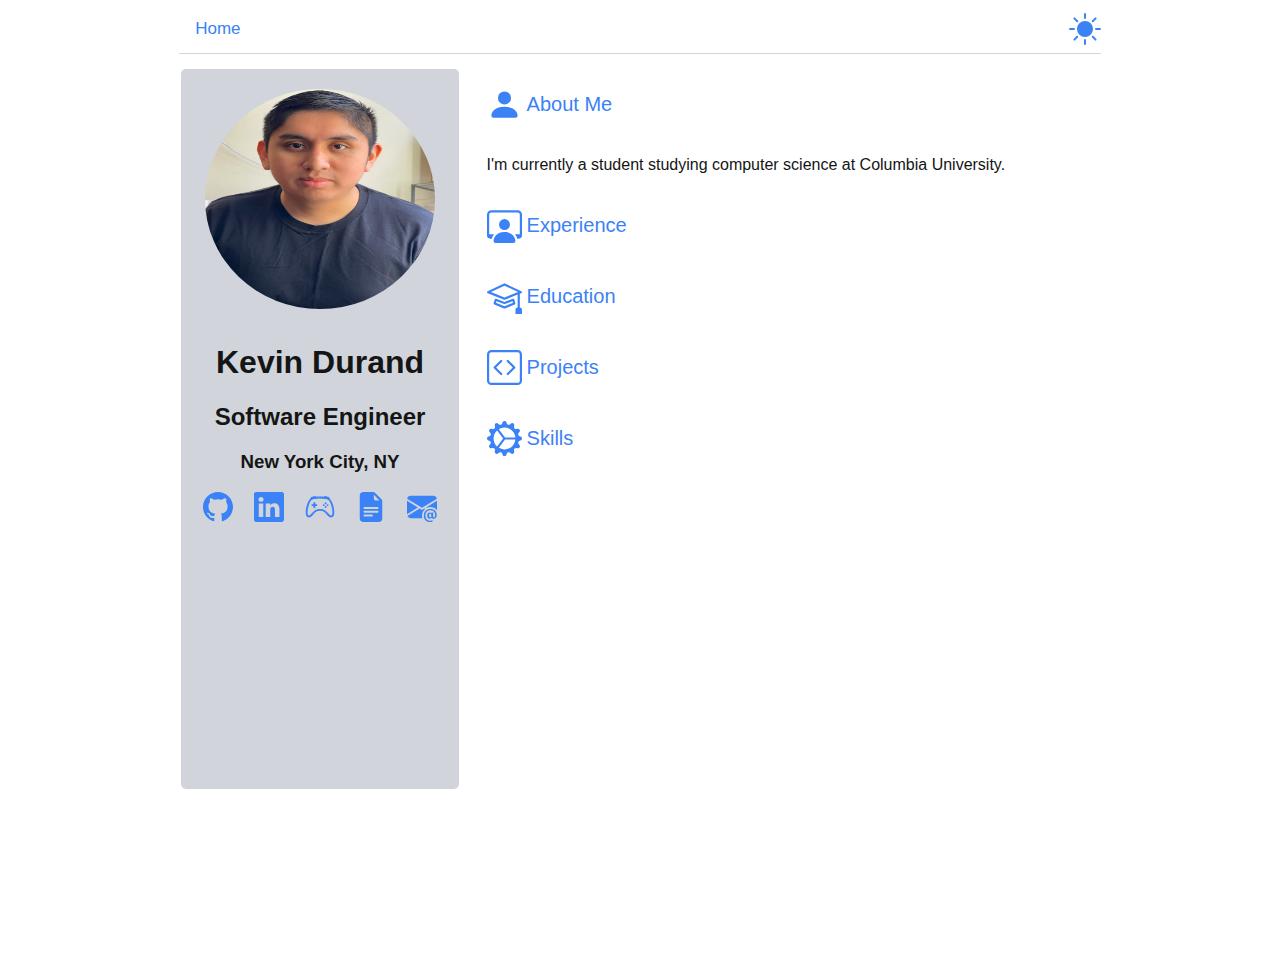
<file: index.html>
<!DOCTYPE html>
<html lang="en" data-theme="light">

<head>
    <meta charset="UTF-8">
    <meta name="viewport" content="width=device-width, initial-scale=1.0">
    <link rel="icon" type="image/x-icon" href="./images/favicon.ico">
    <link rel="stylesheet" href="./normalize.css">
    <link rel="stylesheet" href="./style.css">
    <script src="./main.js"></script>
    <title>Kevin Durand</title>
</head>
<!-- https://icons.getbootstrap.com/?q=file#usage icons!!! -->

<body>
    <nav>
        <a href="#">Home</a>
        <!-- <a href="#">Blog</a> -->
        <button onclick="toggleMode()" id="modebtn">
            <svg xmlns="http://www.w3.org/2000/svg" width="16" height="16" fill="currentColor" class="bi bi-sun-fill"
                viewBox="0 0 16 16">
                <path
                    d="M8 12a4 4 0 1 0 0-8 4 4 0 0 0 0 8M8 0a.5.5 0 0 1 .5.5v2a.5.5 0 0 1-1 0v-2A.5.5 0 0 1 8 0m0 13a.5.5 0 0 1 .5.5v2a.5.5 0 0 1-1 0v-2A.5.5 0 0 1 8 13m8-5a.5.5 0 0 1-.5.5h-2a.5.5 0 0 1 0-1h2a.5.5 0 0 1 .5.5M3 8a.5.5 0 0 1-.5.5h-2a.5.5 0 0 1 0-1h2A.5.5 0 0 1 3 8m10.657-5.657a.5.5 0 0 1 0 .707l-1.414 1.415a.5.5 0 1 1-.707-.708l1.414-1.414a.5.5 0 0 1 .707 0m-9.193 9.193a.5.5 0 0 1 0 .707L3.05 13.657a.5.5 0 0 1-.707-.707l1.414-1.414a.5.5 0 0 1 .707 0m9.193 2.121a.5.5 0 0 1-.707 0l-1.414-1.414a.5.5 0 0 1 .707-.707l1.414 1.414a.5.5 0 0 1 0 .707M4.464 4.465a.5.5 0 0 1-.707 0L2.343 3.05a.5.5 0 1 1 .707-.707l1.414 1.414a.5.5 0 0 1 0 .708" />
            </svg>
        </button>
    </nav>
    <main>
        <aside id="profilebox">
            <div id="imgbox">
                <img src="./images/me.JPG" alt="profile photo">
            </div>
            <h1>Kevin Durand</h1>
            <h2>Software Engineer</h2>
            <h3>New York City, NY</h3>
            <div id="iconspan">
                <div class="icon-container">
                    <a href="https://github.com/kd993595" target="_blank" title="Github Profile Page">
                        <svg xmlns="http://www.w3.org/2000/svg" width="16" height="16" fill="currentColor"
                            class="bi bi-github" viewBox="0 0 16 16">
                            <path
                                d="M8 0C3.58 0 0 3.58 0 8c0 3.54 2.29 6.53 5.47 7.59.4.07.55-.17.55-.38 0-.19-.01-.82-.01-1.49-2.01.37-2.53-.49-2.69-.94-.09-.23-.48-.94-.82-1.13-.28-.15-.68-.52-.01-.53.63-.01 1.08.58 1.23.82.72 1.21 1.87.87 2.33.66.07-.52.28-.87.51-1.07-1.78-.2-3.64-.89-3.64-3.95 0-.87.31-1.59.82-2.15-.08-.2-.36-1.02.08-2.12 0 0 .67-.21 2.2.82.64-.18 1.32-.27 2-.27s1.36.09 2 .27c1.53-1.04 2.2-.82 2.2-.82.44 1.1.16 1.92.08 2.12.51.56.82 1.27.82 2.15 0 3.07-1.87 3.75-3.65 3.95.29.25.54.73.54 1.48 0 1.07-.01 1.93-.01 2.2 0 .21.15.46.55.38A8.01 8.01 0 0 0 16 8c0-4.42-3.58-8-8-8" />
                        </svg>
                    </a>
                </div>
                <div class="icon-container">
                    <a href="https://www.linkedin.com/in/kevin-durand-42310b2a4/" target="_blank" title="Linked Profile">
                        <svg xmlns="http://www.w3.org/2000/svg" width="16" height="16" fill="currentColor"
                            class="bi bi-linkedin" viewBox="0 0 16 16">
                            <path
                                d="M0 1.146C0 .513.526 0 1.175 0h13.65C15.474 0 16 .513 16 1.146v13.708c0 .633-.526 1.146-1.175 1.146H1.175C.526 16 0 15.487 0 14.854zm4.943 12.248V6.169H2.542v7.225zm-1.2-8.212c.837 0 1.358-.554 1.358-1.248-.015-.709-.52-1.248-1.342-1.248S2.4 3.226 2.4 3.934c0 .694.521 1.248 1.327 1.248zm4.908 8.212V9.359c0-.216.016-.432.08-.586.173-.431.568-.878 1.232-.878.869 0 1.216.662 1.216 1.634v3.865h2.401V9.25c0-2.22-1.184-3.252-2.764-3.252-1.274 0-1.845.7-2.165 1.193v.025h-.016l.016-.025V6.169h-2.4c.03.678 0 7.225 0 7.225z" />
                        </svg>
                    </a>
                </div>
                <div class="icon-container">
                    <a href="https://ch.tetr.io/u/platinumkev17" target="_blank" title="Tetris Account">
                        <svg xmlns="http://www.w3.org/2000/svg" width="16" height="16" fill="currentColor"
                            class="bi bi-controller" viewBox="0 0 16 16">
                            <path
                                d="M11.5 6.027a.5.5 0 1 1-1 0 .5.5 0 0 1 1 0m-1.5 1.5a.5.5 0 1 0 0-1 .5.5 0 0 0 0 1m2.5-.5a.5.5 0 1 1-1 0 .5.5 0 0 1 1 0m-1.5 1.5a.5.5 0 1 0 0-1 .5.5 0 0 0 0 1m-6.5-3h1v1h1v1h-1v1h-1v-1h-1v-1h1z" />
                            <path
                                d="M3.051 3.26a.5.5 0 0 1 .354-.613l1.932-.518a.5.5 0 0 1 .62.39c.655-.079 1.35-.117 2.043-.117.72 0 1.443.041 2.12.126a.5.5 0 0 1 .622-.399l1.932.518a.5.5 0 0 1 .306.729q.211.136.373.297c.408.408.78 1.05 1.095 1.772.32.733.599 1.591.805 2.466s.34 1.78.364 2.606c.024.816-.059 1.602-.328 2.21a1.42 1.42 0 0 1-1.445.83c-.636-.067-1.115-.394-1.513-.773-.245-.232-.496-.526-.739-.808-.126-.148-.25-.292-.368-.423-.728-.804-1.597-1.527-3.224-1.527s-2.496.723-3.224 1.527c-.119.131-.242.275-.368.423-.243.282-.494.575-.739.808-.398.38-.877.706-1.513.773a1.42 1.42 0 0 1-1.445-.83c-.27-.608-.352-1.395-.329-2.21.024-.826.16-1.73.365-2.606.206-.875.486-1.733.805-2.466.315-.722.687-1.364 1.094-1.772a2.3 2.3 0 0 1 .433-.335l-.028-.079zm2.036.412c-.877.185-1.469.443-1.733.708-.276.276-.587.783-.885 1.465a14 14 0 0 0-.748 2.295 12.4 12.4 0 0 0-.339 2.406c-.022.755.062 1.368.243 1.776a.42.42 0 0 0 .426.24c.327-.034.61-.199.929-.502.212-.202.4-.423.615-.674.133-.156.276-.323.44-.504C4.861 9.969 5.978 9.027 8 9.027s3.139.942 3.965 1.855c.164.181.307.348.44.504.214.251.403.472.615.674.318.303.601.468.929.503a.42.42 0 0 0 .426-.241c.18-.408.265-1.02.243-1.776a12.4 12.4 0 0 0-.339-2.406 14 14 0 0 0-.748-2.295c-.298-.682-.61-1.19-.885-1.465-.264-.265-.856-.523-1.733-.708-.85-.179-1.877-.27-2.913-.27s-2.063.091-2.913.27" />
                        </svg>
                    </a>
                </div>
                <div class="icon-container">
                    <a href="/assets/Resume.pdf" target="_blank" title="Resume Copy">
                        <svg xmlns="http://www.w3.org/2000/svg" width="16" height="16" fill="currentColor"
                            class="bi bi-file-earmark-text-fill" viewBox="0 0 16 16">
                            <path
                                d="M9.293 0H4a2 2 0 0 0-2 2v12a2 2 0 0 0 2 2h8a2 2 0 0 0 2-2V4.707A1 1 0 0 0 13.707 4L10 .293A1 1 0 0 0 9.293 0M9.5 3.5v-2l3 3h-2a1 1 0 0 1-1-1M4.5 9a.5.5 0 0 1 0-1h7a.5.5 0 0 1 0 1zM4 10.5a.5.5 0 0 1 .5-.5h7a.5.5 0 0 1 0 1h-7a.5.5 0 0 1-.5-.5m.5 2.5a.5.5 0 0 1 0-1h4a.5.5 0 0 1 0 1z" />
                        </svg>
                    </a>
                </div>
                <div class="icon-container">
                    <a href="mailto:kpd2136@columbia.edu" title="Email">
                        <svg xmlns="http://www.w3.org/2000/svg" width="16" height="16" fill="currentColor" class="bi bi-envelope-at-fill" viewBox="0 0 16 16">
                            <path d="M2 2A2 2 0 0 0 .05 3.555L8 8.414l7.95-4.859A2 2 0 0 0 14 2zm-2 9.8V4.698l5.803 3.546zm6.761-2.97-6.57 4.026A2 2 0 0 0 2 14h6.256A4.5 4.5 0 0 1 8 12.5a4.49 4.49 0 0 1 1.606-3.446l-.367-.225L8 9.586zM16 9.671V4.697l-5.803 3.546.338.208A4.5 4.5 0 0 1 12.5 8c1.414 0 2.675.652 3.5 1.671"/>
                            <path d="M15.834 12.244c0 1.168-.577 2.025-1.587 2.025-.503 0-1.002-.228-1.12-.648h-.043c-.118.416-.543.643-1.015.643-.77 0-1.259-.542-1.259-1.434v-.529c0-.844.481-1.4 1.26-1.4.585 0 .87.333.953.63h.03v-.568h.905v2.19c0 .272.18.42.411.42.315 0 .639-.415.639-1.39v-.118c0-1.277-.95-2.326-2.484-2.326h-.04c-1.582 0-2.64 1.067-2.64 2.724v.157c0 1.867 1.237 2.654 2.57 2.654h.045c.507 0 .935-.07 1.18-.18v.731c-.219.1-.643.175-1.237.175h-.044C10.438 16 9 14.82 9 12.646v-.214C9 10.36 10.421 9 12.485 9h.035c2.12 0 3.314 1.43 3.314 3.034zm-4.04.21v.227c0 .586.227.8.581.8.31 0 .564-.17.564-.743v-.367c0-.516-.275-.708-.572-.708-.346 0-.573.245-.573.791"/>
                          </svg>
                    </a>
                </div>
            </div>
        </aside>
        <section>
            <div class="boxes">
                <button class="collapsible"><svg xmlns="http://www.w3.org/2000/svg" width="16" height="16"
                        fill="currentColor" class="bi bi-person-fill" viewBox="0 0 16 16">
                        <path d="M3 14s-1 0-1-1 1-4 6-4 6 3 6 4-1 1-1 1zm5-6a3 3 0 1 0 0-6 3 3 0 0 0 0 6" />
                    </svg>About Me</button>
                <div class="content">
                    <p>I'm currently a student studying computer science at Columbia University.</p>
                </div>
            </div>
            <div class="boxes">
                <button class="collapsible"><svg xmlns="http://www.w3.org/2000/svg" width="16" height="16"
                        fill="currentColor" class="bi bi-person-workspace" viewBox="0 0 16 16">
                        <path d="M4 16s-1 0-1-1 1-4 5-4 5 3 5 4-1 1-1 1zm4-5.95a2.5 2.5 0 1 0 0-5 2.5 2.5 0 0 0 0 5" />
                        <path
                            d="M2 1a2 2 0 0 0-2 2v9.5A1.5 1.5 0 0 0 1.5 14h.653a5.4 5.4 0 0 1 1.066-2H1V3a1 1 0 0 1 1-1h12a1 1 0 0 1 1 1v9h-2.219c.554.654.89 1.373 1.066 2h.653a1.5 1.5 0 0 0 1.5-1.5V3a2 2 0 0 0-2-2z" />
                    </svg>Experience</button>
                <div class="content">
                    <h4>Research Software Engineer Intern</h4>
                    <p>Summer 2025 - <a href="https://www.voloridge.com/">Voloridge</a></p>
                    <ul>
                        <li>Optimize systems to perform data analysis from data pipeline</li>
                        <li>Created new tooling using C++ for visualization of data</li>
                    </ul>
                    <h4>Research Lab Assistant</h4>
                    <p>Fall 2024 - <a href="https://lab.history.columbia.edu/">History Lab</a></p>
                    <ul>
                        <li>Create Knowledge Graph from existing entity relationship data</li>
                        <li>Aggregate and connect information from sources such as <a
                                href="https://www.wikidata.org/wiki/Wikidata:Main_Page">Wikidata</a></li>
                        <li>Create RAG pipeline from Knowledge Graph for natural language querying</li>
                    </ul>
                    <h4>Freelancing</h4>
                    <p>Summer 2024 - <a href="https://www.dataannotation.tech/">Data Annotation Tech</a></p>
                    <ul>
                        <li>Compare LLM model output to determine model accuracy and quality</li>
                        <li>Fix and improve code quality from LLM model in various programming languages</li>
                    </ul>
                </div>
            </div>
            <div class="boxes">
                <button class="collapsible"><svg xmlns="http://www.w3.org/2000/svg" width="16" height="16"
                        fill="currentColor" class="bi bi-mortarboard" viewBox="0 0 16 16">
                        <path
                            d="M8.211 2.047a.5.5 0 0 0-.422 0l-7.5 3.5a.5.5 0 0 0 .025.917l7.5 3a.5.5 0 0 0 .372 0L14 7.14V13a1 1 0 0 0-1 1v2h3v-2a1 1 0 0 0-1-1V6.739l.686-.275a.5.5 0 0 0 .025-.917zM8 8.46 1.758 5.965 8 3.052l6.242 2.913z" />
                        <path
                            d="M4.176 9.032a.5.5 0 0 0-.656.327l-.5 1.7a.5.5 0 0 0 .294.605l4.5 1.8a.5.5 0 0 0 .372 0l4.5-1.8a.5.5 0 0 0 .294-.605l-.5-1.7a.5.5 0 0 0-.656-.327L8 10.466zm-.068 1.873.22-.748 3.496 1.311a.5.5 0 0 0 .352 0l3.496-1.311.22.748L8 12.46z" />
                    </svg>Education</button>
                <div class="content">
                    <h4>B.S. in Computer Science</h4>
                    <p>2022 - 2024, <a href="https://www.columbia.edu/">Columbia University</a></p>
                </div>
            </div>
            <div class="boxes">
                <button class="collapsible"><svg xmlns="http://www.w3.org/2000/svg" width="16" height="16" fill="currentColor" class="bi bi-code-square" viewBox="0 0 16 16">
                        <path d="M14 1a1 1 0 0 1 1 1v12a1 1 0 0 1-1 1H2a1 1 0 0 1-1-1V2a1 1 0 0 1 1-1zM2 0a2 2 0 0 0-2 2v12a2 2 0 0 0 2 2h12a2 2 0 0 0 2-2V2a2 2 0 0 0-2-2z" />
                        <path d="M6.854 4.646a.5.5 0 0 1 0 .708L4.207 8l2.647 2.646a.5.5 0 0 1-.708.708l-3-3a.5.5 0 0 1 0-.708l3-3a.5.5 0 0 1 .708 0m2.292 0a.5.5 0 0 0 0 .708L11.793 8l-2.647 2.646a.5.5 0 0 0 .708.708l3-3a.5.5 0 0 0 0-.708l-3-3a.5.5 0 0 0-.708 0" />
                    </svg>Projects</button>
                <div class="content">
                    <h4><a href="https://github.com/treeform-system/rootdb">RootDB</a></h4>
                    <ul>
                        <li>Embedded Relational Database</li>
                        <li>Written in pure Golang with zero dependencies</li>
                        <li>Modular system to provide higher customizability than SQLite</li>
                    </ul>
                    <h4><a href="https://github.com/kd993595/pacmanMachineLearning">Pacman Machine Learning</a></h4>
                    <ul>
                        <li>Training pacman agents using Deep Q-learning and NEAT-ai for neural network agents</li>
                    </ul>
                    <h4><a href="https://github.com/kd993595/MonkeyInterpreter">Monkey Language Interpreter</a></h4>
                    <ul>
                        <li>Language Interpreter including tokenizer, parser, and AST evaluation in Golang following the
                            book</li>
                    </ul>
                    <h4><a href="https://github.com/kd993595/prefix-complete">Haskell SAT Solver</a></h4>
                    <ul>
                        <li>Haskell program that takes in cnf file for boolean expression and determines Satisfiability</li>
                    </ul>
                </div>
            </div>
            <div class="boxes">
                <button class="collapsible"><svg xmlns="http://www.w3.org/2000/svg" width="16" height="16"
                        fill="currentColor" class="bi bi-gear-wide-connected" viewBox="0 0 16 16">
                        <path
                            d="M7.068.727c.243-.97 1.62-.97 1.864 0l.071.286a.96.96 0 0 0 1.622.434l.205-.211c.695-.719 1.888-.03 1.613.931l-.08.284a.96.96 0 0 0 1.187 1.187l.283-.081c.96-.275 1.65.918.931 1.613l-.211.205a.96.96 0 0 0 .434 1.622l.286.071c.97.243.97 1.62 0 1.864l-.286.071a.96.96 0 0 0-.434 1.622l.211.205c.719.695.03 1.888-.931 1.613l-.284-.08a.96.96 0 0 0-1.187 1.187l.081.283c.275.96-.918 1.65-1.613.931l-.205-.211a.96.96 0 0 0-1.622.434l-.071.286c-.243.97-1.62.97-1.864 0l-.071-.286a.96.96 0 0 0-1.622-.434l-.205.211c-.695.719-1.888.03-1.613-.931l.08-.284a.96.96 0 0 0-1.186-1.187l-.284.081c-.96.275-1.65-.918-.931-1.613l.211-.205a.96.96 0 0 0-.434-1.622l-.286-.071c-.97-.243-.97-1.62 0-1.864l.286-.071a.96.96 0 0 0 .434-1.622l-.211-.205c-.719-.695-.03-1.888.931-1.613l.284.08a.96.96 0 0 0 1.187-1.186l-.081-.284c-.275-.96.918-1.65 1.613-.931l.205.211a.96.96 0 0 0 1.622-.434zM12.973 8.5H8.25l-2.834 3.779A4.998 4.998 0 0 0 12.973 8.5m0-1a4.998 4.998 0 0 0-7.557-3.779l2.834 3.78zM5.048 3.967l-.087.065zm-.431.355A4.98 4.98 0 0 0 3.002 8c0 1.455.622 2.765 1.615 3.678L7.375 8zm.344 7.646.087.065z" />
                    </svg>Skills</button>
                <div class="content">
                    <h4>Programming Languages</h4>
                    <p>Python, Golang, C/C++, Javascript, Haskell, C#, SQL, Java</p>
                    <h4>Software Tools</h4>
                    <p>Git, Docker, Database engines (ie. MYSQL, Postgres), Neo4j, MongoDB</p>
                    <h4>Fluent Languages</h4>
                    <p>English, Spanish</p>
                </div>
            </div>
        </section>

    </main>
</body>

</html>
</file>
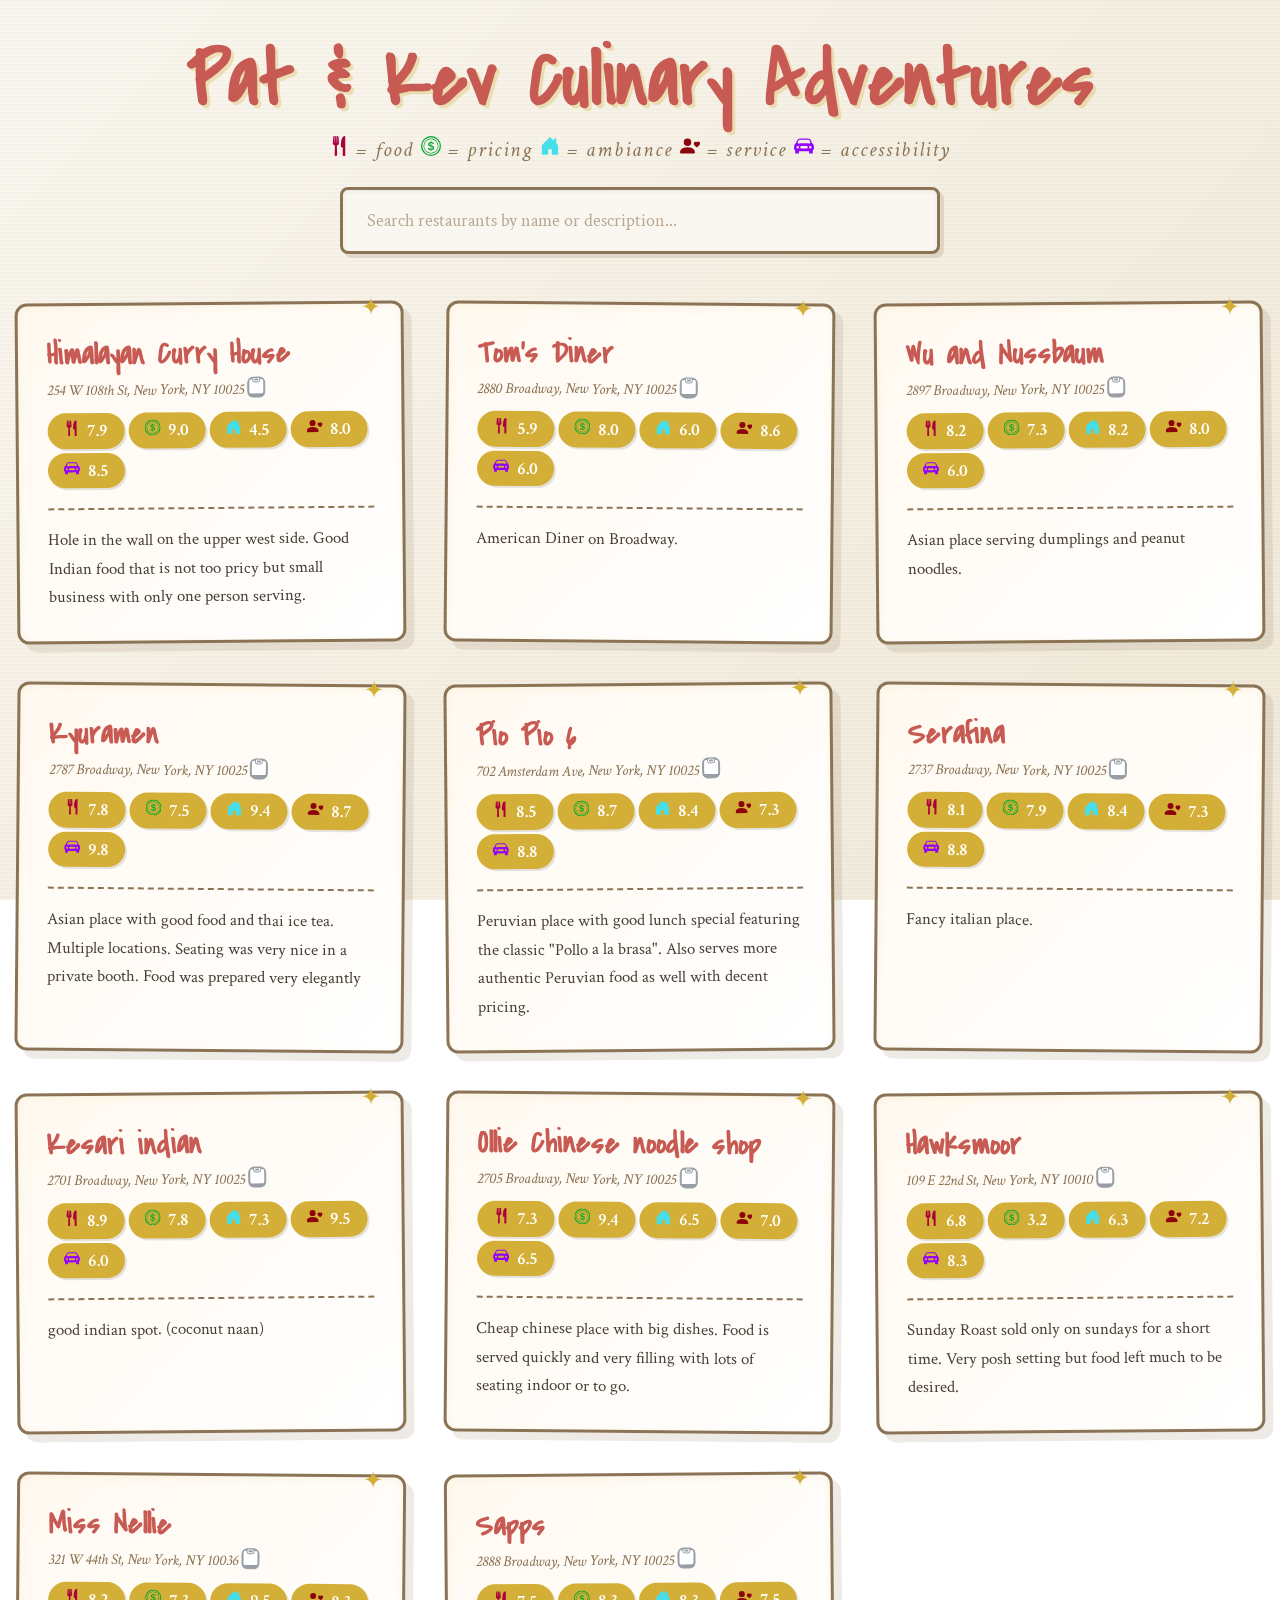
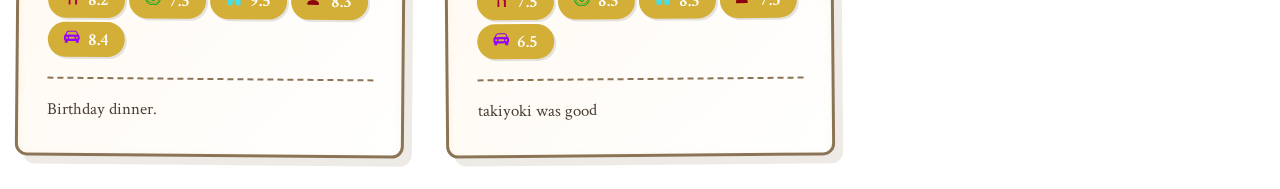
<file: restaurants/index.html>
<!DOCTYPE html>
<html lang="en">

<head>
  <meta charset="UTF-8" />
  <meta name="viewport" content="width=device-width, initial-scale=1.0" />
  <title>Restaurant Journey</title>
  <link
    href="https://fonts.googleapis.com/css2?family=Covered+By+Your+Grace&family=Crimson+Text:wght@400;600&display=swap"
    rel="stylesheet" />
  <link rel="stylesheet" type="text/css" href="./style.css" />
  <script src="./main.js" defer></script>
  <link rel="icon" type="image/x-icon" href="./restaurant-icon.png">
</head>

<body>
  <div class="container">
    <header>
      <h1>Pat &amp; Kev Culinary Adventures</h1>
      <p id="subtitle">
        <object width="20px" height="20px" data="./svg/food.svg"></object>
        = food
        <object width="20px" height="20px" data="./svg/money.svg"></object>
        = pricing
        <object width="20px" height="20px" data="./svg/home.svg"></object>
        = ambiance
        <object width="20px" height="20px" data="./svg/people.svg"></object>
        = service
        <object width="20px" height="20px" data="./svg/car.svg"></object>
        = accessibility
      </p>
    </header>

    <div class="search-container">
      <input type="text" class="search-box" id="searchInput"
        placeholder="Search restaurants by name or description..." />
    </div>

    <div class="grid" id="restaurantGrid">
      <!-- restaurants -->

      <section class="card" data-search="himalayan curry house indian">
        <div class="card-header">
          <h2 class="restaurant-name">Himalayan Curry House</h2>
          <p class="address">
            254 W 108th St, New York, NY 10025
            <button type="button" class="clipboard">
              <img src="./svg/clipboard.svg" alt="clipboard">
            </button>
          </p>

          <span class="rating food">7.9</span>
          <span class="rating money">9.0</span>
          <span class="rating ambience">4.5</span>
          <span class="rating service">8.0</span>
          <span class="rating access">8.5</span>
        </div>

        <p class="description">Hole in the wall on the upper west side. Good Indian food that is not too pricy but small
          business with only one person serving.</p>
      </section>

      <section class="card" data-search="tom diner american">
        <div class="card-header">
          <h2 class="restaurant-name">Tom's Diner</h2>
          <p class="address">
            2880 Broadway, New York, NY 10025
            <button type="button" class="clipboard">
              <img src="./svg/clipboard.svg" alt="clipboard">
            </button>
          </p>

          <span class="rating food">5.9</span>
          <span class="rating money">8.0</span>
          <span class="rating ambience">6.0</span>
          <span class="rating service">8.6</span>
          <span class="rating access">6.0</span>
        </div>

        <p class="description">American Diner on Broadway.</p>
      </section>

      <section class="card" data-search="asian wu and nussbaum">
        <div class="card-header">
          <h2 class="restaurant-name">Wu and Nussbaum</h2>
          <p class="address">
            2897 Broadway, New York, NY 10025
            <button type="button" class="clipboard">
              <img src="./svg/clipboard.svg" alt="clipboard">
            </button>
          </p>

          <span class="rating food">8.2</span>
          <span class="rating money">7.3</span>
          <span class="rating ambience">8.2</span>
          <span class="rating service">8.0</span>
          <span class="rating access">6.0</span>
        </div>

        <p class="description">Asian place serving dumplings and peanut noodles.</p>
      </section>

      <section class="card" data-search="asian kyuramen">
        <div class="card-header">
          <h2 class="restaurant-name">Kyuramen</h2>
          <p class="address">
            2787 Broadway, New York, NY 10025
            <button type="button" class="clipboard">
              <img src="./svg/clipboard.svg" alt="clipboard">
            </button>
          </p>

          <span class="rating food">7.8</span>
          <span class="rating money">7.5</span>
          <span class="rating ambience">9.4</span>
          <span class="rating service">8.7</span>
          <span class="rating access">9.8</span>
        </div>

        <p class="description">Asian place with good food and thai ice tea. Multiple locations. Seating was very nice in
          a private booth. Food was prepared very elegantly</p>
      </section>

      <section class="card" data-search="peruvian pio">
        <div class="card-header">
          <h2 class="restaurant-name">Pio Pio 6</h2>
          <p class="address">
            702 Amsterdam Ave, New York, NY 10025
            <button type="button" class="clipboard">
              <img src="./svg/clipboard.svg" alt="clipboard">
            </button>
          </p>

          <span class="rating food">8.5</span>
          <span class="rating money">8.7</span>
          <span class="rating ambience">8.4</span>
          <span class="rating service">7.3</span>
          <span class="rating access">8.8</span>
        </div>

        <p class="description">Peruvian place with good lunch special featuring the classic "Pollo a la brasa". Also
          serves more authentic Peruvian food as well with decent pricing.</p>
      </section>


      <section class="card" data-search="serafina italian">
        <div class="card-header">
          <h2 class="restaurant-name">Serafina</h2>
          <p class="address">
            2737 Broadway, New York, NY 10025
            <button type="button" class="clipboard">
              <img src="./svg/clipboard.svg" alt="clipboard">
            </button>
          </p>

          <span class="rating food">8.1</span>
          <span class="rating money">7.9</span>
          <span class="rating ambience">8.4</span>
          <span class="rating service">7.3</span>
          <span class="rating access">8.8</span>
        </div>

        <p class="description">Fancy italian place.</p>
      </section>

      <section class="card" data-search="kesari indian">
        <div class="card-header">
          <h2 class="restaurant-name">Kesari indian</h2>
          <p class="address">
            2701 Broadway, New York, NY 10025
            <button type="button" class="clipboard">
              <img src="./svg/clipboard.svg" alt="clipboard">
            </button>
          </p>

          <span class="rating food">8.9</span>
          <span class="rating money">7.8</span>
          <span class="rating ambience">7.3</span>
          <span class="rating service">9.5</span>
          <span class="rating access">6.0</span>
        </div>

        <p class="description">good indian spot. (coconut naan)</p>
      </section>

      <section class="card" data-search="chinese ollie noodle">
        <div class="card-header">
          <h2 class="restaurant-name">Ollie Chinese noodle shop</h2>
          <p class="address">
            2705 Broadway, New York, NY 10025
            <button type="button" class="clipboard">
              <img src="./svg/clipboard.svg" alt="clipboard">
            </button>
          </p>

          <span class="rating food">7.3</span>
          <span class="rating money">9.4</span>
          <span class="rating ambience">6.5</span>
          <span class="rating service">7.0</span>
          <span class="rating access">6.5</span>
        </div>

        <p class="description">Cheap chinese place with big dishes. Food is served quickly and very filling with lots of
          seating indoor or to go.</p>
      </section>

      <section class="card" data-search="hawksmoor london roast">
        <div class="card-header">
          <h2 class="restaurant-name">Hawksmoor</h2>
          <p class="address">
            109 E 22nd St, New York, NY 10010
            <button type="button" class="clipboard">
              <img src="./svg/clipboard.svg" alt="clipboard">
            </button>
          </p>

          <span class="rating food">6.8</span>
          <span class="rating money">3.2</span>
          <span class="rating ambience">6.3</span>
          <span class="rating service">7.2</span>
          <span class="rating access">8.3</span>
        </div>

        <p class="description">Sunday Roast sold only on sundays for a short time. Very posh setting but food left much
          to be desired.</p>
      </section>

      <section class="card" data-search="miss nellie american">
        <div class="card-header">
          <h2 class="restaurant-name">Miss Nellie</h2>
          <p class="address">
            321 W 44th St, New York, NY 10036
            <button type="button" class="clipboard">
              <img src="./svg/clipboard.svg" alt="clipboard">
            </button>
          </p>

          <span class="rating food">8.2</span>
          <span class="rating money">7.3</span>
          <span class="rating ambience">9.5</span>
          <span class="rating service">8.3</span>
          <span class="rating access">8.4</span>
        </div>

        <p class="description">Birthday dinner.</p>
      </section>

      <section class="card" data-search="asian sapps">
        <div class="card-header">
          <h2 class="restaurant-name">Sapps</h2>
          <p class="address">
            2888 Broadway, New York, NY 10025
            <button type="button" class="clipboard">
              <img src="./svg/clipboard.svg" alt="clipboard">
            </button>
          </p>

          <span class="rating food">7.5</span>
          <span class="rating money">8.3</span>
          <span class="rating ambience">8.3</span>
          <span class="rating service">7.5</span>
          <span class="rating access">6.5</span>
        </div>

        <p class="description">takiyoki was good</p>
      </section>

      <div class="no-results" id="noResults" style="display: none">
        No restaurants found. Try a different search!
      </div>
    </div>
</body>

</html>
</file>
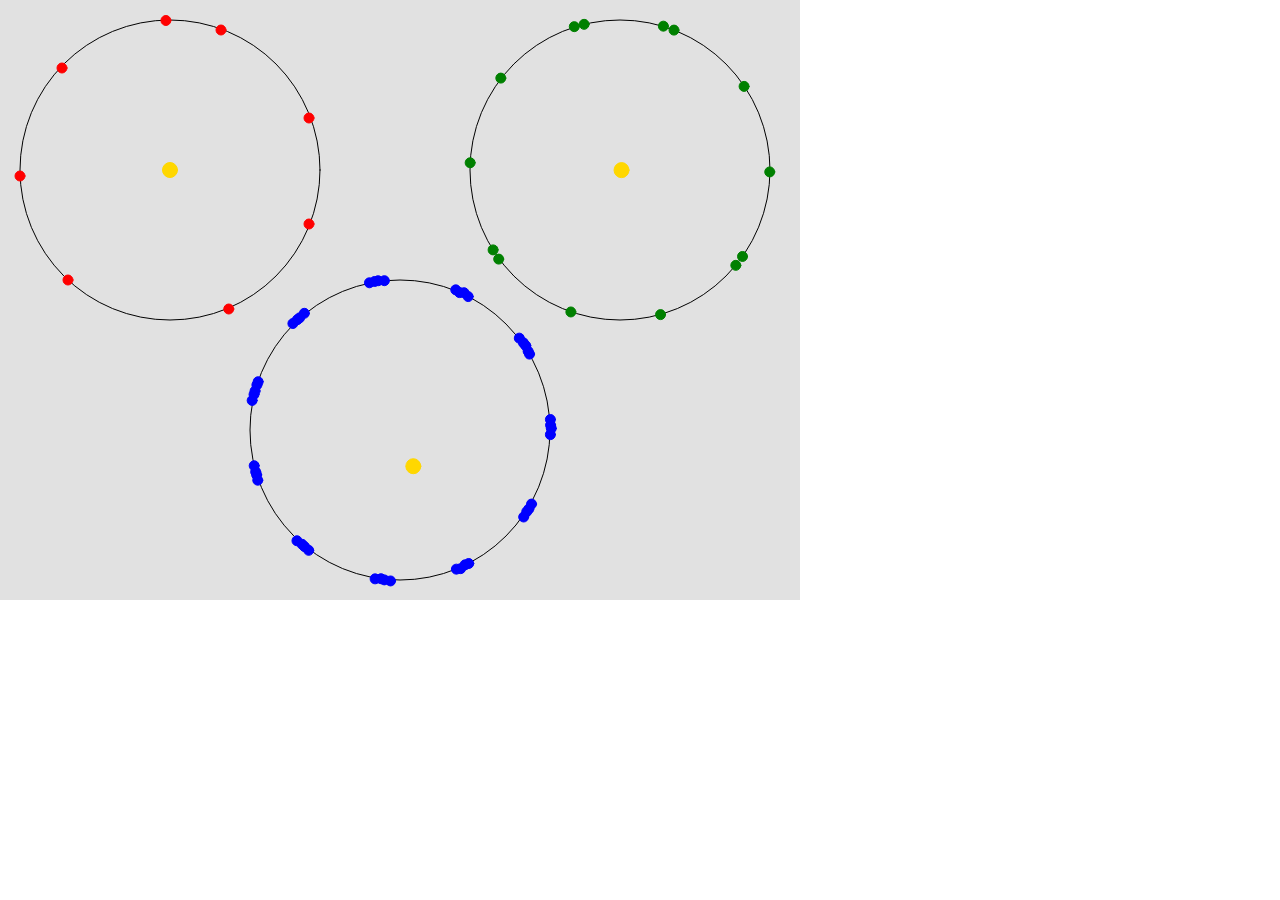
<file: dataviz/a0_template/index.html>
<!DOCTYPE html>
<html lang="">
  <head>
    <meta charset="utf-8">
    <meta name="viewport" content="width=device-width, initial-scale=1.0">
    <title>p5.js example</title>
    <style> body {padding: 0; margin: 0;} </style>
    <script src="p5.min.js"></script>
    <script src="sketch.js"></script>
  </head>
  <body>
  </body>
</html>
</file>
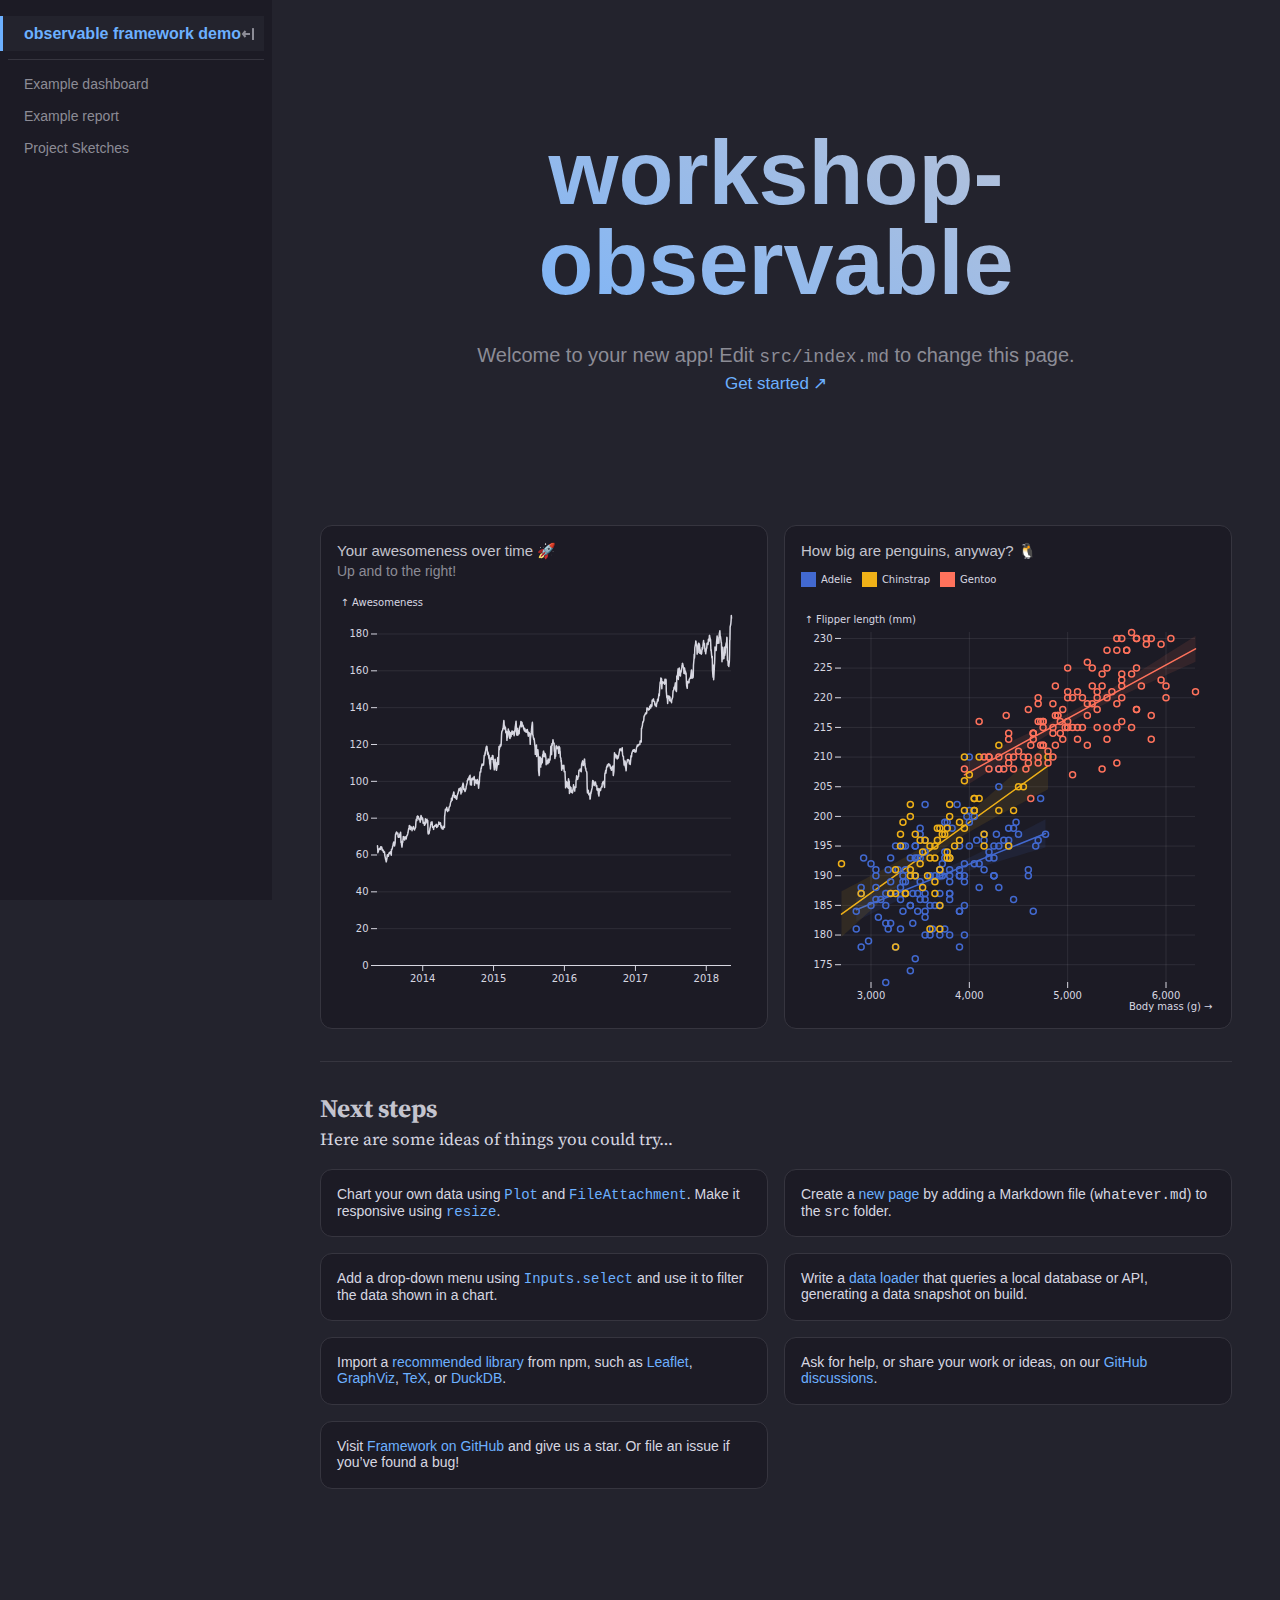
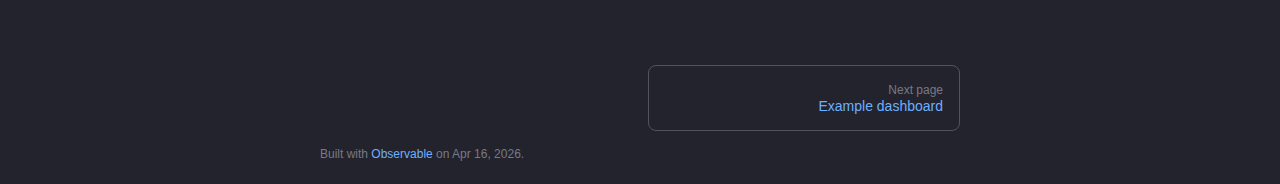
<file: dataviz/observable/index.html>
<!DOCTYPE html>
<html>
<head>
<meta charset="utf-8">
<meta name="viewport" content="width=device-width, initial-scale=1, maximum-scale=1">
<meta name="generator" content="Observable Framework v1.13.4">
<title>observable framework demo</title>
<link rel="preconnect" href="https://fonts.gstatic.com" crossorigin>
<link rel="preload" as="style" href="https://fonts.googleapis.com/css2?family=Source+Serif+4:ital,opsz,wght@0,8..60,200..900;1,8..60,200..900&amp;display=swap" crossorigin>
<link rel="preload" as="style" href="./_observablehq/theme-slate.55e203da.css">
<link rel="stylesheet" type="text/css" href="https://fonts.googleapis.com/css2?family=Source+Serif+4:ital,opsz,wght@0,8..60,200..900;1,8..60,200..900&amp;display=swap" crossorigin>
<link rel="stylesheet" type="text/css" href="./_observablehq/theme-slate.55e203da.css">
<link rel="modulepreload" href="./_observablehq/client.5c89c71d.js">
<link rel="modulepreload" href="./_observablehq/runtime.607a8173.js">
<link rel="modulepreload" href="./_observablehq/stdlib.5791a045.js">
<link rel="modulepreload" href="./_npm/@observablehq/plot@0.6.17/a96a6bbb.js">
<link rel="modulepreload" href="./_npm/d3@7.9.0/66d82917.js">
<link rel="modulepreload" href="./_npm/isoformat@0.2.1/18cbf477.js">
<link rel="modulepreload" href="./_npm/interval-tree-1d@1.0.4/53fe8176.js">
<link rel="modulepreload" href="./_npm/d3-array@3.2.4/e93ca09f.js">
<link rel="modulepreload" href="./_npm/d3-axis@3.0.0/0f2de24d.js">
<link rel="modulepreload" href="./_npm/d3-brush@3.0.0/65eb105b.js">
<link rel="modulepreload" href="./_npm/d3-chord@3.0.1/7ef8fb2e.js">
<link rel="modulepreload" href="./_npm/d3-color@3.1.0/aeb57b94.js">
<link rel="modulepreload" href="./_npm/d3-contour@4.0.2/1d2aed74.js">
<link rel="modulepreload" href="./_npm/d3-delaunay@6.0.4/87adea64.js">
<link rel="modulepreload" href="./_npm/d3-dispatch@3.0.1/9ba9c7f3.js">
<link rel="modulepreload" href="./_npm/d3-drag@3.0.0/4202580c.js">
<link rel="modulepreload" href="./_npm/d3-dsv@3.0.1/9cffc2bd.js">
<link rel="modulepreload" href="./_npm/d3-ease@3.0.1/cdd7e898.js">
<link rel="modulepreload" href="./_npm/d3-fetch@3.0.1/b4e2ad9a.js">
<link rel="modulepreload" href="./_npm/d3-force@3.0.0/5e804d15.js">
<link rel="modulepreload" href="./_npm/d3-format@3.1.2/3785bf2d.js">
<link rel="modulepreload" href="./_npm/d3-geo@3.1.1/40599fb3.js">
<link rel="modulepreload" href="./_npm/d3-hierarchy@3.1.2/e49e792c.js">
<link rel="modulepreload" href="./_npm/d3-interpolate@3.0.1/8d1e5425.js">
<link rel="modulepreload" href="./_npm/d3-path@3.1.0/20d3f133.js">
<link rel="modulepreload" href="./_npm/d3-polygon@3.0.1/7553081f.js">
<link rel="modulepreload" href="./_npm/d3-quadtree@3.0.1/0dfd751c.js">
<link rel="modulepreload" href="./_npm/d3-random@3.0.1/3c90ee06.js">
<link rel="modulepreload" href="./_npm/d3-scale@4.0.2/720b7f0a.js">
<link rel="modulepreload" href="./_npm/d3-scale-chromatic@3.1.0/ba24c2e7.js">
<link rel="modulepreload" href="./_npm/d3-selection@3.0.0/4d94e5b7.js">
<link rel="modulepreload" href="./_npm/d3-shape@3.2.0/6d3a6726.js">
<link rel="modulepreload" href="./_npm/d3-time@3.1.0/9f03c579.js">
<link rel="modulepreload" href="./_npm/d3-time-format@4.1.0/07c9626f.js">
<link rel="modulepreload" href="./_npm/d3-timer@3.0.1/b58a267d.js">
<link rel="modulepreload" href="./_npm/d3-transition@3.0.1/004da2ac.js">
<link rel="modulepreload" href="./_npm/d3-zoom@3.0.0/b5786b3f.js">
<link rel="modulepreload" href="./_npm/binary-search-bounds@2.0.5/cbf6ba23.js">
<link rel="modulepreload" href="./_npm/internmap@2.0.3/e08981d9.js">
<link rel="modulepreload" href="./_npm/delaunator@5.1.0/d4ec0aa1.js">
<link rel="modulepreload" href="./_npm/robust-predicates@3.0.3/42820bfa.js">
<link rel="icon" href="./_file/observable.1af93621.png" type="image/png" sizes="32x32">
<script type="module">

import {define} from "./_observablehq/client.5c89c71d.js";

define({id: "7935742a", mode: "inline", inputs: ["resize","Plot","aapl","display"], body: async (resize,Plot,aapl,display) => {
display(await(
    resize((width) => Plot.plot({
      title: "Your awesomeness over time 🚀",
      subtitle: "Up and to the right!",
      width,
      y: {grid: true, label: "Awesomeness"},
      marks: [
        Plot.ruleY([0]),
        Plot.lineY(aapl, {x: "Date", y: "Close", tip: true})
      ]
    }))
  
))
}});

define({id: "699041c1", mode: "inline", inputs: ["resize","Plot","penguins","display"], body: async (resize,Plot,penguins,display) => {
display(await(
    resize((width) => Plot.plot({
      title: "How big are penguins, anyway? 🐧",
      width,
      grid: true,
      x: {label: "Body mass (g)"},
      y: {label: "Flipper length (mm)"},
      color: {legend: true},
      marks: [
        Plot.linearRegressionY(penguins, {x: "body_mass_g", y: "flipper_length_mm", stroke: "species"}),
        Plot.dot(penguins, {x: "body_mass_g", y: "flipper_length_mm", stroke: "species", tip: true})
      ]
    }))
  
))
}});

</script>
</head>
<body>
<input id="observablehq-sidebar-toggle" type="checkbox" title="Toggle sidebar">
<label id="observablehq-sidebar-backdrop" for="observablehq-sidebar-toggle"></label>
<nav id="observablehq-sidebar">
  <ol>
    <label id="observablehq-sidebar-close" for="observablehq-sidebar-toggle"></label>
    <li class="observablehq-link observablehq-link-active"><a href="./">observable framework demo</a></li>
  </ol>
  <ol>
    <li class="observablehq-link"><a href="./example-dashboard">Example dashboard</a></li>
    <li class="observablehq-link"><a href="./example-report">Example report</a></li>
    <li class="observablehq-link"><a href="./project">Project Sketches</a></li>
  </ol>
</nav>
<script>{const e=document.querySelector("#observablehq-sidebar"),o=document.querySelector("#observablehq-sidebar-toggle"),r=sessionStorage.getItem("observablehq-sidebar");r?o.checked=r==="true":o.indeterminate=!0;for(const t of document.querySelectorAll("#observablehq-sidebar summary")){const s=t.parentElement;switch(sessionStorage.getItem(`observablehq-sidebar:${t.textContent}`)){case"true":s.open=!0;break;case"false":s.classList.contains("observablehq-section-active")||(s.open=!1);break}}addEventListener("beforeunload",()=>sessionStorage.setItem("observablehq-sidebar-scrolly",`${e.scrollTop}`));const a=sessionStorage.getItem("observablehq-sidebar-scrolly");a!=null&&(e.style.cssText="overflow: hidden;",e.scrollTop=+a,e.style.cssText="");}</script>
<div id="observablehq-center">
<main id="observablehq-main" class="observablehq">
<div class="hero">
  <h1>workshop-observable</h1>
  <h2>Welcome to your new app! Edit&nbsp;<code style="font-size: 90%;">src/index.md</code> to change this page.</h2>
  <a href="https://observablehq.com/framework/getting-started" target="_blank" rel="noopener noreferrer">Get started<span style="display: inline-block; margin-left: 0.25rem;">↗︎</span></a>
</div>
<div class="grid grid-cols-2" style="grid-auto-rows: 504px;">
  <div class="card"><observablehq-loading></observablehq-loading><!--:7935742a:--></div>
  <div class="card"><observablehq-loading></observablehq-loading><!--:699041c1:--></div>
</div>
<hr>
<h2 id="next-steps" tabindex="-1"><a class="observablehq-header-anchor" href="#next-steps">Next steps</a></h2>
<p>Here are some ideas of things you could try…</p>
<div class="grid grid-cols-4">
  <div class="card">
    Chart your own data using <a href="https://observablehq.com/framework/lib/plot" target="_blank" rel="noopener noreferrer"><code>Plot</code></a> and <a href="https://observablehq.com/framework/files" target="_blank" rel="noopener noreferrer"><code>FileAttachment</code></a>. Make it responsive using <a href="https://observablehq.com/framework/javascript#resize(render)" target="_blank" rel="noopener noreferrer"><code>resize</code></a>.
  </div>
  <div class="card">
    Create a <a href="https://observablehq.com/framework/project-structure" target="_blank" rel="noopener noreferrer">new page</a> by adding a Markdown file (<code>whatever.md</code>) to the <code>src</code> folder.
  </div>
  <div class="card">
    Add a drop-down menu using <a href="https://observablehq.com/framework/inputs/select" target="_blank" rel="noopener noreferrer"><code>Inputs.select</code></a> and use it to filter the data shown in a chart.
  </div>
  <div class="card">
    Write a <a href="https://observablehq.com/framework/loaders" target="_blank" rel="noopener noreferrer">data loader</a> that queries a local database or API, generating a data snapshot on build.
  </div>
  <div class="card">
    Import a <a href="https://observablehq.com/framework/imports" target="_blank" rel="noopener noreferrer">recommended library</a> from npm, such as <a href="https://observablehq.com/framework/lib/leaflet" target="_blank" rel="noopener noreferrer">Leaflet</a>, <a href="https://observablehq.com/framework/lib/dot" target="_blank" rel="noopener noreferrer">GraphViz</a>, <a href="https://observablehq.com/framework/lib/tex" target="_blank" rel="noopener noreferrer">TeX</a>, or <a href="https://observablehq.com/framework/lib/duckdb" target="_blank" rel="noopener noreferrer">DuckDB</a>.
  </div>
  <div class="card">
    Ask for help, or share your work or ideas, on our <a href="https://github.com/observablehq/framework/discussions" target="_blank" rel="noopener noreferrer">GitHub discussions</a>.
  </div>
  <div class="card">
    Visit <a href="https://github.com/observablehq/framework" target="_blank" rel="noopener noreferrer">Framework on GitHub</a> and give us a star. Or file an issue if you’ve found a bug!
  </div>
</div>
<style>

.hero {
  display: flex;
  flex-direction: column;
  align-items: center;
  font-family: var(--sans-serif);
  margin: 4rem 0 8rem;
  text-wrap: balance;
  text-align: center;
}

.hero h1 {
  margin: 1rem 0;
  padding: 1rem 0;
  max-width: none;
  font-size: 14vw;
  font-weight: 900;
  line-height: 1;
  background: linear-gradient(30deg, var(--theme-foreground-focus), currentColor);
  -webkit-background-clip: text;
  -webkit-text-fill-color: transparent;
  background-clip: text;
}

.hero h2 {
  margin: 0;
  max-width: 34em;
  font-size: 20px;
  font-style: initial;
  font-weight: 500;
  line-height: 1.5;
  color: var(--theme-foreground-muted);
}

@media (min-width: 640px) {
  .hero h1 {
    font-size: 90px;
  }
}

</style>
</main>
<footer id="observablehq-footer">
<nav><a rel="next" href="./example-dashboard"><span>Example dashboard</span></a></nav>
<div>Built with <a href="https://observablehq.com/" target="_blank" rel="noopener noreferrer">Observable</a> on <a title="2026-04-16T18:49:18">Apr 16, 2026</a>.</div>
</footer>
</div>
</body>
</html>
</file>
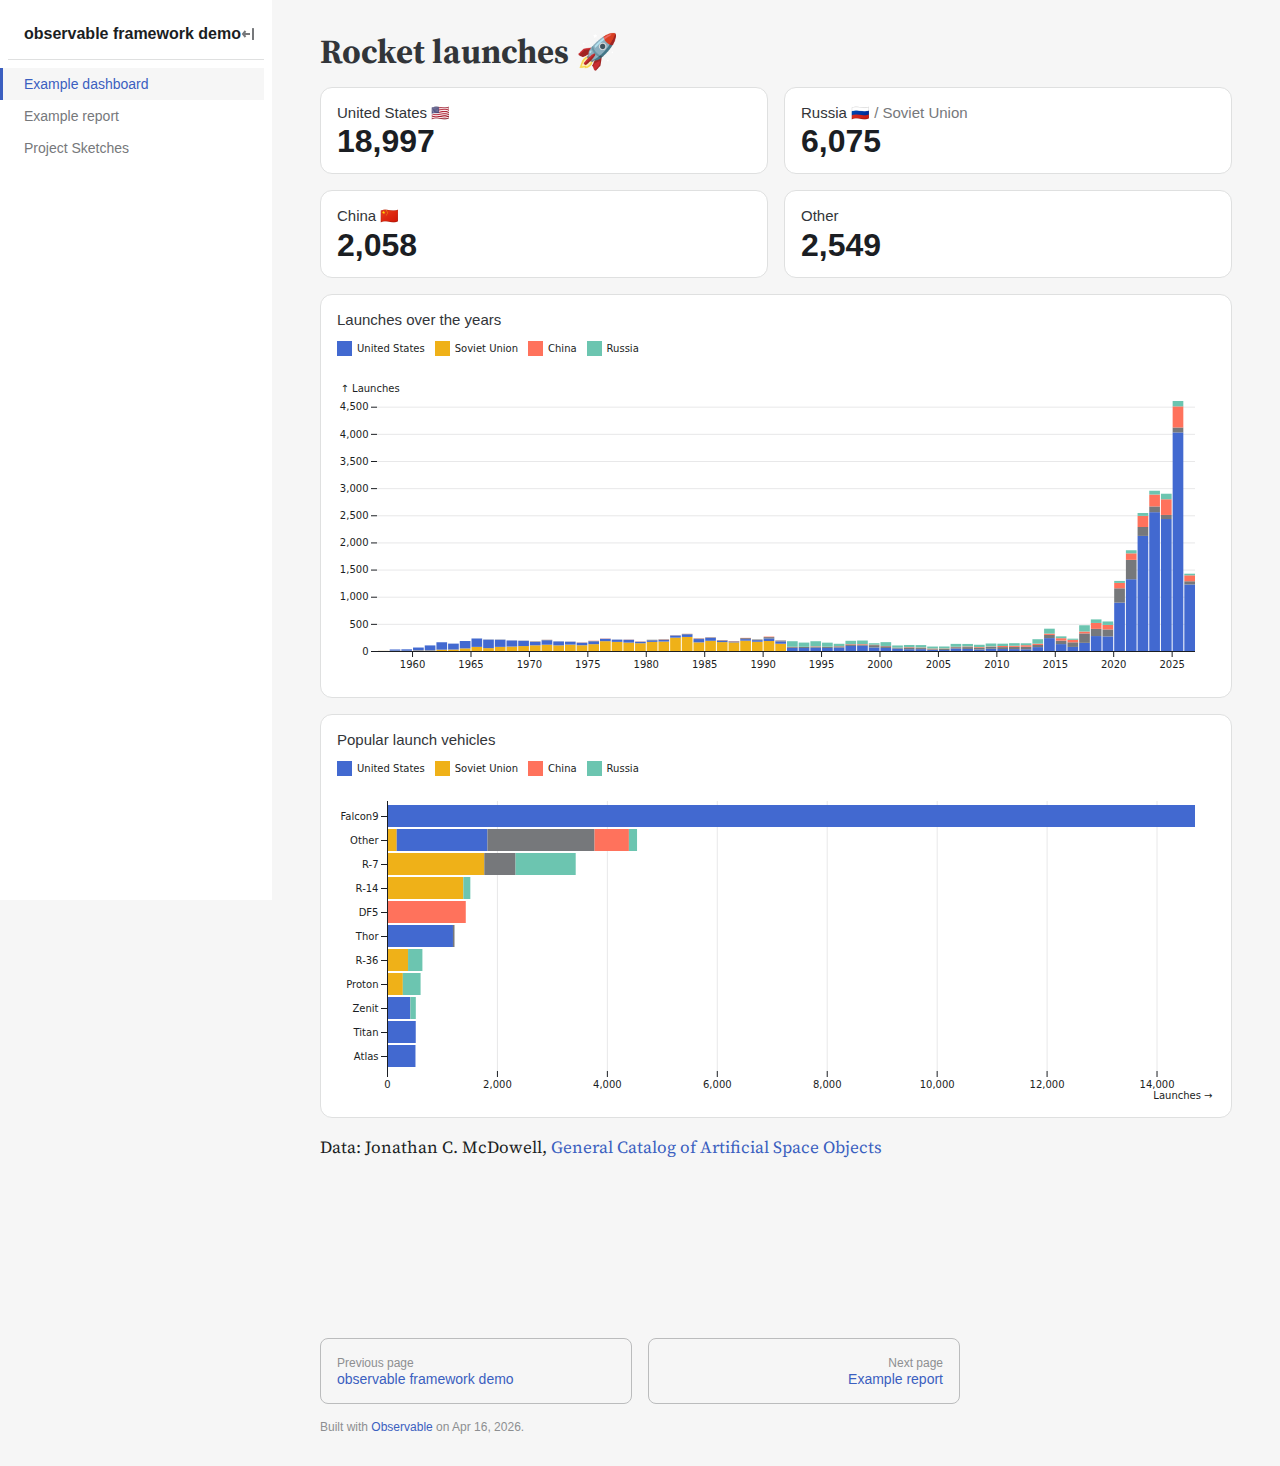
<file: dataviz/observable/example-dashboard.html>
<!DOCTYPE html>
<html>
<head>
<meta charset="utf-8">
<meta name="viewport" content="width=device-width, initial-scale=1, maximum-scale=1">
<meta name="generator" content="Observable Framework v1.13.4">
<title>Example dashboard | observable framework demo</title>
<link rel="preconnect" href="https://fonts.gstatic.com" crossorigin>
<link rel="preload" as="style" href="https://fonts.googleapis.com/css2?family=Source+Serif+4:ital,opsz,wght@0,8..60,200..900;1,8..60,200..900&amp;display=swap" crossorigin>
<link rel="preload" as="style" href="./_observablehq/theme-air,near-midnight,alt,wide.9b64840a.css">
<link rel="stylesheet" type="text/css" href="https://fonts.googleapis.com/css2?family=Source+Serif+4:ital,opsz,wght@0,8..60,200..900;1,8..60,200..900&amp;display=swap" crossorigin>
<link rel="stylesheet" type="text/css" href="./_observablehq/theme-air,near-midnight,alt,wide.9b64840a.css">
<link rel="modulepreload" href="./_observablehq/client.5c89c71d.js">
<link rel="modulepreload" href="./_observablehq/runtime.607a8173.js">
<link rel="modulepreload" href="./_observablehq/stdlib.5791a045.js">
<link rel="modulepreload" href="./_npm/d3@7.9.0/66d82917.js">
<link rel="modulepreload" href="./_npm/@observablehq/plot@0.6.17/a96a6bbb.js">
<link rel="modulepreload" href="./_npm/d3-dsv@3.0.1/9cffc2bd.js">
<link rel="modulepreload" href="./_npm/d3-array@3.2.4/e93ca09f.js">
<link rel="modulepreload" href="./_npm/d3-axis@3.0.0/0f2de24d.js">
<link rel="modulepreload" href="./_npm/d3-brush@3.0.0/65eb105b.js">
<link rel="modulepreload" href="./_npm/d3-chord@3.0.1/7ef8fb2e.js">
<link rel="modulepreload" href="./_npm/d3-color@3.1.0/aeb57b94.js">
<link rel="modulepreload" href="./_npm/d3-contour@4.0.2/1d2aed74.js">
<link rel="modulepreload" href="./_npm/d3-delaunay@6.0.4/87adea64.js">
<link rel="modulepreload" href="./_npm/d3-dispatch@3.0.1/9ba9c7f3.js">
<link rel="modulepreload" href="./_npm/d3-drag@3.0.0/4202580c.js">
<link rel="modulepreload" href="./_npm/d3-ease@3.0.1/cdd7e898.js">
<link rel="modulepreload" href="./_npm/d3-fetch@3.0.1/b4e2ad9a.js">
<link rel="modulepreload" href="./_npm/d3-force@3.0.0/5e804d15.js">
<link rel="modulepreload" href="./_npm/d3-format@3.1.2/3785bf2d.js">
<link rel="modulepreload" href="./_npm/d3-geo@3.1.1/40599fb3.js">
<link rel="modulepreload" href="./_npm/d3-hierarchy@3.1.2/e49e792c.js">
<link rel="modulepreload" href="./_npm/d3-interpolate@3.0.1/8d1e5425.js">
<link rel="modulepreload" href="./_npm/d3-path@3.1.0/20d3f133.js">
<link rel="modulepreload" href="./_npm/d3-polygon@3.0.1/7553081f.js">
<link rel="modulepreload" href="./_npm/d3-quadtree@3.0.1/0dfd751c.js">
<link rel="modulepreload" href="./_npm/d3-random@3.0.1/3c90ee06.js">
<link rel="modulepreload" href="./_npm/d3-scale@4.0.2/720b7f0a.js">
<link rel="modulepreload" href="./_npm/d3-scale-chromatic@3.1.0/ba24c2e7.js">
<link rel="modulepreload" href="./_npm/d3-selection@3.0.0/4d94e5b7.js">
<link rel="modulepreload" href="./_npm/d3-shape@3.2.0/6d3a6726.js">
<link rel="modulepreload" href="./_npm/d3-time@3.1.0/9f03c579.js">
<link rel="modulepreload" href="./_npm/d3-time-format@4.1.0/07c9626f.js">
<link rel="modulepreload" href="./_npm/d3-timer@3.0.1/b58a267d.js">
<link rel="modulepreload" href="./_npm/d3-transition@3.0.1/004da2ac.js">
<link rel="modulepreload" href="./_npm/d3-zoom@3.0.0/b5786b3f.js">
<link rel="modulepreload" href="./_npm/isoformat@0.2.1/18cbf477.js">
<link rel="modulepreload" href="./_npm/interval-tree-1d@1.0.4/53fe8176.js">
<link rel="modulepreload" href="./_npm/internmap@2.0.3/e08981d9.js">
<link rel="modulepreload" href="./_npm/delaunator@5.1.0/d4ec0aa1.js">
<link rel="modulepreload" href="./_npm/binary-search-bounds@2.0.5/cbf6ba23.js">
<link rel="modulepreload" href="./_npm/robust-predicates@3.0.3/42820bfa.js">
<link rel="icon" href="./_file/observable.1af93621.png" type="image/png" sizes="32x32">
<script type="module">

import {define} from "./_observablehq/client.5c89c71d.js";
import {registerFile} from "./_observablehq/stdlib.5791a045.js";

registerFile("./data/launches.csv", {"name":"./data/launches.csv","mimeType":"text/csv","path":"./_file/data/launches.f93d998e.csv","lastModified":1776379764967,"size":969471});

define({id: "7a66a2dd", inputs: ["FileAttachment"], outputs: ["launches"], body: (FileAttachment) => {
const launches = FileAttachment("./data/launches.csv").csv({typed: true});
return {launches};
}});

define({id: "fdf7eadc", inputs: ["Plot","d3","launches"], outputs: ["color"], body: (Plot,d3,launches) => {
const color = Plot.scale({
  color: {
    type: "categorical",
    domain: d3.groupSort(launches, (D) => -D.length, (d) => d.state).filter((d) => d !== "Other"),
    unknown: "var(--theme-foreground-muted)"
  }
});
return {color};
}});

define({id: "92cac4f1", mode: "inline", inputs: ["launches","display"], body: async (launches,display) => {
display(await(
launches.filter((d) => d.stateId === "US").length.toLocaleString("en-US")
))
}});

define({id: "f84e9749", mode: "inline", inputs: ["launches","display"], body: async (launches,display) => {
display(await(
launches.filter((d) => d.stateId === "SU" || d.stateId === "RU").length.toLocaleString("en-US")
))
}});

define({id: "3f89d55f", mode: "inline", inputs: ["launches","display"], body: async (launches,display) => {
display(await(
launches.filter((d) => d.stateId === "CN").length.toLocaleString("en-US")
))
}});

define({id: "d55bddad", mode: "inline", inputs: ["launches","display"], body: async (launches,display) => {
display(await(
launches.filter((d) => d.stateId !== "US" && d.stateId !== "SU" && d.stateId !== "RU" && d.stateId !== "CN").length.toLocaleString("en-US")
))
}});

define({id: "a6446d56", inputs: ["Plot","color"], outputs: ["launchTimeline"], body: (Plot,color) => {
function launchTimeline(data, {width} = {}) {
  return Plot.plot({
    title: "Launches over the years",
    width,
    height: 300,
    y: {grid: true, label: "Launches"},
    color: {...color, legend: true},
    marks: [
      Plot.rectY(data, Plot.binX({y: "count"}, {x: "date", fill: "state", interval: "year", tip: true})),
      Plot.ruleY([0])
    ]
  });
}
return {launchTimeline};
}});

define({id: "da415336", mode: "inline", inputs: ["resize","launchTimeline","launches","display"], body: async (resize,launchTimeline,launches,display) => {
display(await(
resize((width) => launchTimeline(launches, {width}))
))
}});

define({id: "bdc917ac", inputs: ["Plot","color"], outputs: ["vehicleChart"], body: (Plot,color) => {
function vehicleChart(data, {width}) {
  return Plot.plot({
    title: "Popular launch vehicles",
    width,
    height: 300,
    marginTop: 0,
    marginLeft: 50,
    x: {grid: true, label: "Launches"},
    y: {label: null},
    color: {...color, legend: true},
    marks: [
      Plot.rectX(data, Plot.groupY({x: "count"}, {y: "family", fill: "state", tip: true, sort: {y: "-x"}})),
      Plot.ruleX([0])
    ]
  });
}
return {vehicleChart};
}});

define({id: "87987196", mode: "inline", inputs: ["resize","vehicleChart","launches","display"], body: async (resize,vehicleChart,launches,display) => {
display(await(
resize((width) => vehicleChart(launches, {width}))
))
}});

</script>
</head>
<body>
<input id="observablehq-sidebar-toggle" type="checkbox" title="Toggle sidebar">
<label id="observablehq-sidebar-backdrop" for="observablehq-sidebar-toggle"></label>
<nav id="observablehq-sidebar">
  <ol>
    <label id="observablehq-sidebar-close" for="observablehq-sidebar-toggle"></label>
    <li class="observablehq-link"><a href="./">observable framework demo</a></li>
  </ol>
  <ol>
    <li class="observablehq-link observablehq-link-active"><a href="./example-dashboard">Example dashboard</a></li>
    <li class="observablehq-link"><a href="./example-report">Example report</a></li>
    <li class="observablehq-link"><a href="./project">Project Sketches</a></li>
  </ol>
</nav>
<script>{const e=document.querySelector("#observablehq-sidebar"),o=document.querySelector("#observablehq-sidebar-toggle"),r=sessionStorage.getItem("observablehq-sidebar");r?o.checked=r==="true":o.indeterminate=!0;for(const t of document.querySelectorAll("#observablehq-sidebar summary")){const s=t.parentElement;switch(sessionStorage.getItem(`observablehq-sidebar:${t.textContent}`)){case"true":s.open=!0;break;case"false":s.classList.contains("observablehq-section-active")||(s.open=!1);break}}addEventListener("beforeunload",()=>sessionStorage.setItem("observablehq-sidebar-scrolly",`${e.scrollTop}`));const a=sessionStorage.getItem("observablehq-sidebar-scrolly");a!=null&&(e.style.cssText="overflow: hidden;",e.scrollTop=+a,e.style.cssText="");}</script>
<div id="observablehq-center">
<main id="observablehq-main" class="observablehq">
<h1 id="rocket-launches" tabindex="-1"><a class="observablehq-header-anchor" href="#rocket-launches">Rocket launches 🚀</a></h1>
<!-- Load and transform the data -->
<div class="observablehq observablehq--block"><!--:7a66a2dd:--></div>
<!-- A shared color scale for consistency, sorted by the number of launches -->
<div class="observablehq observablehq--block"><!--:fdf7eadc:--></div>
<!-- Cards with big numbers -->
<div class="grid grid-cols-4">
  <div class="card">
    <h2>United States 🇺🇸</h2>
    <span class="big"><observablehq-loading></observablehq-loading><!--:92cac4f1:--></span>
  </div>
  <div class="card">
    <h2>Russia 🇷🇺 <span class="muted">/ Soviet Union</span></h2>
    <span class="big"><observablehq-loading></observablehq-loading><!--:f84e9749:--></span>
  </div>
  <div class="card">
    <h2>China 🇨🇳</h2>
    <span class="big"><observablehq-loading></observablehq-loading><!--:3f89d55f:--></span>
  </div>
  <div class="card">
    <h2>Other</h2>
    <span class="big"><observablehq-loading></observablehq-loading><!--:d55bddad:--></span>
  </div>
</div>
<!-- Plot of launch history -->
<div class="observablehq observablehq--block"><!--:a6446d56:--></div>
<div class="grid grid-cols-1">
  <div class="card">
    <observablehq-loading></observablehq-loading><!--:da415336:-->
  </div>
</div>
<!-- Plot of launch vehicles -->
<div class="observablehq observablehq--block"><!--:bdc917ac:--></div>
<div class="grid grid-cols-1">
  <div class="card">
    <observablehq-loading></observablehq-loading><!--:87987196:-->
  </div>
</div>
<p>Data: Jonathan C. McDowell, <a href="https://planet4589.org/space/gcat" target="_blank" rel="noopener noreferrer">General Catalog of Artificial Space Objects</a></p>
</main>
<footer id="observablehq-footer">
<nav><a rel="prev" href="./"><span>observable framework demo</span></a><a rel="next" href="./example-report"><span>Example report</span></a></nav>
<div>Built with <a href="https://observablehq.com/" target="_blank" rel="noopener noreferrer">Observable</a> on <a title="2026-04-16T19:04:12">Apr 16, 2026</a>.</div>
</footer>
</div>
</body>
</html>
</file>
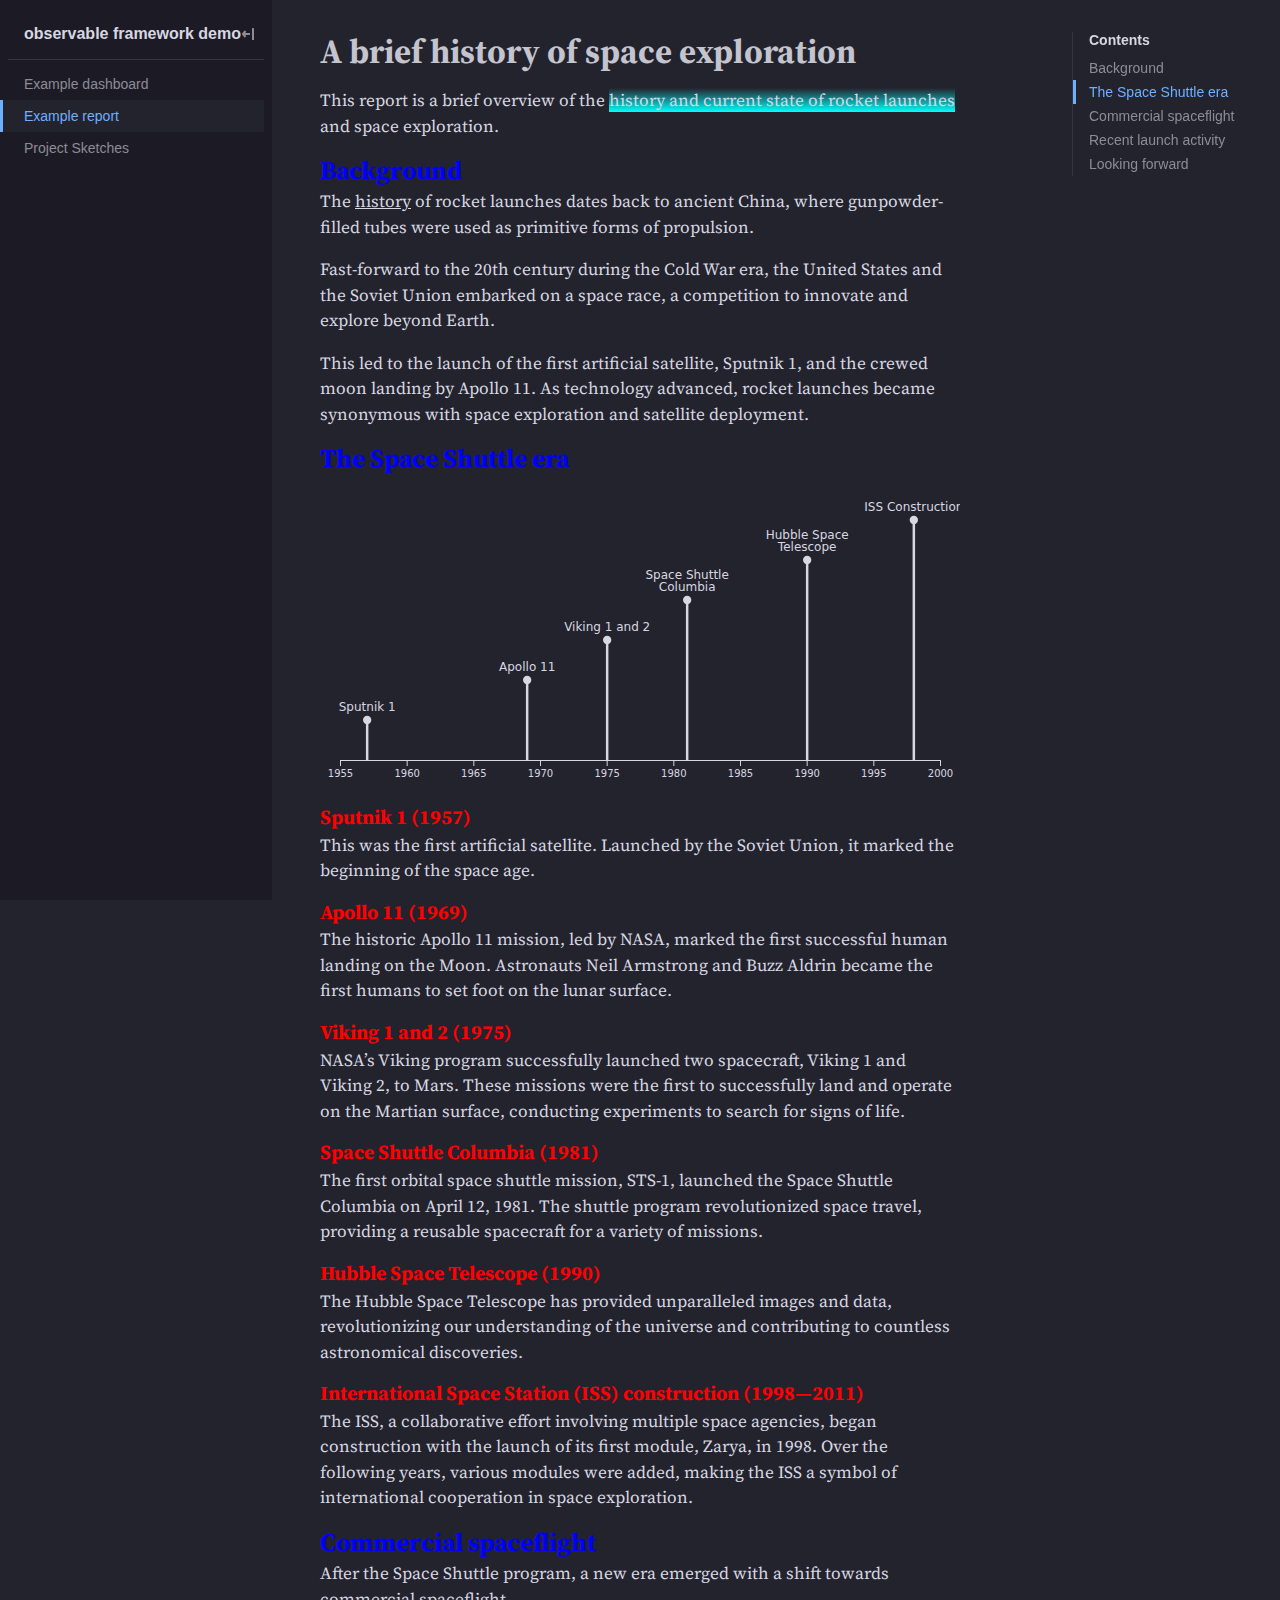
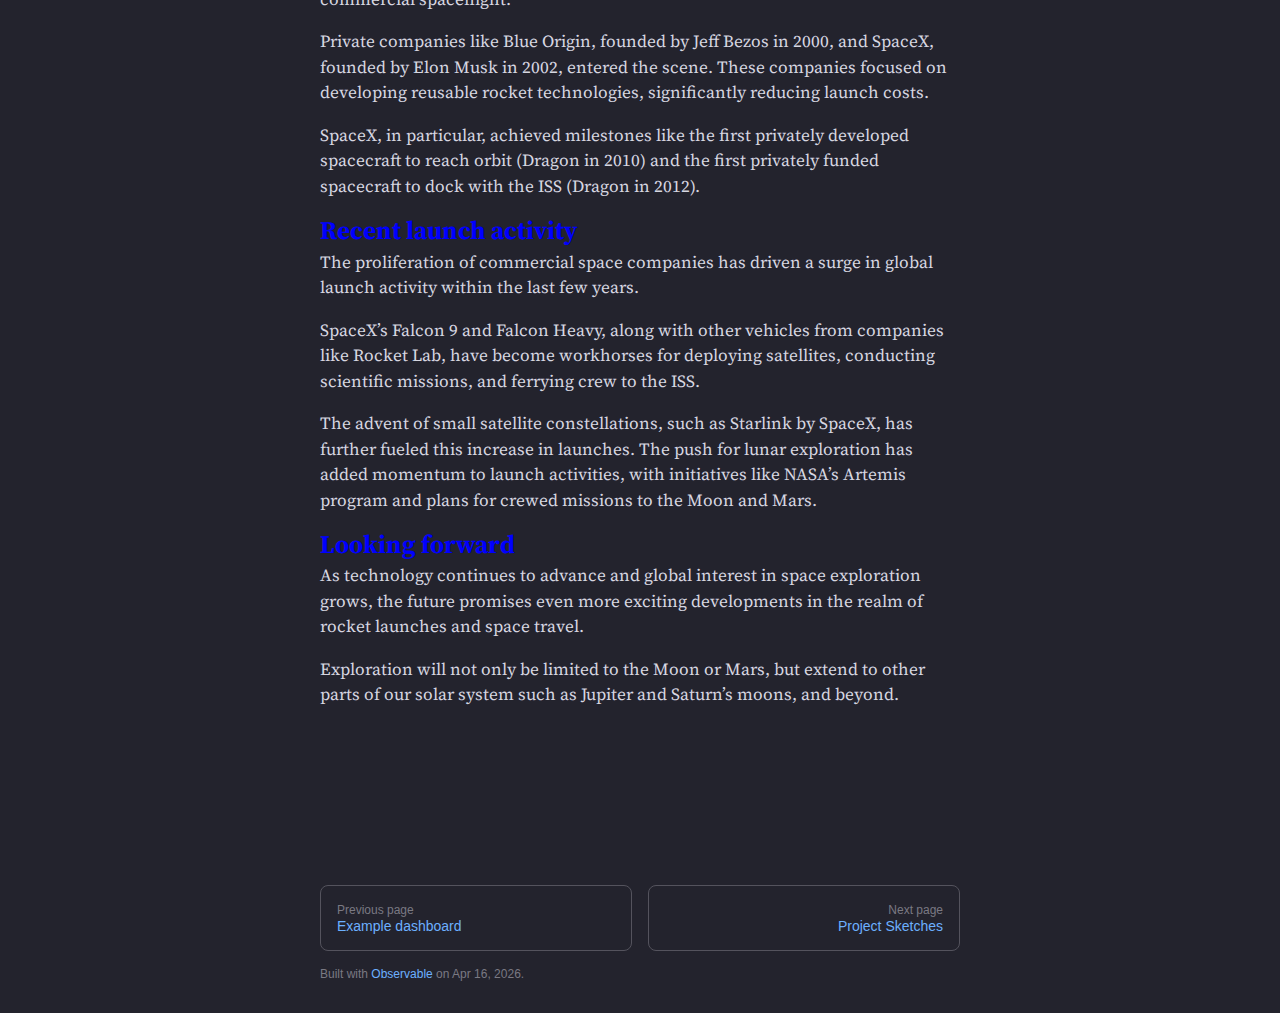
<file: dataviz/observable/example-report.html>
<!DOCTYPE html>
<html>
<head>
<meta charset="utf-8">
<meta name="viewport" content="width=device-width, initial-scale=1, maximum-scale=1">
<meta name="generator" content="Observable Framework v1.13.4">
<title>Example report | observable framework demo</title>
<link rel="preconnect" href="https://fonts.gstatic.com" crossorigin>
<link rel="preload" as="style" href="https://fonts.googleapis.com/css2?family=Source+Serif+4:ital,opsz,wght@0,8..60,200..900;1,8..60,200..900&amp;display=swap" crossorigin>
<link rel="preload" as="style" href="./_observablehq/theme-slate.55e203da.css">
<link rel="stylesheet" type="text/css" href="https://fonts.googleapis.com/css2?family=Source+Serif+4:ital,opsz,wght@0,8..60,200..900;1,8..60,200..900&amp;display=swap" crossorigin>
<link rel="stylesheet" type="text/css" href="./_observablehq/theme-slate.55e203da.css">
<link rel="modulepreload" href="./_observablehq/client.5c89c71d.js">
<link rel="modulepreload" href="./_observablehq/runtime.607a8173.js">
<link rel="modulepreload" href="./_observablehq/stdlib.5791a045.js">
<link rel="modulepreload" href="./_import/components/timeline.c26a9802.js">
<link rel="modulepreload" href="./_npm/@observablehq/plot@0.6.17/a96a6bbb.js">
<link rel="modulepreload" href="./_npm/d3@7.9.0/66d82917.js">
<link rel="modulepreload" href="./_npm/isoformat@0.2.1/18cbf477.js">
<link rel="modulepreload" href="./_npm/interval-tree-1d@1.0.4/53fe8176.js">
<link rel="modulepreload" href="./_npm/d3-array@3.2.4/e93ca09f.js">
<link rel="modulepreload" href="./_npm/d3-axis@3.0.0/0f2de24d.js">
<link rel="modulepreload" href="./_npm/d3-brush@3.0.0/65eb105b.js">
<link rel="modulepreload" href="./_npm/d3-chord@3.0.1/7ef8fb2e.js">
<link rel="modulepreload" href="./_npm/d3-color@3.1.0/aeb57b94.js">
<link rel="modulepreload" href="./_npm/d3-contour@4.0.2/1d2aed74.js">
<link rel="modulepreload" href="./_npm/d3-delaunay@6.0.4/87adea64.js">
<link rel="modulepreload" href="./_npm/d3-dispatch@3.0.1/9ba9c7f3.js">
<link rel="modulepreload" href="./_npm/d3-drag@3.0.0/4202580c.js">
<link rel="modulepreload" href="./_npm/d3-dsv@3.0.1/9cffc2bd.js">
<link rel="modulepreload" href="./_npm/d3-ease@3.0.1/cdd7e898.js">
<link rel="modulepreload" href="./_npm/d3-fetch@3.0.1/b4e2ad9a.js">
<link rel="modulepreload" href="./_npm/d3-force@3.0.0/5e804d15.js">
<link rel="modulepreload" href="./_npm/d3-format@3.1.2/3785bf2d.js">
<link rel="modulepreload" href="./_npm/d3-geo@3.1.1/40599fb3.js">
<link rel="modulepreload" href="./_npm/d3-hierarchy@3.1.2/e49e792c.js">
<link rel="modulepreload" href="./_npm/d3-interpolate@3.0.1/8d1e5425.js">
<link rel="modulepreload" href="./_npm/d3-path@3.1.0/20d3f133.js">
<link rel="modulepreload" href="./_npm/d3-polygon@3.0.1/7553081f.js">
<link rel="modulepreload" href="./_npm/d3-quadtree@3.0.1/0dfd751c.js">
<link rel="modulepreload" href="./_npm/d3-random@3.0.1/3c90ee06.js">
<link rel="modulepreload" href="./_npm/d3-scale@4.0.2/720b7f0a.js">
<link rel="modulepreload" href="./_npm/d3-scale-chromatic@3.1.0/ba24c2e7.js">
<link rel="modulepreload" href="./_npm/d3-selection@3.0.0/4d94e5b7.js">
<link rel="modulepreload" href="./_npm/d3-shape@3.2.0/6d3a6726.js">
<link rel="modulepreload" href="./_npm/d3-time@3.1.0/9f03c579.js">
<link rel="modulepreload" href="./_npm/d3-time-format@4.1.0/07c9626f.js">
<link rel="modulepreload" href="./_npm/d3-timer@3.0.1/b58a267d.js">
<link rel="modulepreload" href="./_npm/d3-transition@3.0.1/004da2ac.js">
<link rel="modulepreload" href="./_npm/d3-zoom@3.0.0/b5786b3f.js">
<link rel="modulepreload" href="./_npm/binary-search-bounds@2.0.5/cbf6ba23.js">
<link rel="modulepreload" href="./_npm/internmap@2.0.3/e08981d9.js">
<link rel="modulepreload" href="./_npm/delaunator@5.1.0/d4ec0aa1.js">
<link rel="modulepreload" href="./_npm/robust-predicates@3.0.3/42820bfa.js">
<link rel="icon" href="./_file/observable.1af93621.png" type="image/png" sizes="32x32">
<script type="module">

import {define} from "./_observablehq/client.5c89c71d.js";
import {registerFile} from "./_observablehq/stdlib.5791a045.js";

registerFile("./data/events.json", {"name":"./data/events.json","mimeType":"application/json","path":"./_file/data/events.46a3a628.json","lastModified":1776373235686,"size":329});

define({id: "e7d66736", outputs: ["timeline"], body: async () => {
const {timeline} = await import("./_import/components/timeline.c26a9802.js");

return {timeline};
}});

define({id: "e4b77d4a", inputs: ["FileAttachment"], outputs: ["events"], body: (FileAttachment) => {
const events = FileAttachment("./data/events.json").json();
return {events};
}});

define({id: "a330849e", inputs: ["timeline","events","display"], body: async (timeline,events,display) => {
display(await(
timeline(events, {height: 300})
))
}});

</script>
</head>
<body>
<input id="observablehq-sidebar-toggle" type="checkbox" title="Toggle sidebar">
<label id="observablehq-sidebar-backdrop" for="observablehq-sidebar-toggle"></label>
<nav id="observablehq-sidebar">
  <ol>
    <label id="observablehq-sidebar-close" for="observablehq-sidebar-toggle"></label>
    <li class="observablehq-link"><a href="./">observable framework demo</a></li>
  </ol>
  <ol>
    <li class="observablehq-link"><a href="./example-dashboard">Example dashboard</a></li>
    <li class="observablehq-link observablehq-link-active"><a href="./example-report">Example report</a></li>
    <li class="observablehq-link"><a href="./project">Project Sketches</a></li>
  </ol>
</nav>
<script>{const e=document.querySelector("#observablehq-sidebar"),o=document.querySelector("#observablehq-sidebar-toggle"),r=sessionStorage.getItem("observablehq-sidebar");r?o.checked=r==="true":o.indeterminate=!0;for(const t of document.querySelectorAll("#observablehq-sidebar summary")){const s=t.parentElement;switch(sessionStorage.getItem(`observablehq-sidebar:${t.textContent}`)){case"true":s.open=!0;break;case"false":s.classList.contains("observablehq-section-active")||(s.open=!1);break}}addEventListener("beforeunload",()=>sessionStorage.setItem("observablehq-sidebar-scrolly",`${e.scrollTop}`));const a=sessionStorage.getItem("observablehq-sidebar-scrolly");a!=null&&(e.style.cssText="overflow: hidden;",e.scrollTop=+a,e.style.cssText="");}</script>
<div id="observablehq-center">
<aside id="observablehq-toc" data-selector="h1:not(:first-of-type)[id], h2:first-child[id], :not(h1) + h2[id]">
<nav>
<div>Contents</div>
<ol>
<li class="observablehq-secondary-link"><a href="#background">Background</a></li>
<li class="observablehq-secondary-link"><a href="#the-space-shuttle-era">The Space Shuttle era</a></li>
<li class="observablehq-secondary-link"><a href="#commercial-spaceflight">Commercial spaceflight</a></li>
<li class="observablehq-secondary-link"><a href="#recent-launch-activity">Recent launch activity</a></li>
<li class="observablehq-secondary-link"><a href="#looking-forward">Looking forward</a></li>
</ol>
</nav>
</aside>
<main id="observablehq-main" class="observablehq">
<style>
h2{
  color: blue;
}
h3{
  color: red;
}
.essential{
  text-decoration: underline;
}
</style>
<h1 id="a-brief-history-of-space-exploration" tabindex="-1"><a class="observablehq-header-anchor" href="#a-brief-history-of-space-exploration">A brief history of space exploration</a></h1>
<p>This report is a brief overview of the <span style="background: linear-gradient(transparent, cyan)">history and current state of rocket launches</span> and space exploration.</p>
<h2 id="background" tabindex="-1"><a class="observablehq-header-anchor" href="#background">Background</a></h2>
<p>The <span class="essential">history</span> of rocket launches dates back to ancient China, where gunpowder-filled tubes were used as primitive forms of propulsion.</p>
<p>Fast-forward to the 20th century during the Cold War era, the United States and the Soviet Union embarked on a space race, a competition to innovate and explore beyond Earth.</p>
<p>This led to the launch of the first artificial satellite, Sputnik 1, and the crewed moon landing by Apollo 11. As technology advanced, rocket launches became synonymous with space exploration and satellite deployment.</p>
<h2 id="the-space-shuttle-era" tabindex="-1"><a class="observablehq-header-anchor" href="#the-space-shuttle-era">The Space Shuttle era</a></h2>
<div class="observablehq observablehq--block"><!--:e7d66736:--></div>
<div class="observablehq observablehq--block"><!--:e4b77d4a:--></div>
<div class="observablehq observablehq--block"><observablehq-loading></observablehq-loading><!--:a330849e:--></div>
<h3 id="sputnik-1-1957" tabindex="-1"><a class="observablehq-header-anchor" href="#sputnik-1-1957">Sputnik 1 (1957)</a></h3>
<p>This was the first artificial satellite. Launched by the Soviet Union, it marked the beginning of the space age.</p>
<h3 id="apollo-11-1969" tabindex="-1"><a class="observablehq-header-anchor" href="#apollo-11-1969">Apollo 11 (1969)</a></h3>
<p>The historic Apollo 11 mission, led by NASA, marked the first successful human landing on the Moon. Astronauts Neil Armstrong and Buzz Aldrin became the first humans to set foot on the lunar surface.</p>
<h3 id="viking-1-and-2-1975" tabindex="-1"><a class="observablehq-header-anchor" href="#viking-1-and-2-1975">Viking 1 and 2 (1975)</a></h3>
<p>NASA’s Viking program successfully launched two spacecraft, Viking 1 and Viking 2, to Mars. These missions were the first to successfully land and operate on the Martian surface, conducting experiments to search for signs of life.</p>
<h3 id="space-shuttle-columbia-1981" tabindex="-1"><a class="observablehq-header-anchor" href="#space-shuttle-columbia-1981">Space Shuttle Columbia (1981)</a></h3>
<p>The first orbital space shuttle mission, STS-1, launched the Space Shuttle Columbia on April 12, 1981. The shuttle program revolutionized space travel, providing a reusable spacecraft for a variety of missions.</p>
<h3 id="hubble-space-telescope-1990" tabindex="-1"><a class="observablehq-header-anchor" href="#hubble-space-telescope-1990">Hubble Space Telescope (1990)</a></h3>
<p>The Hubble Space Telescope has provided unparalleled images and data, revolutionizing our understanding of the universe and contributing to countless astronomical discoveries.</p>
<h3 id="international-space-station-iss-construction-1998-2011" tabindex="-1"><a class="observablehq-header-anchor" href="#international-space-station-iss-construction-1998-2011">International Space Station (ISS) construction (1998—2011)</a></h3>
<p>The ISS, a collaborative effort involving multiple space agencies, began construction with the launch of its first module, Zarya, in 1998. Over the following years, various modules were added, making the ISS a symbol of international cooperation in space exploration.</p>
<h2 id="commercial-spaceflight" tabindex="-1"><a class="observablehq-header-anchor" href="#commercial-spaceflight">Commercial spaceflight</a></h2>
<p>After the Space Shuttle program, a new era emerged with a shift towards commercial spaceflight.</p>
<p>Private companies like Blue Origin, founded by Jeff Bezos in 2000, and SpaceX, founded by Elon Musk in 2002, entered the scene. These companies focused on developing reusable rocket technologies, significantly reducing launch costs.</p>
<p>SpaceX, in particular, achieved milestones like the first privately developed spacecraft to reach orbit (Dragon in 2010) and the first privately funded spacecraft to dock with the ISS (Dragon in 2012).</p>
<h2 id="recent-launch-activity" tabindex="-1"><a class="observablehq-header-anchor" href="#recent-launch-activity">Recent launch activity</a></h2>
<p>The proliferation of commercial space companies has driven a surge in global launch activity within the last few years.</p>
<p>SpaceX’s Falcon 9 and Falcon Heavy, along with other vehicles from companies like Rocket Lab, have become workhorses for deploying satellites, conducting scientific missions, and ferrying crew to the ISS.</p>
<p>The advent of small satellite constellations, such as Starlink by SpaceX, has further fueled this increase in launches. The push for lunar exploration has added momentum to launch activities, with initiatives like NASA’s Artemis program and plans for crewed missions to the Moon and Mars.</p>
<h2 id="looking-forward" tabindex="-1"><a class="observablehq-header-anchor" href="#looking-forward">Looking forward</a></h2>
<p>As technology continues to advance and global interest in space exploration grows, the future promises even more exciting developments in the realm of rocket launches and space travel.</p>
<p>Exploration will not only be limited to the Moon or Mars, but extend to other parts of our solar system such as Jupiter and Saturn’s moons, and beyond.</p>
</main>
<footer id="observablehq-footer">
<nav><a rel="prev" href="./example-dashboard"><span>Example dashboard</span></a><a rel="next" href="./project"><span>Project Sketches</span></a></nav>
<div>Built with <a href="https://observablehq.com/" target="_blank" rel="noopener noreferrer">Observable</a> on <a title="2026-04-16T19:04:12">Apr 16, 2026</a>.</div>
</footer>
</div>
</body>
</html>
</file>
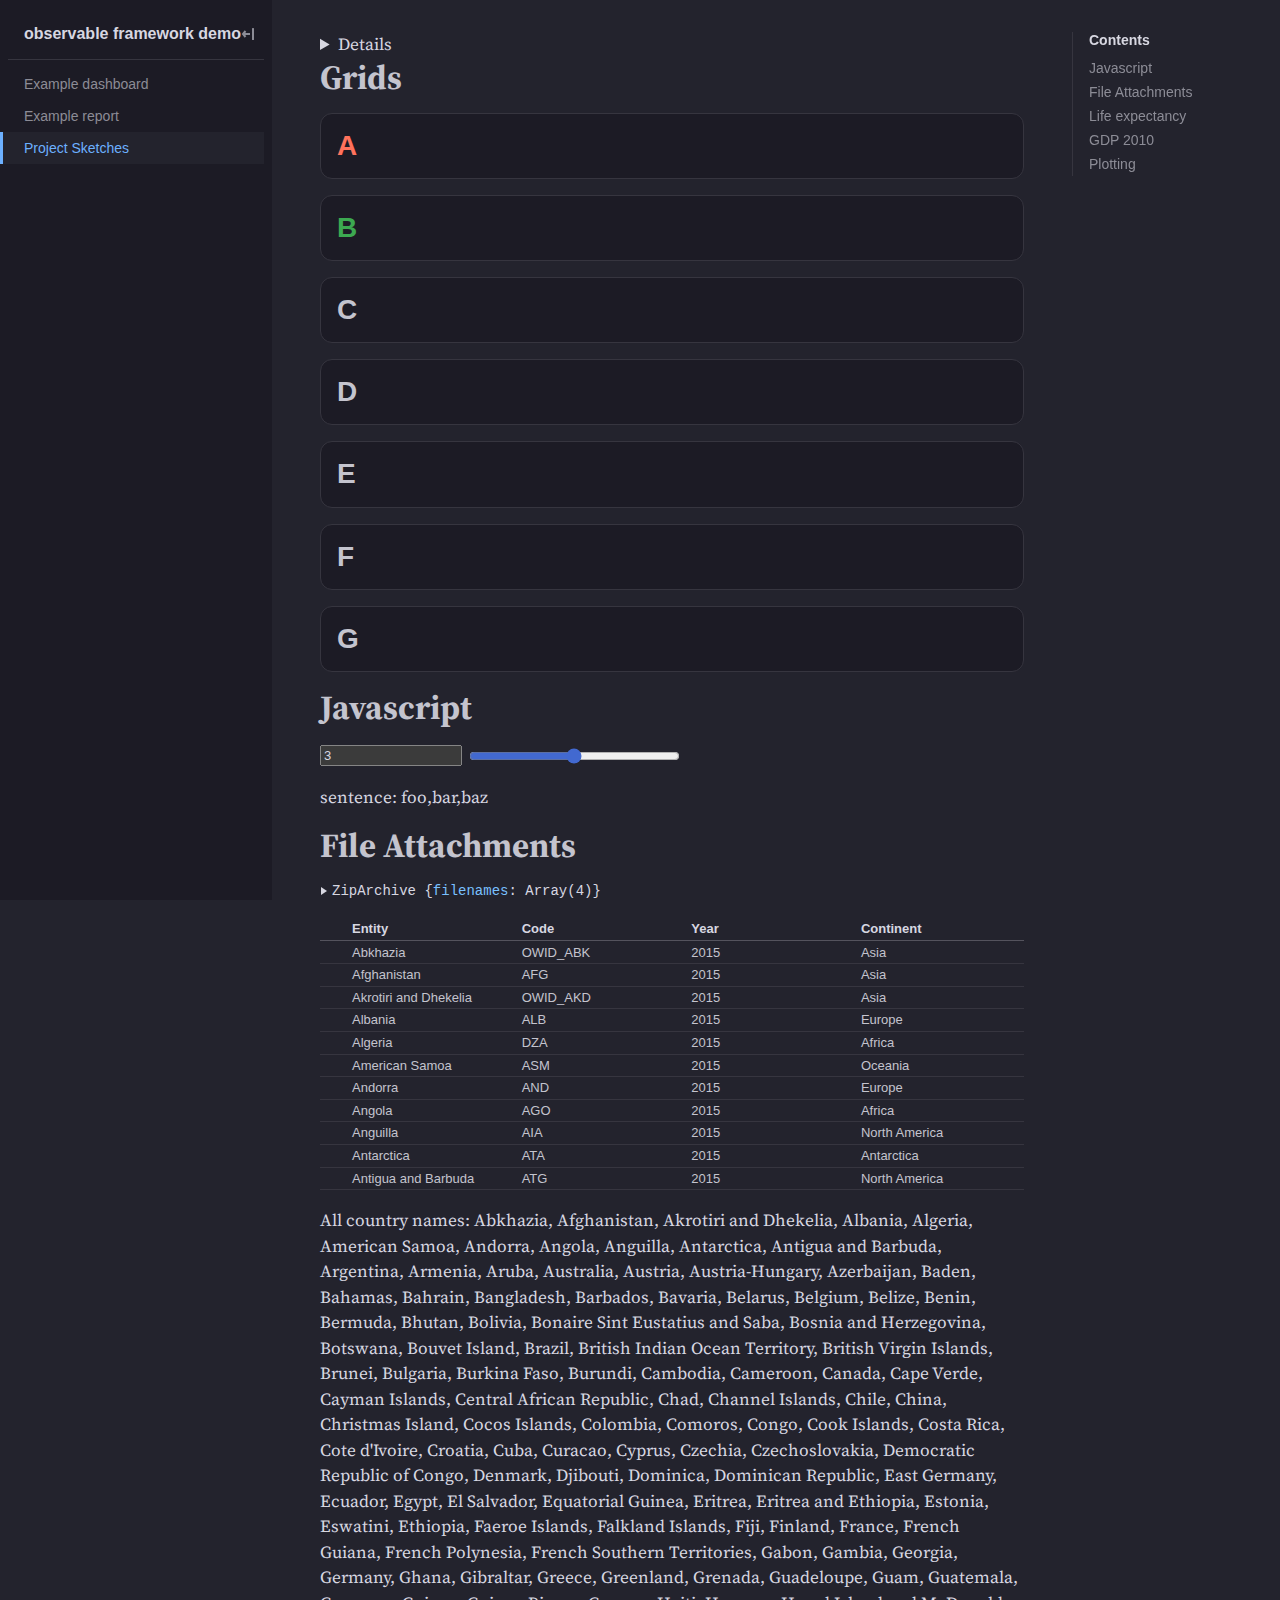
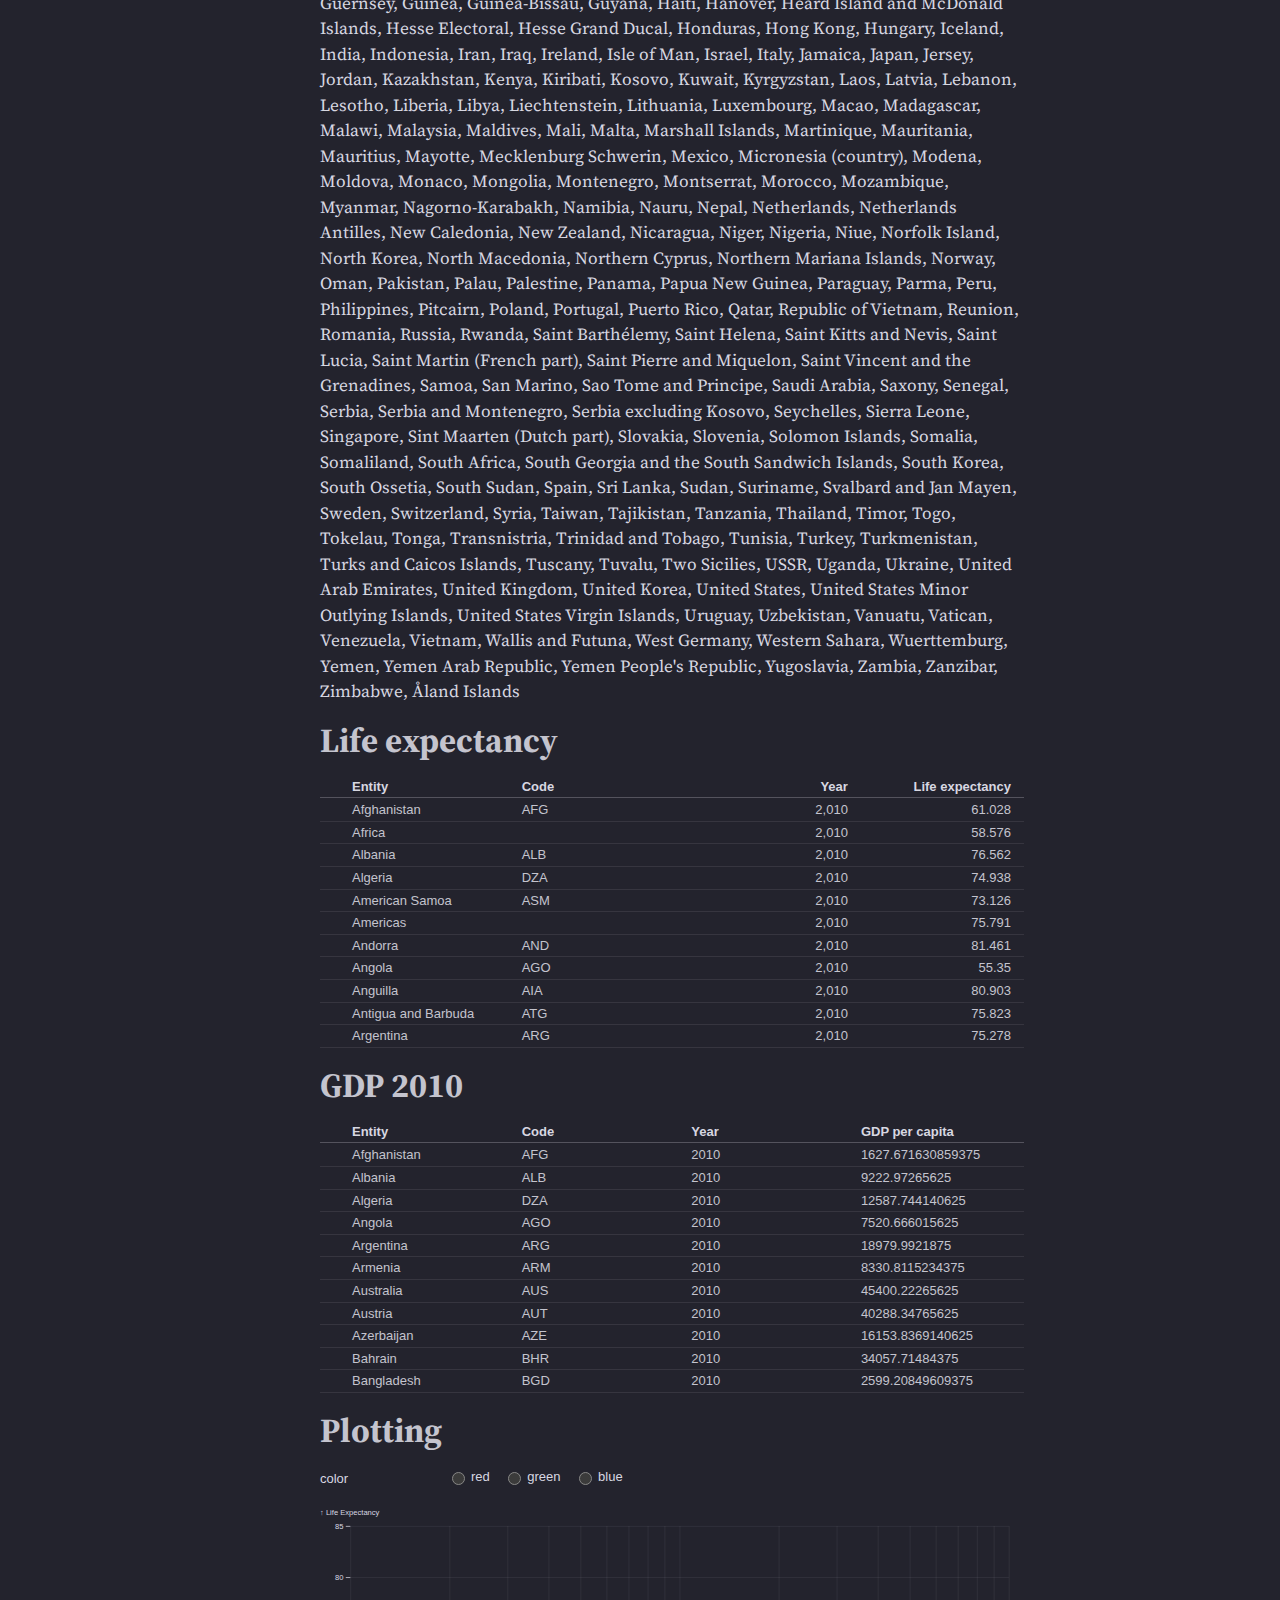
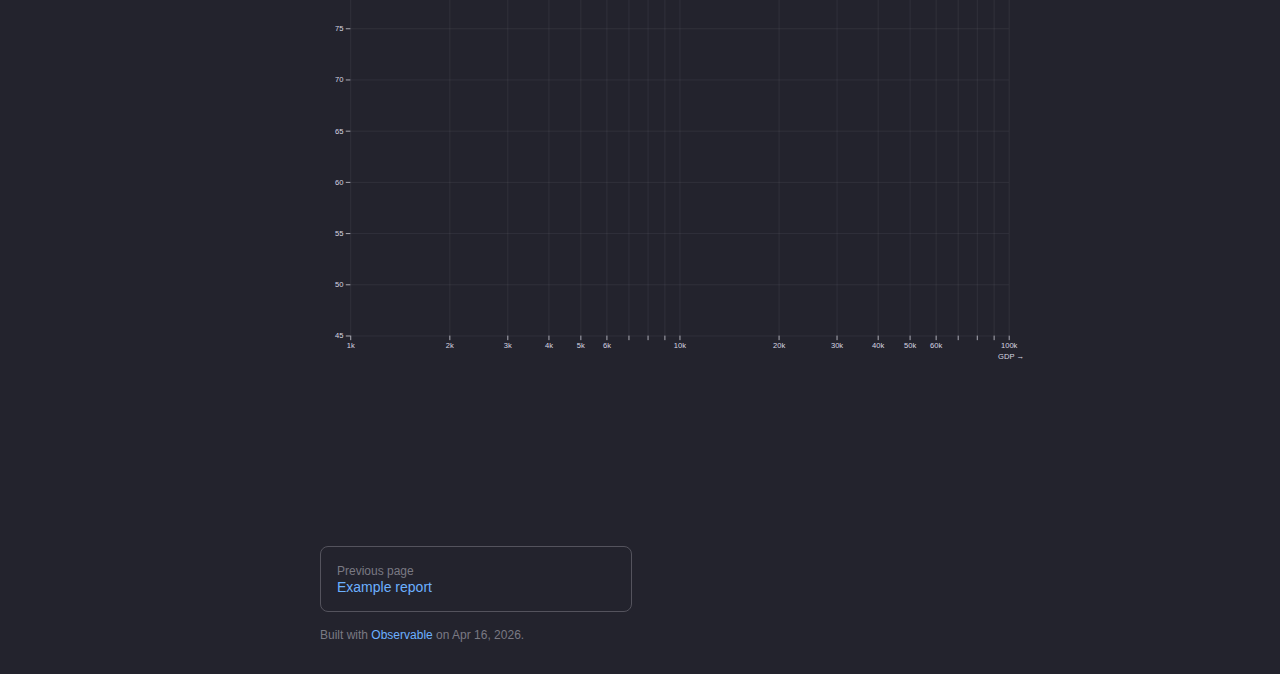
<file: dataviz/observable/project.html>
<!DOCTYPE html>
<html>
<head>
<meta charset="utf-8">
<meta name="viewport" content="width=device-width, initial-scale=1, maximum-scale=1">
<meta name="generator" content="Observable Framework v1.13.4">
<title>Project Sketches | observable framework demo</title>
<link rel="preconnect" href="https://fonts.gstatic.com" crossorigin>
<link rel="preload" as="style" href="https://fonts.googleapis.com/css2?family=Source+Serif+4:ital,opsz,wght@0,8..60,200..900;1,8..60,200..900&amp;display=swap" crossorigin>
<link rel="preload" as="style" href="./_observablehq/theme-slate.55e203da.css">
<link rel="preload" as="style" href="./_observablehq/stdlib/inputs.f7bf0e12.css">
<link rel="stylesheet" type="text/css" href="https://fonts.googleapis.com/css2?family=Source+Serif+4:ital,opsz,wght@0,8..60,200..900;1,8..60,200..900&amp;display=swap" crossorigin>
<link rel="stylesheet" type="text/css" href="./_observablehq/theme-slate.55e203da.css">
<link rel="stylesheet" type="text/css" href="./_observablehq/stdlib/inputs.f7bf0e12.css">
<link rel="modulepreload" href="./_observablehq/client.f59e2bc8.js">
<link rel="modulepreload" href="./_observablehq/runtime.607a8173.js">
<link rel="modulepreload" href="./_observablehq/stdlib.5791a045.js">
<link rel="modulepreload" href="./_npm/d3@7.9.0/66d82917.js">
<link rel="modulepreload" href="./_npm/htl@0.3.1/72f4716c.js">
<link rel="modulepreload" href="./_observablehq/stdlib/inputs.7bb53a4e.js">
<link rel="modulepreload" href="./_npm/d3-dsv@3.0.1/9cffc2bd.js">
<link rel="modulepreload" href="./_observablehq/stdlib/zip.1f555417.js">
<link rel="modulepreload" href="./_npm/isoformat@0.2.1/18cbf477.js">
<link rel="modulepreload" href="./_npm/jszip@3.10.1/74d78a45.js">
<link rel="modulepreload" href="./_npm/d3-array@3.2.4/e93ca09f.js">
<link rel="modulepreload" href="./_npm/d3-axis@3.0.0/0f2de24d.js">
<link rel="modulepreload" href="./_npm/d3-brush@3.0.0/65eb105b.js">
<link rel="modulepreload" href="./_npm/d3-chord@3.0.1/7ef8fb2e.js">
<link rel="modulepreload" href="./_npm/d3-color@3.1.0/aeb57b94.js">
<link rel="modulepreload" href="./_npm/d3-contour@4.0.2/1d2aed74.js">
<link rel="modulepreload" href="./_npm/d3-delaunay@6.0.4/87adea64.js">
<link rel="modulepreload" href="./_npm/d3-dispatch@3.0.1/9ba9c7f3.js">
<link rel="modulepreload" href="./_npm/d3-drag@3.0.0/4202580c.js">
<link rel="modulepreload" href="./_npm/d3-ease@3.0.1/cdd7e898.js">
<link rel="modulepreload" href="./_npm/d3-fetch@3.0.1/b4e2ad9a.js">
<link rel="modulepreload" href="./_npm/d3-force@3.0.0/5e804d15.js">
<link rel="modulepreload" href="./_npm/d3-format@3.1.2/3785bf2d.js">
<link rel="modulepreload" href="./_npm/d3-geo@3.1.1/40599fb3.js">
<link rel="modulepreload" href="./_npm/d3-hierarchy@3.1.2/e49e792c.js">
<link rel="modulepreload" href="./_npm/d3-interpolate@3.0.1/8d1e5425.js">
<link rel="modulepreload" href="./_npm/d3-path@3.1.0/20d3f133.js">
<link rel="modulepreload" href="./_npm/d3-polygon@3.0.1/7553081f.js">
<link rel="modulepreload" href="./_npm/d3-quadtree@3.0.1/0dfd751c.js">
<link rel="modulepreload" href="./_npm/d3-random@3.0.1/3c90ee06.js">
<link rel="modulepreload" href="./_npm/d3-scale@4.0.2/720b7f0a.js">
<link rel="modulepreload" href="./_npm/d3-scale-chromatic@3.1.0/ba24c2e7.js">
<link rel="modulepreload" href="./_npm/d3-selection@3.0.0/4d94e5b7.js">
<link rel="modulepreload" href="./_npm/d3-shape@3.2.0/6d3a6726.js">
<link rel="modulepreload" href="./_npm/d3-time@3.1.0/9f03c579.js">
<link rel="modulepreload" href="./_npm/d3-time-format@4.1.0/07c9626f.js">
<link rel="modulepreload" href="./_npm/d3-timer@3.0.1/b58a267d.js">
<link rel="modulepreload" href="./_npm/d3-transition@3.0.1/004da2ac.js">
<link rel="modulepreload" href="./_npm/d3-zoom@3.0.0/b5786b3f.js">
<link rel="modulepreload" href="./_npm/internmap@2.0.3/e08981d9.js">
<link rel="modulepreload" href="./_npm/delaunator@5.1.0/d4ec0aa1.js">
<link rel="modulepreload" href="./_npm/robust-predicates@3.0.3/42820bfa.js">
<link rel="icon" href="./_file/observable.1af93621.png" type="image/png" sizes="32x32">
<script type="module">

import {define} from "./_observablehq/client.f59e2bc8.js";
import {registerFile} from "./_observablehq/stdlib.5791a045.js";

registerFile("./data/gapminder.zip", {"name":"./data/gapminder.zip","mimeType":"application/zip","path":"./_file/data/gapminder.fff61cc0.zip","lastModified":1776375227244,"size":628162});
registerFile("./data/gdp-2010.csv", {"name":"./data/gdp-2010.csv","mimeType":"text/csv","path":"./_file/data/gdp-2010.40af869f.csv","lastModified":1776377041167,"size":6125});
registerFile("./data/life-2010.csv", {"name":"./data/life-2010.csv","mimeType":"text/csv","path":"./_file/data/life-2010.ea124b39.csv","lastModified":1776376974410,"size":6391});

define({id: "7fad1ed5", outputs: ["sentence"], body: () => {
const sentence = "foo bar baz longer words here".split(" ");
return {sentence};
}});

define({id: "910b79f5", inputs: ["view","Inputs","sentence"], outputs: ["num"], body: (view,Inputs,sentence) => {
const num = view(Inputs.range([0, sentence.length], {step: 1}));
return {num};
}});

define({id: "ee652f5c", inputs: ["sentence","num","display","html"], outputs: ["newslice"], body: (sentence,num,display,html) => {
const newslice = sentence.slice(0,num).join();
display(html`sentence: ${newslice}`);
return {newslice};
}});

define({id: "e8407e9e", inputs: ["FileAttachment"], outputs: ["gapminder"], body: (FileAttachment) => {
const gapminder = FileAttachment("./data/gapminder.zip").zip();
return {gapminder};
}});

define({id: "3e727b4b", inputs: ["display","gapminder"], body: (display,gapminder) => {
display(gapminder);
}});

define({id: "93700368", inputs: ["gapminder"], outputs: ["continent"], body: (gapminder) => {
const continent = gapminder.file("gapminder/continents.csv").csv();
return {continent};
}});

define({id: "77725828", inputs: ["display","Inputs","continent"], body: (display,Inputs,continent) => {
display(Inputs.table(continent));
}});

define({id: "922a4334", inputs: ["continent","display","html"], outputs: ["countryset","countries"], body: (continent,display,html) => {
let countryset = new Set();
for (const row of continent){
  countryset.add(row["Entity"]);
}
let countries = Array.from(countryset);
display(html`All country names: ${countries.join(", ")}`);
return {countryset,countries};
}});

define({id: "b260d704", inputs: ["FileAttachment"], outputs: ["life2010"], body: (FileAttachment) => {
const life2010 = FileAttachment("./data/life-2010.csv").csv({typed: true});
return {life2010};
}});

define({id: "4be03217", inputs: ["display","Inputs","life2010"], body: (display,Inputs,life2010) => {
display(Inputs.table(life2010));
}});

define({id: "a4e61133", inputs: ["FileAttachment"], outputs: ["gdp2010"], body: (FileAttachment) => {
const gdp2010 = FileAttachment("./data/gdp-2010.csv").csv({typed: false});
return {gdp2010};
}});

define({id: "3caac1d2", inputs: ["display","Inputs","gdp2010"], body: (display,Inputs,gdp2010) => {
display(Inputs.table(gdp2010));
}});

define({id: "afa79459", inputs: ["life2010","gdp2010"], outputs: ["lifes","fulldata"], body: (life2010,gdp2010) => {
let lifes = new Map();
for (const row of life2010){
  lifes.set(row["Entity"], row["Life expectancy"]);
}
const fulldata = [];
for(const row of gdp2010){
  fulldata.push({"country": row["Entity"], "gdp":row["GDP per capita"], "life":lifes.get(row["Entity"])});
}
return {lifes,fulldata};
}});

define({id: "6ade81fc", inputs: ["view","Inputs"], outputs: ["color"], body: (view,Inputs) => {
const color = view(Inputs.radio(["red", "green", "blue"], {label: "color"}));
return {color};
}});

define({id: "1622db9b", inputs: ["d3","fulldata","color","display"], outputs: ["drawplot"], body: (d3,fulldata,color,display) => {
function drawplot(){
  // Specify the chart’s dimensions.
  const width = 928;
  const height = 600;
  const marginTop = 25;
  const marginRight = 20;
  const marginBottom = 35;
  const marginLeft = 40;
  let ex = d3.extent(fulldata, d => d["gdp"]);
  let newdom = [ex[1],ex[0]];

  // Prepare the scales for positional encoding.
  const x = d3.scaleLog()
    .domain(newdom).nice()
    .range([marginLeft, width - marginRight]);

  const y = d3.scaleLinear()
    .domain(d3.extent(fulldata, d => d["life"])).nice()
    .range([height - marginBottom, marginTop]);

  // Create the SVG container.
  const svg = d3.create("svg")
      .attr("viewBox", [0, 0, width, height])
      .attr("style", "max-width: 100%; height: auto; font: 10px sans-serif;");

  // Create the axes.
  svg.append("g")
    .attr("transform", `translate(0,${height - marginBottom})`)
    .call(d3.axisBottom(x).ticks(width / 80))
    .call(g => g.select(".domain").remove())
    .call(g => g.append("text")
        .attr("x", width)
        .attr("y", marginBottom - 4)
        .attr("fill", "currentColor")
        .attr("text-anchor", "end")
        .text("GDP →"));

  svg.append("g")
    .attr("transform", `translate(${marginLeft},0)`)
    .call(d3.axisLeft(y))
    .call(g => g.select(".domain").remove())
    .call(g => g.append("text")
        .attr("x", -marginLeft)
        .attr("y", 10)
        .attr("fill", "currentColor")
        .attr("text-anchor", "start")
        .text("↑ Life Expectancy"));

  // Create the grid.
  svg.append("g")
    .attr("stroke", "currentColor")
    .attr("stroke-opacity", 0.1)
    .call(g => g.append("g")
      .selectAll("line")
      .data(x.ticks())
      .join("line")
        .attr("x1", d => 0.5 + x(d))
        .attr("x2", d => 0.5 + x(d))
        .attr("y1", marginTop)
        .attr("y2", height - marginBottom))
    .call(g => g.append("g")
      .selectAll("line")
      .data(y.ticks())
      .join("line")
        .attr("y1", d => 0.5 + y(d))
        .attr("y2", d => 0.5 + y(d))
        .attr("x1", marginLeft)
        .attr("x2", width - marginRight));

  // Add a layer of dots.
  svg.append("g")
      .attr("stroke", `${color}`)
      .attr("stroke-width", 1.5)
      .attr("fill", "none")
    .selectAll("circle")
    .data(fulldata)
    .join("circle")
      .attr("cx", d => x(d.gdp))
      .attr("cy", d => y(d.life))
      .attr("r", 3);

    return svg.node();
}

display(drawplot());
return {drawplot};
}});

</script>
</head>
<body>
<input id="observablehq-sidebar-toggle" type="checkbox" title="Toggle sidebar">
<label id="observablehq-sidebar-backdrop" for="observablehq-sidebar-toggle"></label>
<nav id="observablehq-sidebar">
  <ol>
    <label id="observablehq-sidebar-close" for="observablehq-sidebar-toggle"></label>
    <li class="observablehq-link"><a href="./">observable framework demo</a></li>
  </ol>
  <ol>
    <li class="observablehq-link"><a href="./example-dashboard">Example dashboard</a></li>
    <li class="observablehq-link"><a href="./example-report">Example report</a></li>
    <li class="observablehq-link observablehq-link-active"><a href="./project">Project Sketches</a></li>
  </ol>
</nav>
<script>{const e=document.querySelector("#observablehq-sidebar"),o=document.querySelector("#observablehq-sidebar-toggle"),r=sessionStorage.getItem("observablehq-sidebar");r?o.checked=r==="true":o.indeterminate=!0;for(const t of document.querySelectorAll("#observablehq-sidebar summary")){const s=t.parentElement;switch(sessionStorage.getItem(`observablehq-sidebar:${t.textContent}`)){case"true":s.open=!0;break;case"false":s.classList.contains("observablehq-section-active")||(s.open=!1);break}}addEventListener("beforeunload",()=>sessionStorage.setItem("observablehq-sidebar-scrolly",`${e.scrollTop}`));const a=sessionStorage.getItem("observablehq-sidebar-scrolly");a!=null&&(e.style.cssText="overflow: hidden;",e.scrollTop=+a,e.style.cssText="");}</script>
<div id="observablehq-center">
<aside id="observablehq-toc" data-selector="h1:not(:first-of-type)[id], h2:first-child[id], :not(h1) + h2[id]">
<nav>
<div>Contents</div>
<ol>
<li class="observablehq-secondary-link"><a href="#javascript">Javascript</a></li>
<li class="observablehq-secondary-link"><a href="#file-attachments">File Attachments</a></li>
<li class="observablehq-secondary-link"><a href="#life-expectancy">Life expectancy</a></li>
<li class="observablehq-secondary-link"><a href="#gdp-2010">GDP 2010</a></li>
<li class="observablehq-secondary-link"><a href="#plotting">Plotting</a></li>
</ol>
</nav>
</aside>
<main id="observablehq-main" class="observablehq">
<details>
  <summary>Details</summary>
  <img src="./_file/observable.1af93621.png" alt="logo">
</details>
<h1 id="grids" tabindex="-1"><a class="observablehq-header-anchor" href="#grids">Grids</a></h1>
<div class="grid grid-cols-3">
  <div class="card"><h1 class="red">A</h1></div>
  <div class="card"><h1 class="green">B</h1></div>
  <div class="card"><h1>C</h1></div>
 <div class="card grid-colspan-3"><h1>D</h1></div>
 <div class="card"><h1>E</h1></div>
 <div class="card"><h1>F</h1></div>
 <div class="card"><h1>G</h1></div>
</div>
<h1 id="javascript" tabindex="-1"><a class="observablehq-header-anchor" href="#javascript">Javascript</a></h1>
<div class="observablehq observablehq--block"><!--:7fad1ed5:--></div>
<div class="observablehq observablehq--block"><!--:910b79f5:--></div>
<div class="observablehq observablehq--block"><!--:ee652f5c:--></div>
<h1 id="file-attachments" tabindex="-1"><a class="observablehq-header-anchor" href="#file-attachments">File Attachments</a></h1>
<div class="observablehq observablehq--block"><!--:e8407e9e:--></div>
<div class="observablehq observablehq--block"><!--:3e727b4b:--></div>
<div class="observablehq observablehq--block"><!--:93700368:--></div>
<div class="observablehq observablehq--block"><!--:77725828:--></div>
<div class="observablehq observablehq--block"><!--:922a4334:--></div>
<h1 id="life-expectancy" tabindex="-1"><a class="observablehq-header-anchor" href="#life-expectancy">Life expectancy</a></h1>
<div class="observablehq observablehq--block"><!--:b260d704:--></div>
<div class="observablehq observablehq--block"><!--:4be03217:--></div>
<h1 id="gdp-2010" tabindex="-1"><a class="observablehq-header-anchor" href="#gdp-2010">GDP 2010</a></h1>
<div class="observablehq observablehq--block"><!--:a4e61133:--></div>
<div class="observablehq observablehq--block"><!--:3caac1d2:--></div>
<h1 id="plotting" tabindex="-1"><a class="observablehq-header-anchor" href="#plotting">Plotting</a></h1>
<div class="observablehq observablehq--block"><!--:afa79459:--></div>
<div class="observablehq observablehq--block"><!--:6ade81fc:--></div>
<div class="observablehq observablehq--block"><!--:1622db9b:--></div>
</main>
<footer id="observablehq-footer">
<nav><a rel="prev" href="./example-report"><span>Example report</span></a></nav>
<div>Built with <a href="https://observablehq.com/" target="_blank" rel="noopener noreferrer">Observable</a> on <a title="2026-04-16T18:36:19">Apr 16, 2026</a>.</div>
</footer>
</div>
</body>
</html>
</file>
<file: style.css>
[data-theme="light"] {
    --color-heading-text: rgb(59 130 246);
    --color-bg: #ffffff;
    --color-border: rgb(209 213 219);
    --color-profile: #d1d5db;
    --color-nav-hover: #ddd;
    --color-collapse-hover: rgb(209 213 219);
    --color-text: #151515;
    --color-highlight: #f1f1f1;

}

[data-theme="dark"] {
    --color-heading-text: rgb(253 224 71);
    --color-bg: #1c1917;
    --color-border: rgb(55 65 81);
    --color-profile: rgb(41 37 36);
    --color-nav-hover: rgb(31 41 55);
    --color-collapse-hover: rgb(41 37 36);
    --color-text: #ebebeb;
    --color-highlight: #1e1e1e;
}

body {
    background-color: var(--color-bg);
}

main {
    display: flex;
    height: 100dvh;
    padding: 10px;
    padding-top: 0;
    justify-content: center;
}

h1,
h2,
h3,
p,li,h4 {
    color: var(--color-text)
}

section {
    width: 50%;
}

.collapsible {
    background-color: transparent;
    color: var(--color-heading-text);
    cursor: pointer;
    padding: 18px;
    border: none;
    text-align: left;
    align-items: center;
    outline: none;
    font-size: 20px;
    width: 100%;
    display: flex;
    border-radius: 10px;
}

.collapsible:hover {
    background-color: var(--color-collapse-hover);
}


.collapsible>svg {
    width: 35px;
    height: 35px;
    padding-right: 5px;
}

.content {
    padding: 0 18px;
    max-height: 0;
    overflow: hidden;
    transition: max-height 0.2s ease-out;
    background-color: transparent;
}

#profilebox {
    width: 22%;
    min-width: 250px;
    height: 80%;
    background-color: var(--color-profile);
    margin-right: 10px;
    text-align: center;
    min-height: 500px;
    border-radius: 5px;
}

#imgbox {
    justify-content: center;
    width: 100%;
    max-width: 250px;
    aspect-ratio: 1/1;
    padding: 10px;
    padding-top: 20px;
    box-sizing: border-box;
    margin-left: auto;
    margin-right: auto;
}

img {
    width: 100%;
    height: 100%;
    border-radius: 50%;
}

nav {
    background-color: transparent;
    overflow: hidden;
    margin-bottom: 15px;
    width: 72%;
    margin-left: auto;
    margin-right: auto;
    border-color: var(--color-border);
    border-bottom-style: solid;
    border-width: 1px;
    margin-top: 5px;
}


nav a {
    float: left;
    color: var(--color-heading-text);
    text-align: center;
    padding: 14px 16px;
    text-decoration: none;
    font-size: 17px;
    border-radius: 10px;
    margin-right: 5px;
}


nav a:hover {
    background-color: var(--color-nav-hover);
    color: var(--color-heading-text);
}



#modebtn {
    padding: 0;
    cursor: pointer;
    color: var(--color-heading-text);
    background-color: transparent;
    border: none;
    text-align: center;
    text-decoration: none;
    margin-right: 0;
    margin-top: .5em;
    float: right;
    width: 2em;
    height: 2em;
}

svg {
    width: 100%;
    height: 100%;
    color: var(--color-heading-text);
}

#iconspan {
    display: flex;
    flex-direction: row;
    flex-wrap: wrap;
    justify-content: space-evenly;
}

.icon-container {
    width: 30px;
    height: 30px;
    color: var(--color-heading-text);
}

h4{
    text-decoration: underline;
    font-size: large;
    margin: 0;
    font-weight: normal;
}

p a,li a{
    text-decoration: none;
}

@media screen and (max-width: 600px) {
    main {
        display: block;
    }

    .collapsible {
        background-color: var(--color-highlight);
    }

    #profilebox {
        width: 100%;
        height: fit-content;
        margin-right: auto;
        margin-left: auto;
        min-height: 0;
        margin-bottom: 5px;
        padding-bottom: 10px;
    }

    section {
        width: 100%;
        margin-right: auto;
        margin-left: auto;
    }

    #imgbox {
        max-width: 200px;
    }

    nav {
        width: 90%;

    }
}
</file>
<file: restaurants/style.css>
* {
  margin: 0;
  padding: 0;
  box-sizing: border-box;
}

:root {
  --cream: #faf7f0;
  --vintage-red: #c85a54;
  --sepia-brown: #8b7355;
  --dark-brown: #4a3f35;
  --gold: #d4af37;
}

body {
  font-family: 'Crimson Text', serif;
  background: linear-gradient(135deg, #faf7f0 0%, #f0e9d8 100%);
  background-attachment: fixed;
  color: var(--dark-brown);
  padding: 2rem 1rem;
  min-height: 100vh;
}

body::before {
  content: '';
  position: fixed;
  top: 0;
  left: 0;
  right: 0;
  bottom: 0;
  background-image:
    repeating-linear-gradient(0deg, transparent, transparent 2px, rgba(139, 115, 85, 0.03) 2px, rgba(139, 115, 85, 0.03) 4px);
  pointer-events: none;
  z-index: 1;
}

.container {
  max-width: 1400px;
  margin: 0 auto;
  position: relative;
  z-index: 2;
}

header {
  text-align: center;
  margin-bottom: 0rem;
  animation: fadeSlideDown 1s ease-out;
}

h1 {
  font-family: 'Covered By Your Grace', cursive;
  font-size: clamp(3rem, 8vw, 5rem);
  color: var(--vintage-red);
  text-shadow: 3px 3px 0px rgba(212, 175, 55, 0.3);
  margin-bottom: 0.5rem;
  line-height: 1.2;
}

#subtitle {
  font-size: 1.3rem;
  color: var(--sepia-brown);
  font-style: italic;
  letter-spacing: 2px;
}

.search-container {
  margin: 1.5rem auto 3rem;
  max-width: 600px;
  position: relative;
  animation: fadeSlideDown 1s ease-out 0.2s backwards;
}

.search-box {
  width: 100%;
  padding: 1.2rem 1.5rem;
  font-size: 1.1rem;
  font-family: 'Crimson Text', serif;
  border: 3px solid var(--sepia-brown);
  background: var(--cream);
  border-radius: 8px;
  box-shadow:
    4px 4px 0 rgba(139, 115, 85, 0.2),
    inset 0 2px 4px rgba(0, 0, 0, 0.05);
  transition: all 0.3s ease;
}

.search-box:focus {
  outline: none;
  border-color: var(--vintage-red);
  box-shadow:
    6px 6px 0 rgba(200, 90, 84, 0.2),
    inset 0 2px 4px rgba(0, 0, 0, 0.05);
  transform: translate(-2px, -2px);
}

.search-box::placeholder {
  color: var(--sepia-brown);
  opacity: 0.6;
}

.grid {
  display: grid;
  grid-template-columns: repeat(auto-fill, minmax(320px, 1fr));
  gap: 2.5rem;
  margin-top: 2rem;
}

.card {
  background: linear-gradient(135deg, #fff9f0 0%, #ffffff 100%);
  border: 3px solid var(--sepia-brown);
  border-radius: 12px;
  padding: 1.8rem;
  position: relative;
  box-shadow:
    8px 8px 0 rgba(139, 115, 85, 0.15),
    inset 0 2px 8px rgba(212, 175, 55, 0.1);
  transform: rotate(-0.5deg);
  transition: all 0.4s cubic-bezier(0.175, 0.885, 0.32, 1.275);
  animation: fadeSlideUp 0.6s ease-out backwards;
}

.card:nth-child(even) {
  transform: rotate(0.5deg);
}

.card:hover {
  transform: rotate(0deg) translateY(-8px);
  box-shadow:
    12px 12px 0 rgba(139, 115, 85, 0.2),
    inset 0 2px 8px rgba(212, 175, 55, 0.15);
  border-color: var(--vintage-red);
}

.card::before {
  content: '✦';
  position: absolute;
  top: -12px;
  right: 20px;
  font-size: 1.5rem;
  color: var(--gold);
  animation: sparkle 2s ease-in-out infinite;
}

.card-header {
  border-bottom: 2px dashed var(--sepia-brown);
  padding-bottom: 1rem;
  margin-bottom: 1rem;
}

.restaurant-name {
  font-family: 'Covered By Your Grace', cursive;
  font-size: 2rem;
  color: var(--vintage-red);
  margin-bottom: 0.3rem;
  line-height: 1.2;
}

.address {
  font-size: 0.95rem;
  color: var(--sepia-brown);
  font-style: italic;
  margin-bottom: 0.8rem;
}

.clipboard {
  display: inline-block;
  background-color: #989ea4;
  border-radius: .375rem;
  color: #fff;
  text-align: center;
  border: 1px solid #989ea4;
}

.clipboard:hover {
  background-color: #5c636a;
  border-color: #5c636a;
}

.rating {
  display: inline-flex;
  align-items: center;
  gap: 0.5rem;
  background: var(--gold);
  color: white;
  padding: 0.4rem 1rem;
  border-radius: 20px;
  font-weight: 600;
  font-size: 1.1rem;
  box-shadow: 2px 2px 0 rgba(0, 0, 0, 0.1);
  margin-bottom: 4px;
}

.food:before {
  content: url(./svg/food.svg);
}

.money:before {
  content: url(./svg/money.svg);
}

.ambience:before {
  content: url(./svg/home.svg);
}

.service:before {
  content: url(./svg/people.svg);
}

.access:before {
  content: url(./svg/car.svg);
}

.description {
  font-size: 1.05rem;
  line-height: 1.7;
  color: var(--dark-brown);
  margin-top: 1rem;
}

.no-results {
  text-align: center;
  font-size: 1.5rem;
  color: var(--sepia-brown);
  font-style: italic;
  margin-top: 4rem;
  opacity: 0.7;
}

@keyframes fadeSlideDown {
  from {
    opacity: 0;
    transform: translateY(-30px);
  }

  to {
    opacity: 1;
    transform: translateY(0);
  }
}

@keyframes fadeSlideUp {
  from {
    opacity: 0;
    transform: translateY(30px) rotate(-2deg);
  }

  to {
    opacity: 1;
    transform: translateY(0);
  }
}

@keyframes sparkle {

  0%,
  100% {
    opacity: 0.4;
    transform: scale(1);
  }

  50% {
    opacity: 1;
    transform: scale(1.2);
  }
}

.card {
  animation-delay: 0.35s;
}

.card:nth-child(1) {
  animation-delay: 0.1s;
}

.card:nth-child(2) {
  animation-delay: 0.15s;
}

.card:nth-child(3) {
  animation-delay: 0.2s;
}

.card:nth-child(4) {
  animation-delay: 0.25s;
}
</file>
<file: dataviz/observable/_observablehq/theme-slate.55e203da.css>
:root{--monospace: Menlo, Consolas, monospace;--monospace-font: 14px/1.5 var(--monospace);--serif: "Source Serif 4", "Iowan Old Style", "Apple Garamond", "Palatino Linotype", "Times New Roman", "Droid Serif", Times, serif, "Apple Color Emoji", "Segoe UI Emoji", "Segoe UI Symbol";--sans-serif: -apple-system, BlinkMacSystemFont, "avenir next", avenir, helvetica, "helvetica neue", ubuntu, roboto, noto, "segoe ui", arial, sans-serif;--theme-blue: #4269d0;--theme-green: #3ca951;--theme-red: #ff725c;--theme-yellow: #efb118}html{-webkit-text-size-adjust:100%;-webkit-font-smoothing:antialiased;-moz-osx-font-smoothing:grayscale;background:var(--theme-background);color:var(--theme-foreground)}body{font:17px/1.5 var(--serif);margin:0}a[href]{color:var(--theme-foreground-focus)}h1,h2,h3,h4,h5,h6{color:var(--theme-foreground-alt);font-weight:700;line-height:1.15;margin-top:0;margin-bottom:.25rem;text-wrap:balance}h2+p,h3+p,h4+p,h2+table,h3+table,h4+table{margin-top:0}h1+h2{color:var(--theme-foreground);font-size:20px;font-style:italic;font-weight:400;margin-bottom:1rem}a[href]{text-decoration:none}a[href]:hover,a[href]:focus{text-decoration:underline}h1 code,h2 code,h3 code,h4 code,h5 code,h6 code{font-size:90%}pre{line-height:1.5}pre,code,tt{font-family:var(--monospace);font-size:14px}img{max-width:100%}p,table,figure,figcaption,h1,h2,h3,h4,h5,h6,.katex-display{max-width:640px}blockquote,ol,ul{max-width:600px}blockquote{margin:1rem 1.5rem}ul ol{padding-left:28px}hr{height:1px;margin:1rem 0;padding:1rem 0;border:none;background:no-repeat center/100% 1px linear-gradient(to right,var(--theme-foreground-faintest),var(--theme-foreground-faintest))}pre{background-color:var(--theme-background-alt);border-radius:4px;margin:1rem -1rem;max-width:960px;min-height:1.5em;padding:.5rem 1rem;overflow-x:auto;box-sizing:border-box}input:not([type]),input[type=email],input[type=number],input[type=password],input[type=range],input[type=search],input[type=tel],input[type=text],input[type=url]{width:240px}input,canvas,button{vertical-align:middle}button,input,textarea{accent-color:var(--theme-blue)}table{width:100%;border-collapse:collapse;font:13px/1.2 var(--sans-serif)}table pre,table code,table tt{font-size:inherit;line-height:inherit}th>pre:only-child,td>pre:only-child{margin:0;padding:0}th{color:var(--theme-foreground);text-align:left;vertical-align:bottom}td{color:var(--theme-foreground-alt);vertical-align:top}th,td{padding:3px 6.5px 3px 0}th:last-child,td:last-child{padding-right:0}tr:not(:last-child){border-bottom:solid 1px var(--theme-foreground-faintest)}thead tr{border-bottom:solid 1px var(--theme-foreground-fainter)}figure,table{margin:1rem 0}figure img{max-width:100%}figure>h2,figure>h3{font-family:var(--sans-serif)}figure>h2{font-size:20px}figure>h3{font-size:16px;font-weight:400}figcaption{font:small var(--sans-serif);color:var(--theme-foreground-muted)}a[href].observablehq-header-anchor{color:inherit}:root{--font-big: 700 32px/1 var(--sans-serif);--font-small: 14px var(--sans-serif)}.big{font:var(--font-big)}.small{font:var(--font-small)}.red{color:var(--theme-red)}.yellow{color:var(--theme-yellow)}.green{color:var(--theme-green)}.blue{color:var(--theme-blue)}.muted{color:var(--theme-foreground-muted)}.observablehq--draft>h1:first-of-type:after{content:" [DRAFT]";color:var(--theme-foreground-muted)}:root{--theme-caret: url("data:image/svg+xml,%3Csvg xmlns='http://www.w3.org/2000/svg' width='16' height='16' viewBox='0 0 16 16'%3E%3Cpath d='M5 7L8.125 9.5L11.25 7' stroke='black' stroke-width='1.5' stroke-linecap='round' fill='none'/%3E%3C/svg%3E");--theme-toggle: url("data:image/svg+xml,%3Csvg xmlns='http://www.w3.org/2000/svg' width='16' height='16' viewBox='0 0 16 16'%3E%3Cpath d='m10.5,11 2.5-3-2.5-3 M6,8h7' fill='none' stroke='black' stroke-width='2'/%3E%3Crect x='2' y='2' fill='currentColor' height='12' rx='0.5' width='2'/%3E%3C/svg%3E");--theme-magnifier: url("data:image/svg+xml,%3Csvg xmlns='http://www.w3.org/2000/svg' width='16' height='16' viewBox='0 0 16 16'%3E%3Cpath stroke='currentColor' stroke-width='2' fill='none' d='M15,15L10.5,10.5a3,3 0 1,0 -6 -6a3,3 0 1,0 6 6'%3E%3C/path%3E%3C/svg%3E");--observablehq-max-width: 1440px;--observablehq-header-height: 2.2rem;scroll-padding-top:2.5rem}:root:has(#observablehq-header){scroll-padding-top:calc(var(--observablehq-header-height) + 2.5rem)}body{max-width:var(--observablehq-max-width);margin:auto}#observablehq-main,#observablehq-header,#observablehq-footer{margin:1rem auto}#observablehq-header{position:fixed;top:0;left:calc(max(0rem,(100vw - var(--observablehq-max-width)) / 2) + var(--observablehq-inset-left) + 2rem);right:calc(max(0rem,(100vw - var(--observablehq-max-width)) / 2) + var(--observablehq-inset-right) + 2rem);z-index:2;display:flex;align-items:center;gap:.5rem;height:var(--observablehq-header-height);margin:0 -2rem 2rem;padding:1rem 2rem .5rem;background:var(--theme-background);border-bottom:solid 1px var(--theme-foreground-faintest);font:500 16px var(--sans-serif)}#observablehq-main{min-height:calc(100vh - 20rem);position:relative;z-index:0}#observablehq-header~#observablehq-main{margin-top:calc(var(--observablehq-header-height) + 1.5rem + 2rem)}#observablehq-footer{display:block;margin-top:10rem;font:12px var(--sans-serif);color:var(--theme-foreground-faint)}#observablehq-footer nav{display:grid;max-width:640px;grid-template-columns:1fr 1fr;column-gap:1rem;margin-bottom:1rem}#observablehq-footer nav a{display:flex;flex-direction:column;border:1px solid var(--theme-foreground-fainter);border-radius:8px;padding:1rem;line-height:1rem;text-decoration:none}#observablehq-footer nav a span{font-size:14px}#observablehq-footer nav a:hover span{text-decoration:underline}#observablehq-footer nav a:hover{border-color:var(--theme-foreground-focus)}#observablehq-footer nav a[rel=prev]{grid-column:1;align-items:start}#observablehq-footer nav a[rel=next]{grid-column:2;align-items:end}#observablehq-footer nav a:before{color:var(--theme-foreground-faint)}#observablehq-footer nav a[rel=prev]:before{content:"Previous page"}#observablehq-footer nav a[rel=next]:before{content:"Next page"}#observablehq-center{margin:2rem;--observablehq-inset-left: 0rem;--observablehq-inset-right: 0rem}#observablehq-sidebar{--observablehq-sidebar-padding-left: max(0rem, (100vw - var(--observablehq-max-width)) / 2) ;position:fixed;background:var(--theme-background-alt);color:var(--theme-foreground-muted);font:14px var(--sans-serif);visibility:hidden;font-weight:500;width:calc(272px + var(--observablehq-sidebar-padding-left));z-index:3;top:0;bottom:0;left:-272px;box-sizing:border-box;padding:0 .5rem 1rem calc(var(--observablehq-sidebar-padding-left) + .5rem);overflow-y:auto}#observablehq-sidebar ol,#observablehq-toc ol{list-style:none;margin:0;padding:0}#observablehq-sidebar>ol,#observablehq-sidebar>details,#observablehq-sidebar>section{position:relative;padding-bottom:.5rem;margin:.5rem 0;border-bottom:solid 1px var(--theme-foreground-faintest)}#observablehq-sidebar>ol:first-child{position:sticky;top:0;z-index:1;font-size:16px;font-weight:700;padding-top:1rem;margin:0;color:var(--theme-foreground)}#observablehq-sidebar>ol:first-child:before{content:"";position:absolute;inset:0 -.5rem;background:var(--theme-background-alt)}#observablehq-sidebar>ol:first-child>li{position:relative}#observablehq-sidebar>ol:first-child>li>a{height:calc(var(--observablehq-header-height) - 1rem)}#observablehq-sidebar>ol:last-child,#observablehq-sidebar>details:last-child,#observablehq-sidebar>section:last-child{border-bottom:none}#observablehq-sidebar summary{font-weight:700;color:var(--theme-foreground);cursor:default}#observablehq-sidebar summary::-webkit-details-marker,#observablehq-sidebar summary::marker{display:none}#observablehq-sidebar details summary:after{position:absolute;right:0;width:1rem;height:1rem;background:var(--theme-foreground-muted);content:"";-webkit-mask:var(--theme-caret);-webkit-mask-repeat:no-repeat;-webkit-mask-position:center;mask:var(--theme-caret);mask-repeat:no-repeat;mask-position:center;padding:.5rem;transition:transform .25s ease;transform:rotate(-90deg);transform-origin:50% 50%}#observablehq-sidebar details summary:hover:after{color:var(--theme-foreground)}#observablehq-sidebar details[open] summary:after{transform:rotate(0)}#observablehq-sidebar-toggle{position:fixed;appearance:none;background:none;top:0;left:0;height:100%;width:2rem;display:flex;align-items:center;justify-content:center;cursor:e-resize;margin:0;color:var(--theme-foreground-muted);z-index:1}#observablehq-sidebar-close{position:absolute;top:1rem;right:0;width:2rem;height:var(--observablehq-header-height);display:flex;align-items:center;justify-content:center;color:var(--theme-foreground-muted);cursor:w-resize;z-index:2}#observablehq-sidebar-toggle:before,#observablehq-sidebar-close:before{content:"";width:1rem;height:1rem;background:currentColor;-webkit-mask:var(--theme-toggle);mask:var(--theme-toggle)}#observablehq-sidebar-close:before{transform:scaleX(-1)}#observablehq-sidebar summary,.observablehq-link a{display:flex;padding:.5rem 1rem .5rem 1.5rem;margin-left:-.5rem;align-items:center}#observablehq-sidebar summary a{flex-grow:1;color:inherit}#observablehq-sidebar summary.observablehq-link{padding:0;margin-left:0}#observablehq-sidebar details summary:hover,.observablehq-link-active a,.observablehq-link a:hover{background:var(--theme-background)}.observablehq-link a:hover{color:var(--theme-foreground-focus)}#observablehq-toc{display:none;position:fixed;color:var(--theme-foreground-muted);font:400 14px var(--sans-serif);z-index:1;top:0;right:calc(max(0rem,(100% - var(--observablehq-max-width)) / 2) + 1rem);bottom:0;overflow-y:auto}#observablehq-header~#observablehq-toc{top:calc(var(--observablehq-header-height) + 1.5rem)}#observablehq-toc nav{width:192px;margin:2rem 0;padding:0 1rem;box-sizing:border-box;border-left:solid 1px var(--theme-foreground-faintest)}#observablehq-toc div{font-weight:700;color:var(--theme-foreground);margin-bottom:.5rem}.observablehq-secondary-link a{display:block;padding:.25rem 0}.observablehq-link:not(.observablehq-link-active) a[href]:not(:hover),.observablehq-secondary-link:not(.observablehq-secondary-link-active) a[href]:not(:hover){color:inherit}.observablehq-link-active,.observablehq-secondary-link-active{position:relative}.observablehq-link-active:before,.observablehq-secondary-link-highlight{content:"";position:absolute;width:3px;background:var(--theme-foreground-focus)}.observablehq-link-active:before{top:0;bottom:0;left:-.5rem}.observablehq-secondary-link-highlight{left:1px;top:2rem;height:0;transition:top .15s ease,height .15s ease}#observablehq-sidebar{transition:visibility .15s 0ms,left .15s 0ms ease}#observablehq-sidebar:focus-within,#observablehq-sidebar-toggle:checked~#observablehq-sidebar{left:0;visibility:initial;box-shadow:0 0 8px 4px #0000001a;transition:visibility 0ms 0ms,left .15s 0ms ease}#observablehq-sidebar-backdrop{display:none;position:fixed;inset:0;z-index:2}#observablehq-sidebar-backdrop:has(~#observablehq-sidebar:focus-within),#observablehq-sidebar-toggle:checked~#observablehq-sidebar-backdrop{display:initial}@media(prefers-color-scheme:dark){#observablehq-sidebar:focus-within,#observablehq-sidebar-toggle:checked~#observablehq-sidebar{box-shadow:0 0 8px 4px #00000080}}@media (min-width: calc(912px + 6rem)){#observablehq-sidebar{transition:none!important}#observablehq-sidebar-toggle:checked~#observablehq-sidebar-backdrop{display:none}#observablehq-sidebar-toggle:checked~#observablehq-sidebar,#observablehq-sidebar-toggle:indeterminate~#observablehq-sidebar{left:0;visibility:initial;box-shadow:none}#observablehq-sidebar-toggle:checked~#observablehq-center,#observablehq-sidebar-toggle:indeterminate~#observablehq-center{--observablehq-inset-left: calc(272px + 1rem) ;--observablehq-inset-right: 1rem;padding-left:var(--observablehq-inset-left);padding-right:1rem}}@media (min-width: calc(832px + 5rem)){#observablehq-toc~#observablehq-main{padding-right:calc(192px + 1rem)}#observablehq-toc{display:block}}@media (min-width: calc(912px + 6rem)){#observablehq-sidebar-toggle:checked~#observablehq-center #observablehq-toc,#observablehq-sidebar-toggle:indeterminate~#observablehq-center #observablehq-toc{display:none}#observablehq-sidebar-toggle:checked~#observablehq-center #observablehq-toc~#observablehq-main,#observablehq-sidebar-toggle:indeterminate~#observablehq-center #observablehq-toc~#observablehq-main{padding-right:0}}@media (min-width: calc(1104px + 7rem)){#observablehq-sidebar-toggle:checked~#observablehq-center #observablehq-toc,#observablehq-sidebar-toggle:indeterminate~#observablehq-center #observablehq-toc,#observablehq-toc{display:block}#observablehq-sidebar-toggle:checked~#observablehq-center #observablehq-toc~#observablehq-main,#observablehq-sidebar-toggle:indeterminate~#observablehq-center #observablehq-toc~#observablehq-main{padding-right:calc(192px + 1rem)}}.observablehq-pre-container{position:relative;margin:1rem -1rem;max-width:960px}.observablehq-pre-container:after{position:absolute;top:0;right:0;height:21px;font:12px var(--sans-serif);color:var(--theme-foreground-muted);background:linear-gradient(to right,transparent,var(--theme-background-alt) 40%);padding:.5rem .5rem .5rem 1.5rem}.observablehq-pre-container[data-language]:after{content:attr(data-language)}.observablehq-pre-container pre{padding-right:4rem;margin:0;max-width:none}.observablehq-pre-copy{position:absolute;top:0;right:0;background:none;color:transparent;border:none;border-radius:4px;padding:0 8px;margin:4px;height:29px;cursor:pointer;z-index:1;display:flex;align-items:center}.observablehq-pre-copied:before{content:"Copied!";position:absolute;right:calc(100% + .25rem);background:linear-gradient(to right,transparent,var(--theme-background-alt) 10%);color:var(--theme-green);font:var(--font-small);padding:4px 8px 4px 16px;pointer-events:none;animation-name:observablehq-pre-copied;animation-duration:.25s;animation-direction:alternate;animation-iteration-count:2}@keyframes observablehq-pre-copied{0%{opacity:0;transform:translate(.5rem)}50%{opacity:1}to{transform:translate(0)}}.observablehq-pre-container[data-copy] .observablehq-pre-copy,.observablehq-pre-container:hover .observablehq-pre-copy,.observablehq-pre-container .observablehq-pre-copy:focus{background:var(--theme-background-alt);color:var(--theme-foreground-faint)}.observablehq-pre-container .observablehq-pre-copy:hover{color:var(--theme-foreground-muted)}.observablehq-pre-container .observablehq-pre-copy:active{color:var(--theme-foreground);background:var(--theme-foreground-faintest)}#observablehq-sidebar.observablehq-search-results>ol:not(:first-child),#observablehq-sidebar.observablehq-search-results>details,#observablehq-sidebar.observablehq-search-results>section{display:none}#observablehq-search{position:relative;padding:.5rem 0 0;display:flex;align-items:center}#observablehq-search input{padding:6px 4px 6px 2.2em;width:100%;border:none;border-radius:4px;background-color:var(--theme-background);font-size:13.3px;height:28px}#observablehq-search input::placeholder{color:var(--theme-foreground-faint)}#observablehq-search:before{position:absolute;left:.5rem;content:"";width:1rem;height:1rem;background:currentColor;-webkit-mask:var(--theme-magnifier);mask:var(--theme-magnifier);pointer-events:none}#observablehq-search:after{position:absolute;right:6px;content:attr(data-shortcut);pointer-events:none}#observablehq-search:focus-within:after{content:""}#observablehq-search-results{--relevance-width: 32px;position:absolute;overflow-y:auto;top:6.5rem;left:var(--observablehq-sidebar-padding-left);right:.5rem;bottom:0}#observablehq-search-results a span{max-width:184px;white-space:nowrap;overflow:hidden;text-overflow:ellipsis}#observablehq-search-results div{text-align:right;font-size:10px;margin:.5em}#observablehq-search-results li{position:relative;display:flex;align-items:center}#observablehq-search-results a{flex-grow:1}#observablehq-search-results li:after,#observablehq-search-results a span:after{content:"";width:var(--relevance-width);height:4px;position:absolute;top:14px;right:.5em;border-radius:2px;background:var(--theme-foreground-muted)}#observablehq-search-results li.observablehq-link-active:after{background:var(--theme-foreground-focus)}#observablehq-search-results a span:after{background:var(--theme-foreground-faintest)}#observablehq-search-results li[data-score="0"]:after{width:calc(var(--relevance-width) * .125)}#observablehq-search-results li[data-score="1"]:after{width:calc(var(--relevance-width) * .25)}#observablehq-search-results li[data-score="2"]:after{width:calc(var(--relevance-width) * .4375)}#observablehq-search-results li[data-score="3"]:after{width:calc(var(--relevance-width) * .625)}#observablehq-search-results li[data-score="4"]:after{width:calc(var(--relevance-width) * .8125)}@media print{#observablehq-center{padding-left:1em!important}#observablehq-sidebar,#observablehq-footer{display:none!important}}#observablehq-main{container-type:inline-size}.grid{margin:1rem 0;display:grid;gap:1rem;grid-auto-rows:1fr}.grid svg{overflow:visible}.grid figure{margin:0}.grid>*>p:first-child{margin-top:0}.grid>*>p:last-child{margin-bottom:0}@container (min-width: 640px){.grid-cols-2,.grid-cols-4{grid-template-columns:repeat(2,minmax(0,1fr))}.grid-cols-2 .grid-colspan-2,.grid-cols-2 .grid-colspan-3,.grid-cols-2 .grid-colspan-4,.grid-cols-4 .grid-colspan-2,.grid-cols-4 .grid-colspan-3,.grid-cols-4 .grid-colspan-4{grid-column:span 2}}@container (min-width: 720px){.grid-cols-3{grid-template-columns:repeat(3,minmax(0,1fr))}.grid-cols-3 .grid-colspan-2{grid-column:span 2}.grid-cols-3 .grid-colspan-3{grid-column:span 3}}@container (min-width: 1080px){.grid-cols-4{grid-template-columns:repeat(4,minmax(0,1fr))}.grid-cols-4 .grid-colspan-3{grid-column:span 3}.grid-cols-4 .grid-colspan-4{grid-column:span 4}}.grid-rowspan-2{grid-row:span 2}.grid-rowspan-3{grid-row:span 3}.grid-rowspan-4{grid-row:span 4}.note,.tip,.warning,.caution{border-left:solid 1px;border-radius:0 4px 4px 0;padding:1rem 2rem;margin:1rem 0;box-sizing:border-box;max-width:640px}.note:before,.tip:before,.warning:before,.caution:before{display:block;margin-bottom:1rem;font-weight:700}.note{border-left-color:var(--theme-foreground-fainter);background-color:var(--theme-background-alt)}.note:before{content:"Note";color:var(--theme-foreground-muted)}.tip{border-left-color:var(--theme-green);background-color:color-mix(in srgb,var(--theme-green),var(--theme-background) 90%)}.tip:before{content:"Tip";color:var(--theme-green)}.warning{border-left-color:var(--theme-yellow);background-color:color-mix(in srgb,var(--theme-yellow),var(--theme-background) 90%)}.warning:before{content:"Warning";color:var(--theme-yellow)}.caution{border-left-color:var(--theme-red);background-color:color-mix(in srgb,var(--theme-red),var(--theme-background) 90%)}.caution:before{content:"Caution";color:var(--theme-red)}.note[label]:before,.tip[label]:before,.warning[label]:before,.caution[label]:before{content:attr(label)}.note>:first-child,.tip>:first-child,.warning>:first-child,.caution>:first-child{margin-top:0}.note>:last-child,.tip>:last-child,.warning>:last-child,.caution>:last-child{margin-bottom:0}.card{background:var(--theme-background-alt);border:solid 1px var(--theme-foreground-faintest);border-radius:.75rem;padding:1rem;margin:1rem 0;font:14px var(--sans-serif)}.grid>.card{margin:0}.card>:first-child,.card>:first-child>:first-child{margin-top:0}.card>:last-child,.card>:last-child>:last-child{margin-bottom:0}.card h2,.card h3{font-size:inherit}.card h2{font-weight:500;font-size:15px}.card h3{font-weight:400;color:var(--theme-foreground-muted)}.card h2~svg,.card h3~svg,.card h2~p,.card h3~p{margin-top:1rem}.observablehq--block:empty{margin:0}@keyframes observablehq-loading{0%{transform:rotate(0)}to{transform:rotate(360deg)}}observablehq-loading{font:var(--monospace-font);color:var(--theme-foreground-muted);display:inline-block;transform-origin:.32em 55%;animation-name:observablehq-loading;animation-timing-function:linear;animation-duration:1s;animation-iteration-count:infinite}observablehq-loading:before{content:"\21bb"}.observablehq--block observablehq-loading{display:block}.observablehq--block{margin:1rem 0}.observablehq--block .observablehq,.observablehq--block .observablehq--inspect{display:block}.observablehq--collapsed,.observablehq--expanded.observablehq--inspect a{cursor:pointer}.observablehq--caret{margin-right:4px;vertical-align:baseline}.observablehq--field{text-indent:-1rem;margin-left:1rem}.observablehq--inspect{font:var(--monospace-font);overflow-x:auto;white-space:pre}.observablehq--inspect.observablehq--import{white-space:normal}.observablehq--inspect::-webkit-scrollbar{display:none}.observablehq--error .observablehq--inspect{word-break:break-all;white-space:pre-wrap}.observablehq--string-expand{margin-left:6px;padding:2px 6px;border-radius:2px;font-size:80%;background:var(--theme-background-alt);cursor:pointer;vertical-align:middle}.observablehq--keyword,.hljs-doctag,.hljs-keyword,.hljs-meta .hljs-keyword,.hljs-template-tag,.hljs-template-variable,.hljs-type,.hljs-variable.language_{color:var(--syntax-keyword)}.observablehq--symbol,.hljs-title,.hljs-title.class_,.hljs-title.class_.inherited__,.hljs-title.function_{color:var(--syntax-entity)}.observablehq--index,.observablehq--key,.hljs-attr,.hljs-attribute,.hljs-meta,.hljs-operator,.hljs-variable,.hljs-selector-attr,.hljs-selector-class,.hljs-selector-id{color:var(--syntax-constant)}.observablehq--regexp,.observablehq--string,.hljs-regexp,.hljs-string,.hljs-meta .hljs-string{color:var(--syntax-string)}.observablehq--null,.observablehq--undefined,.hljs-built_in,.hljs-literal,.hljs-symbol{color:var(--syntax-variable)}.observablehq--prototype-key,.observablehq--empty,.hljs-comment,.hljs-formula{color:var(--syntax-comment)}.observablehq--bigint,.observablehq--boolean,.observablehq--date,.observablehq--forbidden,.observablehq--number,.hljs-name,.hljs-number,.hljs-quote,.hljs-selector-tag,.hljs-selector-pseudo{color:var(--syntax-entity-tag)}.hljs-subst{color:var(--syntax-storage-modifier-import)}.hljs-section{color:var(--syntax-markup-heading);font-weight:700}.hljs-bullet{color:var(--syntax-markup-list)}.hljs-emphasis{color:var(--syntax-markup-italic);font-style:italic}.hljs-strong{color:var(--syntax-markup-bold);font-weight:700}.hljs-addition{color:var(--syntax-markup-inserted);background-color:var(--syntax-markup-inserted-background)}.hljs-deletion{color:var(--syntax-markup-deleted);background-color:var(--syntax-markup-deleted-background)}.observablehq--empty{font-style:oblique}.observablehq--error{color:var(--syntax-keyword)}.plot-d6a7b5{--plot-background: var(--theme-background)}p .plot-d6a7b5{display:inline-block}:root{--syntax-keyword: #ff7b72;--syntax-entity: #d2a8ff;--syntax-constant: #79c0ff;--syntax-string: #a5d6ff;--syntax-variable: #ffa657;--syntax-comment: var(--theme-foreground-muted);--syntax-entity-tag: #7ee787;--syntax-storage-modifier-import: #c9d1d9;--syntax-markup-heading: #1f6feb;--syntax-markup-list: #f2cc60;--syntax-markup-italic: #c9d1d9;--syntax-markup-bold: #c9d1d9;--syntax-markup-inserted: #aff5b4;--syntax-markup-inserted-background: #033a16;--syntax-markup-deleted: #ffdcd7;--syntax-markup-deleted-background: #67060c}:root{--theme-background-a: color-mix(in srgb, var(--theme-foreground) 4%, var(--theme-background-b));--theme-background: var(--theme-background-a);--theme-background-alt: var(--theme-background-b);--theme-foreground-alt: color-mix(in srgb, var(--theme-foreground) 90%, var(--theme-background-b));--theme-foreground-muted: color-mix(in srgb, var(--theme-foreground) 60%, var(--theme-background-b));--theme-foreground-faint: color-mix(in srgb, var(--theme-foreground) 50%, var(--theme-background-b));--theme-foreground-fainter: color-mix(in srgb, var(--theme-foreground) 30%, var(--theme-background-b));--theme-foreground-faintest: color-mix(in srgb, var(--theme-foreground) 14%, var(--theme-background-b));color-scheme:dark}:root{--theme-foreground: #d7d7e1;--theme-foreground-focus: #6cb0ff;--theme-background-b: #1c1b25}
</file>
<file: dataviz/observable/_observablehq/theme-air,near-midnight,alt,wide.9b64840a.css>
:root{--monospace: Menlo, Consolas, monospace;--monospace-font: 14px/1.5 var(--monospace);--serif: "Source Serif 4", "Iowan Old Style", "Apple Garamond", "Palatino Linotype", "Times New Roman", "Droid Serif", Times, serif, "Apple Color Emoji", "Segoe UI Emoji", "Segoe UI Symbol";--sans-serif: -apple-system, BlinkMacSystemFont, "avenir next", avenir, helvetica, "helvetica neue", ubuntu, roboto, noto, "segoe ui", arial, sans-serif;--theme-blue: #4269d0;--theme-green: #3ca951;--theme-red: #ff725c;--theme-yellow: #efb118}html{-webkit-text-size-adjust:100%;-webkit-font-smoothing:antialiased;-moz-osx-font-smoothing:grayscale;background:var(--theme-background);color:var(--theme-foreground)}body{font:17px/1.5 var(--serif);margin:0}a[href]{color:var(--theme-foreground-focus)}h1,h2,h3,h4,h5,h6{color:var(--theme-foreground-alt);font-weight:700;line-height:1.15;margin-top:0;margin-bottom:.25rem;text-wrap:balance}h2+p,h3+p,h4+p,h2+table,h3+table,h4+table{margin-top:0}h1+h2{color:var(--theme-foreground);font-size:20px;font-style:italic;font-weight:400;margin-bottom:1rem}a[href]{text-decoration:none}a[href]:hover,a[href]:focus{text-decoration:underline}h1 code,h2 code,h3 code,h4 code,h5 code,h6 code{font-size:90%}pre{line-height:1.5}pre,code,tt{font-family:var(--monospace);font-size:14px}img{max-width:100%}p,table,figure,figcaption,h1,h2,h3,h4,h5,h6,.katex-display{max-width:640px}blockquote,ol,ul{max-width:600px}blockquote{margin:1rem 1.5rem}ul ol{padding-left:28px}hr{height:1px;margin:1rem 0;padding:1rem 0;border:none;background:no-repeat center/100% 1px linear-gradient(to right,var(--theme-foreground-faintest),var(--theme-foreground-faintest))}pre{background-color:var(--theme-background-alt);border-radius:4px;margin:1rem -1rem;max-width:960px;min-height:1.5em;padding:.5rem 1rem;overflow-x:auto;box-sizing:border-box}input:not([type]),input[type=email],input[type=number],input[type=password],input[type=range],input[type=search],input[type=tel],input[type=text],input[type=url]{width:240px}input,canvas,button{vertical-align:middle}button,input,textarea{accent-color:var(--theme-blue)}table{width:100%;border-collapse:collapse;font:13px/1.2 var(--sans-serif)}table pre,table code,table tt{font-size:inherit;line-height:inherit}th>pre:only-child,td>pre:only-child{margin:0;padding:0}th{color:var(--theme-foreground);text-align:left;vertical-align:bottom}td{color:var(--theme-foreground-alt);vertical-align:top}th,td{padding:3px 6.5px 3px 0}th:last-child,td:last-child{padding-right:0}tr:not(:last-child){border-bottom:solid 1px var(--theme-foreground-faintest)}thead tr{border-bottom:solid 1px var(--theme-foreground-fainter)}figure,table{margin:1rem 0}figure img{max-width:100%}figure>h2,figure>h3{font-family:var(--sans-serif)}figure>h2{font-size:20px}figure>h3{font-size:16px;font-weight:400}figcaption{font:small var(--sans-serif);color:var(--theme-foreground-muted)}a[href].observablehq-header-anchor{color:inherit}:root{--font-big: 700 32px/1 var(--sans-serif);--font-small: 14px var(--sans-serif)}.big{font:var(--font-big)}.small{font:var(--font-small)}.red{color:var(--theme-red)}.yellow{color:var(--theme-yellow)}.green{color:var(--theme-green)}.blue{color:var(--theme-blue)}.muted{color:var(--theme-foreground-muted)}.observablehq--draft>h1:first-of-type:after{content:" [DRAFT]";color:var(--theme-foreground-muted)}:root{--theme-caret: url("data:image/svg+xml,%3Csvg xmlns='http://www.w3.org/2000/svg' width='16' height='16' viewBox='0 0 16 16'%3E%3Cpath d='M5 7L8.125 9.5L11.25 7' stroke='black' stroke-width='1.5' stroke-linecap='round' fill='none'/%3E%3C/svg%3E");--theme-toggle: url("data:image/svg+xml,%3Csvg xmlns='http://www.w3.org/2000/svg' width='16' height='16' viewBox='0 0 16 16'%3E%3Cpath d='m10.5,11 2.5-3-2.5-3 M6,8h7' fill='none' stroke='black' stroke-width='2'/%3E%3Crect x='2' y='2' fill='currentColor' height='12' rx='0.5' width='2'/%3E%3C/svg%3E");--theme-magnifier: url("data:image/svg+xml,%3Csvg xmlns='http://www.w3.org/2000/svg' width='16' height='16' viewBox='0 0 16 16'%3E%3Cpath stroke='currentColor' stroke-width='2' fill='none' d='M15,15L10.5,10.5a3,3 0 1,0 -6 -6a3,3 0 1,0 6 6'%3E%3C/path%3E%3C/svg%3E");--observablehq-max-width: 1440px;--observablehq-header-height: 2.2rem;scroll-padding-top:2.5rem}:root:has(#observablehq-header){scroll-padding-top:calc(var(--observablehq-header-height) + 2.5rem)}body{max-width:var(--observablehq-max-width);margin:auto}#observablehq-main,#observablehq-header,#observablehq-footer{margin:1rem auto}#observablehq-header{position:fixed;top:0;left:calc(max(0rem,(100vw - var(--observablehq-max-width)) / 2) + var(--observablehq-inset-left) + 2rem);right:calc(max(0rem,(100vw - var(--observablehq-max-width)) / 2) + var(--observablehq-inset-right) + 2rem);z-index:2;display:flex;align-items:center;gap:.5rem;height:var(--observablehq-header-height);margin:0 -2rem 2rem;padding:1rem 2rem .5rem;background:var(--theme-background);border-bottom:solid 1px var(--theme-foreground-faintest);font:500 16px var(--sans-serif)}#observablehq-main{min-height:calc(100vh - 20rem);position:relative;z-index:0}#observablehq-header~#observablehq-main{margin-top:calc(var(--observablehq-header-height) + 1.5rem + 2rem)}#observablehq-footer{display:block;margin-top:10rem;font:12px var(--sans-serif);color:var(--theme-foreground-faint)}#observablehq-footer nav{display:grid;max-width:640px;grid-template-columns:1fr 1fr;column-gap:1rem;margin-bottom:1rem}#observablehq-footer nav a{display:flex;flex-direction:column;border:1px solid var(--theme-foreground-fainter);border-radius:8px;padding:1rem;line-height:1rem;text-decoration:none}#observablehq-footer nav a span{font-size:14px}#observablehq-footer nav a:hover span{text-decoration:underline}#observablehq-footer nav a:hover{border-color:var(--theme-foreground-focus)}#observablehq-footer nav a[rel=prev]{grid-column:1;align-items:start}#observablehq-footer nav a[rel=next]{grid-column:2;align-items:end}#observablehq-footer nav a:before{color:var(--theme-foreground-faint)}#observablehq-footer nav a[rel=prev]:before{content:"Previous page"}#observablehq-footer nav a[rel=next]:before{content:"Next page"}#observablehq-center{margin:2rem;--observablehq-inset-left: 0rem;--observablehq-inset-right: 0rem}#observablehq-sidebar{--observablehq-sidebar-padding-left: max(0rem, (100vw - var(--observablehq-max-width)) / 2) ;position:fixed;background:var(--theme-background-alt);color:var(--theme-foreground-muted);font:14px var(--sans-serif);visibility:hidden;font-weight:500;width:calc(272px + var(--observablehq-sidebar-padding-left));z-index:3;top:0;bottom:0;left:-272px;box-sizing:border-box;padding:0 .5rem 1rem calc(var(--observablehq-sidebar-padding-left) + .5rem);overflow-y:auto}#observablehq-sidebar ol,#observablehq-toc ol{list-style:none;margin:0;padding:0}#observablehq-sidebar>ol,#observablehq-sidebar>details,#observablehq-sidebar>section{position:relative;padding-bottom:.5rem;margin:.5rem 0;border-bottom:solid 1px var(--theme-foreground-faintest)}#observablehq-sidebar>ol:first-child{position:sticky;top:0;z-index:1;font-size:16px;font-weight:700;padding-top:1rem;margin:0;color:var(--theme-foreground)}#observablehq-sidebar>ol:first-child:before{content:"";position:absolute;inset:0 -.5rem;background:var(--theme-background-alt)}#observablehq-sidebar>ol:first-child>li{position:relative}#observablehq-sidebar>ol:first-child>li>a{height:calc(var(--observablehq-header-height) - 1rem)}#observablehq-sidebar>ol:last-child,#observablehq-sidebar>details:last-child,#observablehq-sidebar>section:last-child{border-bottom:none}#observablehq-sidebar summary{font-weight:700;color:var(--theme-foreground);cursor:default}#observablehq-sidebar summary::-webkit-details-marker,#observablehq-sidebar summary::marker{display:none}#observablehq-sidebar details summary:after{position:absolute;right:0;width:1rem;height:1rem;background:var(--theme-foreground-muted);content:"";-webkit-mask:var(--theme-caret);-webkit-mask-repeat:no-repeat;-webkit-mask-position:center;mask:var(--theme-caret);mask-repeat:no-repeat;mask-position:center;padding:.5rem;transition:transform .25s ease;transform:rotate(-90deg);transform-origin:50% 50%}#observablehq-sidebar details summary:hover:after{color:var(--theme-foreground)}#observablehq-sidebar details[open] summary:after{transform:rotate(0)}#observablehq-sidebar-toggle{position:fixed;appearance:none;background:none;top:0;left:0;height:100%;width:2rem;display:flex;align-items:center;justify-content:center;cursor:e-resize;margin:0;color:var(--theme-foreground-muted);z-index:1}#observablehq-sidebar-close{position:absolute;top:1rem;right:0;width:2rem;height:var(--observablehq-header-height);display:flex;align-items:center;justify-content:center;color:var(--theme-foreground-muted);cursor:w-resize;z-index:2}#observablehq-sidebar-toggle:before,#observablehq-sidebar-close:before{content:"";width:1rem;height:1rem;background:currentColor;-webkit-mask:var(--theme-toggle);mask:var(--theme-toggle)}#observablehq-sidebar-close:before{transform:scaleX(-1)}#observablehq-sidebar summary,.observablehq-link a{display:flex;padding:.5rem 1rem .5rem 1.5rem;margin-left:-.5rem;align-items:center}#observablehq-sidebar summary a{flex-grow:1;color:inherit}#observablehq-sidebar summary.observablehq-link{padding:0;margin-left:0}#observablehq-sidebar details summary:hover,.observablehq-link-active a,.observablehq-link a:hover{background:var(--theme-background)}.observablehq-link a:hover{color:var(--theme-foreground-focus)}#observablehq-toc{display:none;position:fixed;color:var(--theme-foreground-muted);font:400 14px var(--sans-serif);z-index:1;top:0;right:calc(max(0rem,(100% - var(--observablehq-max-width)) / 2) + 1rem);bottom:0;overflow-y:auto}#observablehq-header~#observablehq-toc{top:calc(var(--observablehq-header-height) + 1.5rem)}#observablehq-toc nav{width:192px;margin:2rem 0;padding:0 1rem;box-sizing:border-box;border-left:solid 1px var(--theme-foreground-faintest)}#observablehq-toc div{font-weight:700;color:var(--theme-foreground);margin-bottom:.5rem}.observablehq-secondary-link a{display:block;padding:.25rem 0}.observablehq-link:not(.observablehq-link-active) a[href]:not(:hover),.observablehq-secondary-link:not(.observablehq-secondary-link-active) a[href]:not(:hover){color:inherit}.observablehq-link-active,.observablehq-secondary-link-active{position:relative}.observablehq-link-active:before,.observablehq-secondary-link-highlight{content:"";position:absolute;width:3px;background:var(--theme-foreground-focus)}.observablehq-link-active:before{top:0;bottom:0;left:-.5rem}.observablehq-secondary-link-highlight{left:1px;top:2rem;height:0;transition:top .15s ease,height .15s ease}#observablehq-sidebar{transition:visibility .15s 0ms,left .15s 0ms ease}#observablehq-sidebar:focus-within,#observablehq-sidebar-toggle:checked~#observablehq-sidebar{left:0;visibility:initial;box-shadow:0 0 8px 4px #0000001a;transition:visibility 0ms 0ms,left .15s 0ms ease}#observablehq-sidebar-backdrop{display:none;position:fixed;inset:0;z-index:2}#observablehq-sidebar-backdrop:has(~#observablehq-sidebar:focus-within),#observablehq-sidebar-toggle:checked~#observablehq-sidebar-backdrop{display:initial}@media(prefers-color-scheme:dark){#observablehq-sidebar:focus-within,#observablehq-sidebar-toggle:checked~#observablehq-sidebar{box-shadow:0 0 8px 4px #00000080}}@media (min-width: calc(912px + 6rem)){#observablehq-sidebar{transition:none!important}#observablehq-sidebar-toggle:checked~#observablehq-sidebar-backdrop{display:none}#observablehq-sidebar-toggle:checked~#observablehq-sidebar,#observablehq-sidebar-toggle:indeterminate~#observablehq-sidebar{left:0;visibility:initial;box-shadow:none}#observablehq-sidebar-toggle:checked~#observablehq-center,#observablehq-sidebar-toggle:indeterminate~#observablehq-center{--observablehq-inset-left: calc(272px + 1rem) ;--observablehq-inset-right: 1rem;padding-left:var(--observablehq-inset-left);padding-right:1rem}}@media (min-width: calc(832px + 5rem)){#observablehq-toc~#observablehq-main{padding-right:calc(192px + 1rem)}#observablehq-toc{display:block}}@media (min-width: calc(912px + 6rem)){#observablehq-sidebar-toggle:checked~#observablehq-center #observablehq-toc,#observablehq-sidebar-toggle:indeterminate~#observablehq-center #observablehq-toc{display:none}#observablehq-sidebar-toggle:checked~#observablehq-center #observablehq-toc~#observablehq-main,#observablehq-sidebar-toggle:indeterminate~#observablehq-center #observablehq-toc~#observablehq-main{padding-right:0}}@media (min-width: calc(1104px + 7rem)){#observablehq-sidebar-toggle:checked~#observablehq-center #observablehq-toc,#observablehq-sidebar-toggle:indeterminate~#observablehq-center #observablehq-toc,#observablehq-toc{display:block}#observablehq-sidebar-toggle:checked~#observablehq-center #observablehq-toc~#observablehq-main,#observablehq-sidebar-toggle:indeterminate~#observablehq-center #observablehq-toc~#observablehq-main{padding-right:calc(192px + 1rem)}}.observablehq-pre-container{position:relative;margin:1rem -1rem;max-width:960px}.observablehq-pre-container:after{position:absolute;top:0;right:0;height:21px;font:12px var(--sans-serif);color:var(--theme-foreground-muted);background:linear-gradient(to right,transparent,var(--theme-background-alt) 40%);padding:.5rem .5rem .5rem 1.5rem}.observablehq-pre-container[data-language]:after{content:attr(data-language)}.observablehq-pre-container pre{padding-right:4rem;margin:0;max-width:none}.observablehq-pre-copy{position:absolute;top:0;right:0;background:none;color:transparent;border:none;border-radius:4px;padding:0 8px;margin:4px;height:29px;cursor:pointer;z-index:1;display:flex;align-items:center}.observablehq-pre-copied:before{content:"Copied!";position:absolute;right:calc(100% + .25rem);background:linear-gradient(to right,transparent,var(--theme-background-alt) 10%);color:var(--theme-green);font:var(--font-small);padding:4px 8px 4px 16px;pointer-events:none;animation-name:observablehq-pre-copied;animation-duration:.25s;animation-direction:alternate;animation-iteration-count:2}@keyframes observablehq-pre-copied{0%{opacity:0;transform:translate(.5rem)}50%{opacity:1}to{transform:translate(0)}}.observablehq-pre-container[data-copy] .observablehq-pre-copy,.observablehq-pre-container:hover .observablehq-pre-copy,.observablehq-pre-container .observablehq-pre-copy:focus{background:var(--theme-background-alt);color:var(--theme-foreground-faint)}.observablehq-pre-container .observablehq-pre-copy:hover{color:var(--theme-foreground-muted)}.observablehq-pre-container .observablehq-pre-copy:active{color:var(--theme-foreground);background:var(--theme-foreground-faintest)}#observablehq-sidebar.observablehq-search-results>ol:not(:first-child),#observablehq-sidebar.observablehq-search-results>details,#observablehq-sidebar.observablehq-search-results>section{display:none}#observablehq-search{position:relative;padding:.5rem 0 0;display:flex;align-items:center}#observablehq-search input{padding:6px 4px 6px 2.2em;width:100%;border:none;border-radius:4px;background-color:var(--theme-background);font-size:13.3px;height:28px}#observablehq-search input::placeholder{color:var(--theme-foreground-faint)}#observablehq-search:before{position:absolute;left:.5rem;content:"";width:1rem;height:1rem;background:currentColor;-webkit-mask:var(--theme-magnifier);mask:var(--theme-magnifier);pointer-events:none}#observablehq-search:after{position:absolute;right:6px;content:attr(data-shortcut);pointer-events:none}#observablehq-search:focus-within:after{content:""}#observablehq-search-results{--relevance-width: 32px;position:absolute;overflow-y:auto;top:6.5rem;left:var(--observablehq-sidebar-padding-left);right:.5rem;bottom:0}#observablehq-search-results a span{max-width:184px;white-space:nowrap;overflow:hidden;text-overflow:ellipsis}#observablehq-search-results div{text-align:right;font-size:10px;margin:.5em}#observablehq-search-results li{position:relative;display:flex;align-items:center}#observablehq-search-results a{flex-grow:1}#observablehq-search-results li:after,#observablehq-search-results a span:after{content:"";width:var(--relevance-width);height:4px;position:absolute;top:14px;right:.5em;border-radius:2px;background:var(--theme-foreground-muted)}#observablehq-search-results li.observablehq-link-active:after{background:var(--theme-foreground-focus)}#observablehq-search-results a span:after{background:var(--theme-foreground-faintest)}#observablehq-search-results li[data-score="0"]:after{width:calc(var(--relevance-width) * .125)}#observablehq-search-results li[data-score="1"]:after{width:calc(var(--relevance-width) * .25)}#observablehq-search-results li[data-score="2"]:after{width:calc(var(--relevance-width) * .4375)}#observablehq-search-results li[data-score="3"]:after{width:calc(var(--relevance-width) * .625)}#observablehq-search-results li[data-score="4"]:after{width:calc(var(--relevance-width) * .8125)}@media print{#observablehq-center{padding-left:1em!important}#observablehq-sidebar,#observablehq-footer{display:none!important}}#observablehq-main{container-type:inline-size}.grid{margin:1rem 0;display:grid;gap:1rem;grid-auto-rows:1fr}.grid svg{overflow:visible}.grid figure{margin:0}.grid>*>p:first-child{margin-top:0}.grid>*>p:last-child{margin-bottom:0}@container (min-width: 640px){.grid-cols-2,.grid-cols-4{grid-template-columns:repeat(2,minmax(0,1fr))}.grid-cols-2 .grid-colspan-2,.grid-cols-2 .grid-colspan-3,.grid-cols-2 .grid-colspan-4,.grid-cols-4 .grid-colspan-2,.grid-cols-4 .grid-colspan-3,.grid-cols-4 .grid-colspan-4{grid-column:span 2}}@container (min-width: 720px){.grid-cols-3{grid-template-columns:repeat(3,minmax(0,1fr))}.grid-cols-3 .grid-colspan-2{grid-column:span 2}.grid-cols-3 .grid-colspan-3{grid-column:span 3}}@container (min-width: 1080px){.grid-cols-4{grid-template-columns:repeat(4,minmax(0,1fr))}.grid-cols-4 .grid-colspan-3{grid-column:span 3}.grid-cols-4 .grid-colspan-4{grid-column:span 4}}.grid-rowspan-2{grid-row:span 2}.grid-rowspan-3{grid-row:span 3}.grid-rowspan-4{grid-row:span 4}.note,.tip,.warning,.caution{border-left:solid 1px;border-radius:0 4px 4px 0;padding:1rem 2rem;margin:1rem 0;box-sizing:border-box;max-width:640px}.note:before,.tip:before,.warning:before,.caution:before{display:block;margin-bottom:1rem;font-weight:700}.note{border-left-color:var(--theme-foreground-fainter);background-color:var(--theme-background-alt)}.note:before{content:"Note";color:var(--theme-foreground-muted)}.tip{border-left-color:var(--theme-green);background-color:color-mix(in srgb,var(--theme-green),var(--theme-background) 90%)}.tip:before{content:"Tip";color:var(--theme-green)}.warning{border-left-color:var(--theme-yellow);background-color:color-mix(in srgb,var(--theme-yellow),var(--theme-background) 90%)}.warning:before{content:"Warning";color:var(--theme-yellow)}.caution{border-left-color:var(--theme-red);background-color:color-mix(in srgb,var(--theme-red),var(--theme-background) 90%)}.caution:before{content:"Caution";color:var(--theme-red)}.note[label]:before,.tip[label]:before,.warning[label]:before,.caution[label]:before{content:attr(label)}.note>:first-child,.tip>:first-child,.warning>:first-child,.caution>:first-child{margin-top:0}.note>:last-child,.tip>:last-child,.warning>:last-child,.caution>:last-child{margin-bottom:0}.card{background:var(--theme-background-alt);border:solid 1px var(--theme-foreground-faintest);border-radius:.75rem;padding:1rem;margin:1rem 0;font:14px var(--sans-serif)}.grid>.card{margin:0}.card>:first-child,.card>:first-child>:first-child{margin-top:0}.card>:last-child,.card>:last-child>:last-child{margin-bottom:0}.card h2,.card h3{font-size:inherit}.card h2{font-weight:500;font-size:15px}.card h3{font-weight:400;color:var(--theme-foreground-muted)}.card h2~svg,.card h3~svg,.card h2~p,.card h3~p{margin-top:1rem}.observablehq--block:empty{margin:0}@keyframes observablehq-loading{0%{transform:rotate(0)}to{transform:rotate(360deg)}}observablehq-loading{font:var(--monospace-font);color:var(--theme-foreground-muted);display:inline-block;transform-origin:.32em 55%;animation-name:observablehq-loading;animation-timing-function:linear;animation-duration:1s;animation-iteration-count:infinite}observablehq-loading:before{content:"\21bb"}.observablehq--block observablehq-loading{display:block}.observablehq--block{margin:1rem 0}.observablehq--block .observablehq,.observablehq--block .observablehq--inspect{display:block}.observablehq--collapsed,.observablehq--expanded.observablehq--inspect a{cursor:pointer}.observablehq--caret{margin-right:4px;vertical-align:baseline}.observablehq--field{text-indent:-1rem;margin-left:1rem}.observablehq--inspect{font:var(--monospace-font);overflow-x:auto;white-space:pre}.observablehq--inspect.observablehq--import{white-space:normal}.observablehq--inspect::-webkit-scrollbar{display:none}.observablehq--error .observablehq--inspect{word-break:break-all;white-space:pre-wrap}.observablehq--string-expand{margin-left:6px;padding:2px 6px;border-radius:2px;font-size:80%;background:var(--theme-background-alt);cursor:pointer;vertical-align:middle}.observablehq--keyword,.hljs-doctag,.hljs-keyword,.hljs-meta .hljs-keyword,.hljs-template-tag,.hljs-template-variable,.hljs-type,.hljs-variable.language_{color:var(--syntax-keyword)}.observablehq--symbol,.hljs-title,.hljs-title.class_,.hljs-title.class_.inherited__,.hljs-title.function_{color:var(--syntax-entity)}.observablehq--index,.observablehq--key,.hljs-attr,.hljs-attribute,.hljs-meta,.hljs-operator,.hljs-variable,.hljs-selector-attr,.hljs-selector-class,.hljs-selector-id{color:var(--syntax-constant)}.observablehq--regexp,.observablehq--string,.hljs-regexp,.hljs-string,.hljs-meta .hljs-string{color:var(--syntax-string)}.observablehq--null,.observablehq--undefined,.hljs-built_in,.hljs-literal,.hljs-symbol{color:var(--syntax-variable)}.observablehq--prototype-key,.observablehq--empty,.hljs-comment,.hljs-formula{color:var(--syntax-comment)}.observablehq--bigint,.observablehq--boolean,.observablehq--date,.observablehq--forbidden,.observablehq--number,.hljs-name,.hljs-number,.hljs-quote,.hljs-selector-tag,.hljs-selector-pseudo{color:var(--syntax-entity-tag)}.hljs-subst{color:var(--syntax-storage-modifier-import)}.hljs-section{color:var(--syntax-markup-heading);font-weight:700}.hljs-bullet{color:var(--syntax-markup-list)}.hljs-emphasis{color:var(--syntax-markup-italic);font-style:italic}.hljs-strong{color:var(--syntax-markup-bold);font-weight:700}.hljs-addition{color:var(--syntax-markup-inserted);background-color:var(--syntax-markup-inserted-background)}.hljs-deletion{color:var(--syntax-markup-deleted);background-color:var(--syntax-markup-deleted-background)}.observablehq--empty{font-style:oblique}.observablehq--error{color:var(--syntax-keyword)}.plot-d6a7b5{--plot-background: var(--theme-background)}p .plot-d6a7b5{display:inline-block}@media(prefers-color-scheme:light){:root{--syntax-keyword: #d73a49;--syntax-entity: #6f42c1;--syntax-constant: #005cc5;--syntax-string: #032f62;--syntax-variable: #e36209;--syntax-comment: var(--theme-foreground-muted);--syntax-entity-tag: #22863a;--syntax-storage-modifier-import: #24292e;--syntax-markup-heading: #005cc5;--syntax-markup-list: #735c0f;--syntax-markup-italic: #24292e;--syntax-markup-bold: #24292e;--syntax-markup-inserted: #22863a;--syntax-markup-inserted-background: #f0fff4;--syntax-markup-deleted: #b31d28;--syntax-markup-deleted-background: #ffeef0}}@media(prefers-color-scheme:light){:root{--theme-background-b: color-mix(in srgb, var(--theme-foreground) 4%, var(--theme-background-a));--theme-background: var(--theme-background-a);--theme-background-alt: var(--theme-background-b);--theme-foreground-alt: color-mix(in srgb, var(--theme-foreground) 90%, var(--theme-background-a));--theme-foreground-muted: color-mix(in srgb, var(--theme-foreground) 60%, var(--theme-background-a));--theme-foreground-faint: color-mix(in srgb, var(--theme-foreground) 50%, var(--theme-background-a));--theme-foreground-fainter: color-mix(in srgb, var(--theme-foreground) 30%, var(--theme-background-a));--theme-foreground-faintest: color-mix(in srgb, var(--theme-foreground) 14%, var(--theme-background-a));color-scheme:light}}@media(prefers-color-scheme:light){:root{--theme-foreground: #1b1e23;--theme-foreground-focus: #3b5fc0;--theme-background-a: #ffffff}}@media(prefers-color-scheme:dark){:root{--syntax-keyword: #ff7b72;--syntax-entity: #d2a8ff;--syntax-constant: #79c0ff;--syntax-string: #a5d6ff;--syntax-variable: #ffa657;--syntax-comment: var(--theme-foreground-muted);--syntax-entity-tag: #7ee787;--syntax-storage-modifier-import: #c9d1d9;--syntax-markup-heading: #1f6feb;--syntax-markup-list: #f2cc60;--syntax-markup-italic: #c9d1d9;--syntax-markup-bold: #c9d1d9;--syntax-markup-inserted: #aff5b4;--syntax-markup-inserted-background: #033a16;--syntax-markup-deleted: #ffdcd7;--syntax-markup-deleted-background: #67060c}}@media(prefers-color-scheme:dark){:root{--theme-background-a: color-mix(in srgb, var(--theme-foreground) 4%, var(--theme-background-b));--theme-background: var(--theme-background-a);--theme-background-alt: var(--theme-background-b);--theme-foreground-alt: color-mix(in srgb, var(--theme-foreground) 90%, var(--theme-background-b));--theme-foreground-muted: color-mix(in srgb, var(--theme-foreground) 60%, var(--theme-background-b));--theme-foreground-faint: color-mix(in srgb, var(--theme-foreground) 50%, var(--theme-background-b));--theme-foreground-fainter: color-mix(in srgb, var(--theme-foreground) 30%, var(--theme-background-b));--theme-foreground-faintest: color-mix(in srgb, var(--theme-foreground) 14%, var(--theme-background-b));color-scheme:dark}}@media(prefers-color-scheme:dark){:root{--theme-foreground: #dfdfd6;--theme-foreground-focus: oklch(.712564 .257662 265.758);--theme-background-b: #161616}}:root{--theme-background: var(--theme-background-b);--theme-background-alt: var(--theme-background-a)}:root{--observablehq-max-width: 100vw}
</file>
<file: dataviz/observable/_observablehq/stdlib/inputs.f7bf0e12.css>
.inputs-3a86ea{--length1: 3.25px;--length2: 6.5px;--length3: 13px;--label-width: 120px;--input-width: 240px;font:13px/1.2 var(--sans-serif)}form.inputs-3a86ea{display:flex;align-items:center;flex-wrap:wrap;min-height:25.5px;margin:var(--length3) 0}form.inputs-3a86ea>label{width:100%;padding-bottom:3px}form.inputs-3a86ea-toggle{flex-wrap:nowrap}form.inputs-3a86ea-toggle>label{align-self:start;padding:5px 0 4px;margin-right:var(--length2)}form.inputs-3a86ea-toggle>label,form.inputs-3a86ea-toggle .inputs-3a86ea-input{width:initial}@media only screen and (min-width:30em){form.inputs-3a86ea{flex-wrap:nowrap;width:calc(var(--input-width) + var(--label-width));max-width:100%;margin:initial}form.inputs-3a86ea>label{flex-shrink:0;align-self:start;padding:5px 0 4px;width:var(--label-width);margin-right:var(--length2)}}.inputs-3a86ea button,.inputs-3a86ea input,.inputs-3a86ea select,.inputs-3a86ea table,.inputs-3a86ea textarea{color:inherit;font:inherit;box-sizing:border-box}.inputs-3a86ea button,.inputs-3a86ea input{line-height:normal}.inputs-3a86ea button{margin:0}.inputs-3a86ea button+button{margin-left:var(--length1)}.inputs-3a86ea-textarea{--input-width: 520px}.inputs-3a86ea-textarea>div{width:100%;text-align:right}.inputs-3a86ea-textarea>div textarea{display:block;width:100%;margin:0;padding:4px;min-height:calc(2.5em + 8px);max-height:calc(14em + 8px);resize:vertical}.inputs-3a86ea-textarea>div button{margin:4px 0 0}.inputs-3a86ea input[type=radio],.inputs-3a86ea input[type=checkbox]{margin-right:var(--length2)}.inputs-3a86ea-input{display:flex;align-items:center;width:100%}.inputs-3a86ea-input>input,.inputs-3a86ea-input>button,.inputs-3a86ea-input>output{width:inherit;min-width:0}.inputs-3a86ea-input>button,.inputs-3a86ea-input>output,.inputs-3a86ea-input>input[type=number]{flex-shrink:2.5}.inputs-3a86ea-input>output{white-space:pre;margin-left:var(--length2)}.inputs-3a86ea-input>button{margin-left:var(--length1)}.inputs-3a86ea-input>input[type=number]{font-variant-numeric:tabular-nums;flex-shrink:1.5;text-overflow:ellipsis}.inputs-3a86ea-input>input[type=color]~output{font-family:ui-monospace,var(--monospace)}.inputs-3a86ea-input:not(:only-child)>input[type=color]~output{flex-shrink:1}.inputs-3a86ea-input>input[type=range]{margin:0;margin-left:var(--length2)}.inputs-3a86ea-input>input[type=date],.inputs-3a86ea-input>input[type=datetime-local]{height:22px}form.inputs-3a86ea-checkbox{width:auto;max-width:640px}.inputs-3a86ea-checkbox div label{display:inline-flex;align-items:center;margin-right:var(--length3)}form.inputs-3a86ea-table{display:block;overflow-y:auto;width:100%}.inputs-3a86ea-table table{max-width:initial;min-height:33px;margin:0;border-collapse:separate;border-spacing:0;font-variant-numeric:tabular-nums}.inputs-3a86ea-table tr:not(:last-child) td,.inputs-3a86ea-table tr:not(:last-child) th{border-bottom:solid 1px var(--theme-foreground-faintest)}.inputs-3a86ea-table thead tr td,.inputs-3a86ea-table thead tr th{border-bottom:solid 1px var(--theme-foreground-fainter)}.inputs-3a86ea-table thead th span{display:inline-block;width:.5em;margin-left:-.5em}.inputs-3a86ea-table td,.inputs-3a86ea-table th{white-space:nowrap;text-overflow:ellipsis;overflow:hidden;padding:3px 6.5px 3px 0}.inputs-3a86ea-table tr>:not(:first-of-type){padding-left:var(--length2)}.inputs-3a86ea-table tr>:last-of-type{padding-right:var(--length3)}.inputs-3a86ea-table tr>:first-of-type{text-overflow:unset;width:19px}.inputs-3a86ea-table tr>:first-of-type input{opacity:0;margin:0 3px 1px 4px}.inputs-3a86ea-table tr:hover>:first-of-type input:enabled,.inputs-3a86ea-table tr>:first-of-type input:focus,.inputs-3a86ea-table tr>:first-of-type input:checked,.inputs-3a86ea-table tr>:first-of-type input[type=checkbox]:indeterminate{opacity:inherit}.inputs-3a86ea-table thead tr{border-bottom:none}.inputs-3a86ea-table thead th{position:sticky;top:0;background:var(--theme-background);cursor:ns-resize}.inputs-3a86ea-table tbody tr:first-child td{padding-top:4px}
</file>
